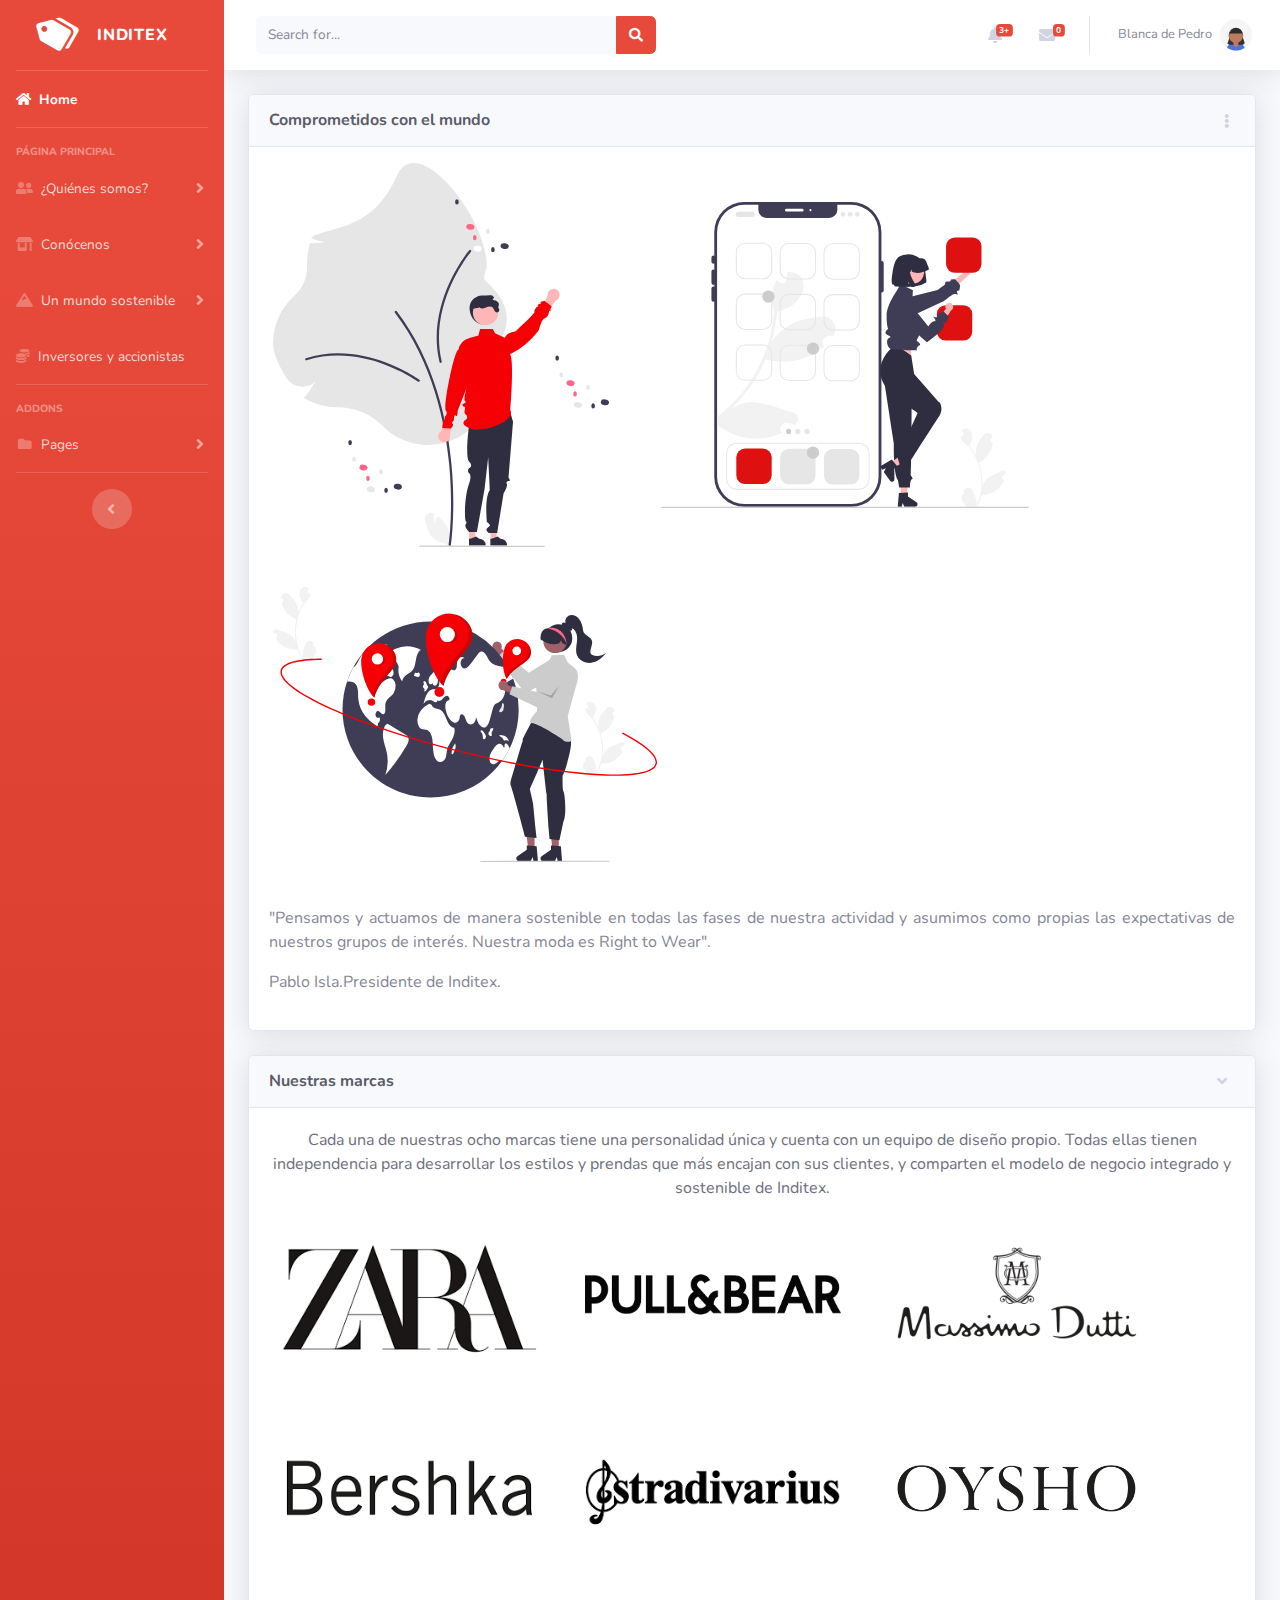
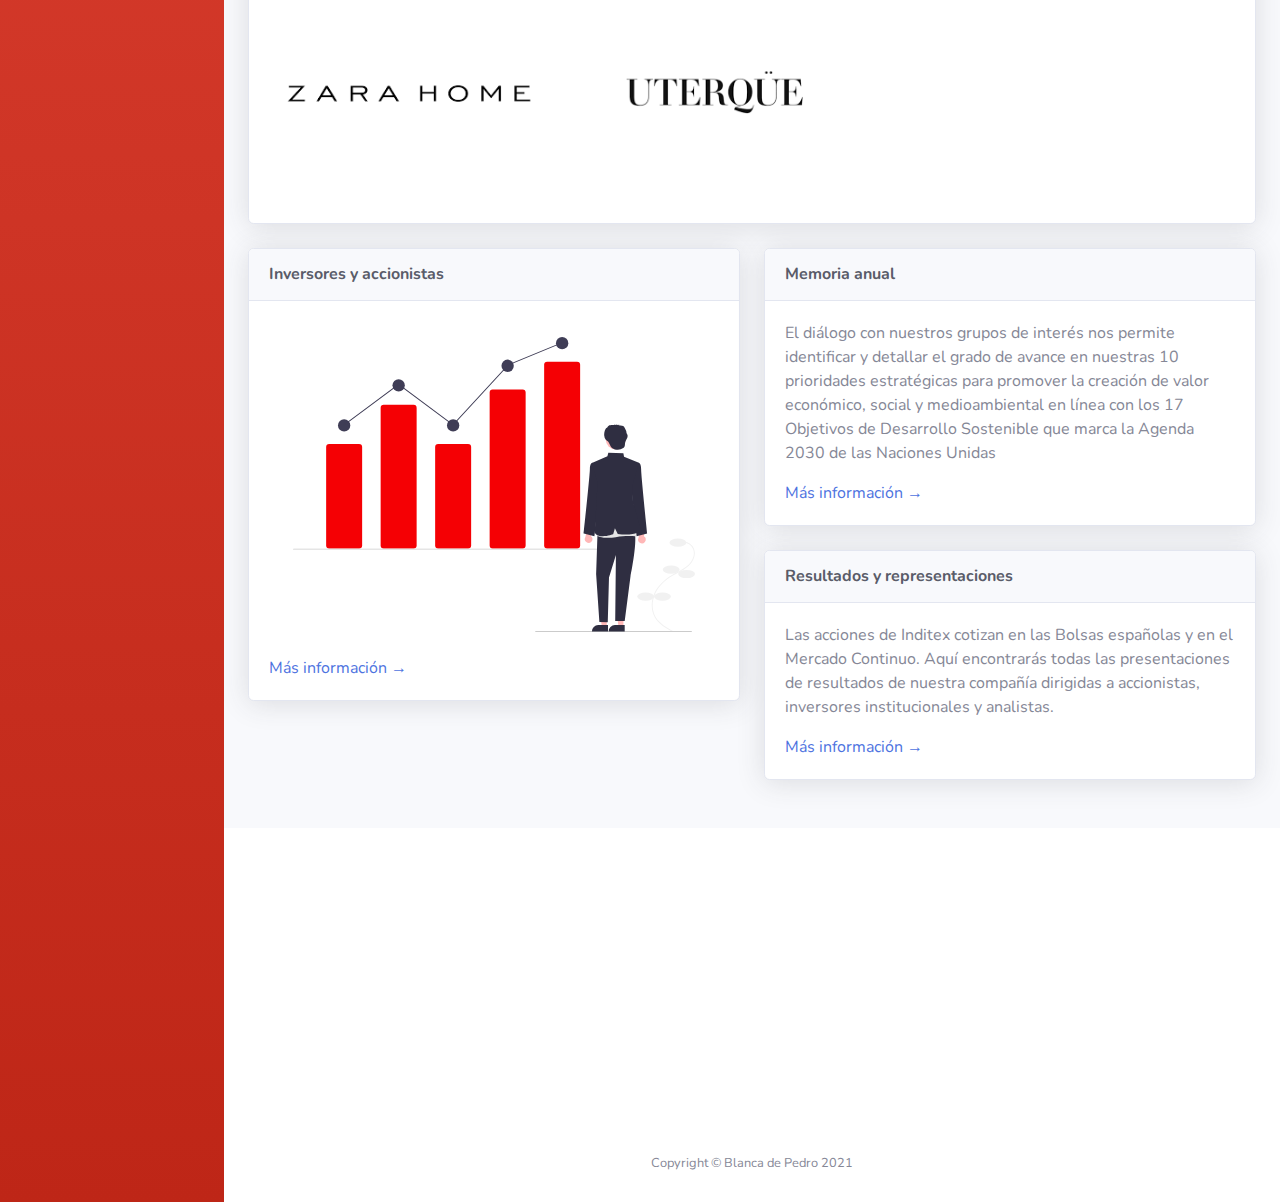
<file: index.html>
<!DOCTYPE html>
<html lang="en">

<head>

    <meta charset="utf-8">
    <meta http-equiv="X-UA-Compatible" content="IE=edge">
    <meta name="viewport" content="width=device-width, initial-scale=1, shrink-to-fit=no">
    <meta name="description" content="">
    <meta name="author" content="">

    <title>Blanca de Pedro ~ Inditex</title>
    <link rel="shortcut icon" type="image/x-icon" href="img/favicon.ico">

    <!-- Custom fonts for this template-->
    <link href="vendor/fontawesome-free/css/all.min.css" rel="stylesheet" type="text/css">
    <link
        href="https://fonts.googleapis.com/css?family=Nunito:200,200i,300,300i,400,400i,600,600i,700,700i,800,800i,900,900i"
        rel="stylesheet">

    <!-- Custom styles for this template-->
    <link href="css/sb-admin-2.min.css" rel="stylesheet">

</head>

<body id="page-top">

    <!-- Page Wrapper -->
    <div id="wrapper">

        <!-- Sidebar -->
        <ul class="navbar-nav bg-gradient-danger sidebar sidebar-dark accordion" id="accordionSidebar">

            <!-- Sidebar - Brand -->
            <a class="sidebar-brand d-flex align-items-center justify-content-center" href="index.html">
                <div class="sidebar-brand-icon rotate-n-15">
                    <i class="fas fa-tags"></i>
                </div>
                <div class="sidebar-brand-text mx-3">Inditex</div>
            </a>

            <!-- Divider -->
            <hr class="sidebar-divider my-0">

            <!-- Nav Item - Dashboard -->
            <li class="nav-item active">
                <a class="nav-link" href="index.html">
                    <i class="fas fa-home"></i>
                    <span>Home</span></a>
            </li>

            <!-- Divider -->
            <hr class="sidebar-divider">

            <!-- Heading -->
            <div class="sidebar-heading">
                Página principal
            </div>

            <!-- Nav Item - ¿Quiénes somos? Menu -->
            <li class="nav-item">
                <a class="nav-link collapsed" href="#" data-toggle="collapse" data-target="#collapseOne"
                    aria-expanded="true" aria-controls="collapseUOne">
                    <i class="fas fa-user-friends"></i>
                    <span>¿Quiénes somos?</span>
                </a>
                <div id="collapseOne" class="collapse" aria-labelledby="headingOne"
                    data-parent="#accordionSidebar">
                    <div class="bg-white py-2 collapse-inner rounded">
                        <a class="collapse-item" href="inditex-en-el-mundo.html">Inditex en el mundo</a>
                        <a class="collapse-item" href="consejo-de-administracion.html">Consejo de administración</a>
                        <a class="collapse-item" href="nuestra-historia.html">Nuestra historia</a>
                    </div>
                </div>
            </li>

            <!-- Nav Item - Pages Grupos de la marca Menu -->
            <!-- Uterqüe, Massimo Dutti, Zara, Stradivarius, Pull & Bear, Bershka, Oysho, Zara Home -->
            <li class="nav-item">
                <a class="nav-link collapsed" href="#" data-toggle="collapse" data-target="#collapseTwo"
                    aria-expanded="true" aria-controls="collapseTwo">
                    <i class="fas fa-store-alt"></i>
                    <span>Conócenos</span>
                </a>
                <div id="collapseTwo" class="collapse" aria-labelledby="headingTwo" data-parent="#accordionSidebar">
                    <div class="bg-white py-2 collapse-inner rounded">
                        <h6 class="collapse-header">Grupos de la marca:</h6>
                        <a a target="_blank" class="collapse-item" href="https://www.uterque.com/">Uterqüe</a>
                        <a a target="_blank" class="collapse-item" href="https://www.massimodutti.com/es">Massimo Dutti</a>
                        <a a target="_blank"class="collapse-item" href="https://www.zara.com/es/">Zara</a>
                        <a a target="_blank"class="collapse-item" href="https://www.stradivarius.com/es/">Stradivarius</a>
                        <a a target="_blank" class="collapse-item" href="https://www.pullandbear.com/es/">Pull & Bear</a>
                        <a a target="_blank" class="collapse-item" href="https://www.bershka.com/es/">Bershka</a>
                        <a a target="_blank"class="collapse-item" href="https://www.oysho.com/es/">Oysho</a>
                        <a a target="_blank" class="collapse-item" href="https://www.zarahome.com/es/">Zara Home</a>
                    </div>
                </div>
            </li>

            <!-- Nav Item - Por un mundo sostenible Menu -->
            <li class="nav-item">
                <a class="nav-link collapsed" href="#" data-toggle="collapse" data-target="#collapseThree"
                    aria-expanded="true" aria-controls="collapseThree">
                    <i class="fas fa-mountain"></i>
                    <span>Un mundo sostenible</span>
                </a>
                <div id="collapseThree" class="collapse" aria-labelledby="headingThree"
                    data-parent="#accordionSidebar">
                    <div class="bg-white py-2 collapse-inner rounded">
                        <h6 class="collapse-header">Comprometidos:</h6>
                        <a class="collapse-item" href="con-las-personas.html">Con las personas</a>
                        <a class="collapse-item" href="con-el-medio-ambiente.html">Con el medio ambiente</a>
                    </div>
                </div>
            </li>

             <!-- Nav Item - Inversores Menu -->
            <li class="nav-item">
                <a class="nav-link" href="inversores-y-accionistas.html">
                    <i class="fas fa-coins"></i>
                    <span>Inversores y accionistas</span></a>
            </li>
           

            <!-- Divider -->
            <hr class="sidebar-divider">

            <!-- Heading -->
            <div class="sidebar-heading">
                Addons
            </div>

            <!-- Nav Item - Pages Collapse Menu -->
            <li class="nav-item">
                <a class="nav-link collapsed" href="#" data-toggle="collapse" data-target="#collapsePages"
                    aria-expanded="true" aria-controls="collapsePages">
                    <i class="fas fa-fw fa-folder"></i>
                    <span>Pages</span>
                </a>
                <div id="collapsePages" class="collapse" aria-labelledby="headingPages" data-parent="#accordionSidebar">
                    <div class="bg-white py-2 collapse-inner rounded">
                        <h6 class="collapse-header">Login Screens:</h6>
                        <a class="collapse-item" href="login.html">Login</a>
                        <a class="collapse-item" href="register.html">Register</a>
                        <a class="collapse-item" href="unete-a-nosotros.html">Únete a nosotros</a>
                    </div>
                </div>
            </li>


            <!-- Divider -->
            <hr class="sidebar-divider d-none d-md-block">

            <!-- Sidebar Toggler (Sidebar) -->
            <div class="text-center d-none d-md-inline">
                <button class="rounded-circle border-0" id="sidebarToggle"></button>
            </div>

        </ul>
        <!-- End of Sidebar -->

        <!-- Content Wrapper -->
        <div id="content-wrapper" class="d-flex flex-column">

            <!-- Main Content -->
            <div id="content">

                <!-- Topbar -->
                <nav class="navbar navbar-expand navbar-light bg-white topbar mb-4 static-top shadow">

                    <!-- Sidebar Toggle (Topbar) -->
                    <button id="sidebarToggleTop" class="btn btn-link d-md-none rounded-circle mr-3">
                        <i class="fa fa-bars"></i>
                    </button>

                    <!-- Topbar Search -->
                    <form
                        class="d-none d-sm-inline-block form-inline mr-auto ml-md-3 my-2 my-md-0 mw-100 navbar-search">
                        <div class="input-group">
                            <input type="text" class="form-control bg-light border-0 small" placeholder="Search for..."
                                aria-label="Search" aria-describedby="basic-addon2">
                            <div class="input-group-append">
                                <button class="btn btn-danger" type="button">
                                    <i class="fas fa-search fa-sm"></i>
                                </button>
                            </div>
                        </div>
                    </form>

                    <!-- Topbar Navbar -->
                    <ul class="navbar-nav ml-auto">

                        <!-- Nav Item - Search Dropdown (Visible Only XS) -->
                        <li class="nav-item dropdown no-arrow d-sm-none">
                            <a class="nav-link dropdown-toggle" href="#" id="searchDropdown" role="button"
                                data-toggle="dropdown" aria-haspopup="true" aria-expanded="false">
                                <i class="fas fa-search fa-fw"></i>
                            </a>
                            <!-- Dropdown - Messages -->
                            <div class="dropdown-menu dropdown-menu-right p-3 shadow animated--grow-in"
                                aria-labelledby="searchDropdown">
                                <form class="form-inline mr-auto w-100 navbar-search">
                                    <div class="input-group">
                                        <input type="text" class="form-control bg-light border-0 small"
                                            placeholder="Search for..." aria-label="Search"
                                            aria-describedby="basic-addon2">
                                        <div class="input-group-append">
                                            <button class="btn btn-primary" type="button">
                                                <i class="fas fa-search fa-sm"></i>
                                            </button>
                                        </div>
                                    </div>
                                </form>
                            </div>
                        </li>

                        <!-- Nav Item - Alerts -->
                        <li class="nav-item dropdown no-arrow mx-1">
                            <a class="nav-link dropdown-toggle" href="#" id="alertsDropdown" role="button"
                                data-toggle="dropdown" aria-haspopup="true" aria-expanded="false">
                                <i class="fas fa-bell fa-fw"></i>
                                <!-- Counter - Alerts -->
                                <span class="badge badge-danger badge-counter">3+</span>
                            </a>
                            <!-- Dropdown - Alerts -->
                            <div class="dropdown-list dropdown-menu dropdown-menu-right shadow animated--grow-in"
                                aria-labelledby="alertsDropdown">
                                <h6 class="dropdown-header">
                                    Alerts Center
                                </h6>
                                <a class="dropdown-item d-flex align-items-center" href="#">
                                    <div class="mr-3">
                                        <div class="icon-circle bg-secondary">
                                            <i class="fas fa-file-alt text-white"></i>
                                        </div>
                                    </div>
                                    <div>
                                        <div class="small text-gray-500">Enero 6, 2021</div>
                                        <span class="font-weight-bold">Tiene un mensaje nuevo</span>
                                    </div>
                                </a>
                                <a class="dropdown-item d-flex align-items-center" href="#">
                                    <div class="mr-3">
                                        <div class="icon-circle bg-secondary">
                                            <i class="fas fa-donate text-white"></i>
                                        </div>
                                    </div>
                                    <div>
                                        <div class="small text-gray-500">Enero 10, 2019</div>
                                        Tiene un mensaje nuevo
                                    </div>
                                </a>
                                <a class="dropdown-item d-flex align-items-center" href="#">
                                    <div class="mr-3">
                                        <div class="icon-circle bg-secondary">
                                            <i class="fas fa-exclamation-triangle text-white"></i>
                                        </div>
                                    </div>
                                    <div>
                                        <div class="small text-gray-500">Enero 16, 2019</div>
                                        Tiene un mensaje nuevo
                                    </div>
                                </a>
                                <a class="dropdown-item text-center small text-gray-500" href="#">Show All Alerts</a>
                            </div>
                        </li>

                        <!-- Nav Item - Messages -->
                        <li class="nav-item dropdown no-arrow mx-1">
                            <a class="nav-link dropdown-toggle" href="#" id="messagesDropdown" role="button"
                                data-toggle="dropdown" aria-haspopup="true" aria-expanded="false">
                                <i class="fas fa-envelope fa-fw"></i>
                                <!-- Counter - Messages -->
                                <span class="badge badge-danger badge-counter">0</span>
                            </a>
                            <!-- Dropdown - Messages -->
                            <div class="dropdown-list dropdown-menu dropdown-menu-right shadow animated--grow-in"
                                aria-labelledby="messagesDropdown">
                                <h6 class="dropdown-header">
                                    Message Center
                                </h6>
                                <a class="dropdown-item text-center small text-gray-500" href="#">Leer mensajes anteriores</a>
                            </div>
                        </li>

                        <div class="topbar-divider d-none d-sm-block"></div>

                        <!-- Nav Item - User Information -->
                        <li class="nav-item dropdown no-arrow">
                            <a class="nav-link dropdown-toggle" href="#" id="userDropdown" role="button"
                                data-toggle="dropdown" aria-haspopup="true" aria-expanded="false">
                                <span class="mr-2 d-none d-lg-inline text-gray-600 small">Blanca de Pedro</span>
                                <img class="img-profile rounded-circle"
                                    src="img/undraw_profile_1.svg">
                            </a>
                            <!-- Dropdown - User Information -->
                            <div class="dropdown-menu dropdown-menu-right shadow animated--grow-in"
                                aria-labelledby="userDropdown">
                                <a class="dropdown-item" href="#">
                                    <i class="fas fa-user fa-sm fa-fw mr-2 text-gray-400"></i>
                                    Profile
                                </a>
                                <a class="dropdown-item" href="#">
                                    <i class="fas fa-cogs fa-sm fa-fw mr-2 text-gray-400"></i>
                                    Settings
                                </a>
                                <a class="dropdown-item" href="#">
                                    <i class="fas fa-list fa-sm fa-fw mr-2 text-gray-400"></i>
                                    Activity Log
                                </a>
                                <div class="dropdown-divider"></div>
                                <a class="dropdown-item" href="#" data-toggle="modal" data-target="#logoutModal">
                                    <i class="fas fa-sign-out-alt fa-sm fa-fw mr-2 text-gray-400"></i>
                                    Logout
                                </a>
                            </div>
                        </li>

                    </ul>

                </nav>
                <!-- End of Topbar -->

                <!-- Begin Page Content -->
                <div class="container-fluid">

                    <!-- Content Row -->
                    <div class="row">
                        <!-- Area Chart --> <!-- Comprometidos con el mundo -->
                        <div class="col-xl-12 col-lg-7">
                            <div class="card shadow mb-4">
                                <!-- Card Header - Dropdown -->
                                <div class="card-header py-3 d-flex flex-row align-items-center justify-content-between">
                                    <h6 class="m-0 font-weight-bold text-dark">Comprometidos con el mundo</h6>
                                    <div class="dropdown no-arrow">
                                        <a class="dropdown-toggle" href="#" role="button" id="dropdownMenuLink"
                                            data-toggle="dropdown" aria-haspopup="true" aria-expanded="false">
                                            <i class="fas fa-ellipsis-v fa-sm fa-fw text-gray-400"></i>
                                        </a>
                                        <div class="dropdown-menu dropdown-menu-right shadow animated--fade-in"
                                            aria-labelledby="dropdownMenuLink">
                                            <div class="dropdown-header">Dropdown Header:</div>
                                            <a class="dropdown-item" href="con-las-personas.html">Con las personas</a>
                                            <a class="dropdown-item" href="con-el-medio-ambiente.html">Con el medio ambiente</a>
                                        </div>
                                    </div>
                                </div>
                                <!-- Card Body -->
                                <div>
                                    <span clas="align-content-center">
                                        <img class="img-fluid px-3 px-sm-4 mt-3 mb-4 align-content-center" style="width: 24rem;"
                                            src="img/undraw_welcoming_re_x0qo.svg" alt="...">
                                        <img class="img-fluid px-3 px-sm-4 mt-3 mb-4 align-content-center" style="width: 26rem;"
                                            src="img/undraw_home_screen_re_640d.svg" alt="...">
                                        <img class="img-fluid px-3 px-sm-4 mt-3 mb-4 align-content-center" style="width: 27rem;"
                                            src="img/undraw_world_re_768g.svg" alt="...">
                                    </span>  
                                </div>                                      
                                <div class="card-body">
                                    <p class="text-justify align-self-center">
                                        "Pensamos y actuamos de manera sostenible en todas las fases de nuestra actividad y asumimos como propias las expectativas de nuestros grupos de interés. Nuestra moda es Right to Wear".
                                    </p>
                                    <p class="text-justify text-left">
                                        Pablo Isla.Presidente de Inditex.
                                    </p>
                                </div>
                                
                            </div>
                        </div>
                    </div>
                    
                    
                    <div class="row">
                        <!-- Area Chart --> <!-- Comprometidos con el mundo -->
                        <div class="col-xl-12 col-lg-7">
                            
            
                                
                                    <div class="card shadow mb-4">
                                       <!-- Card Header - Accordion -->
                                        <a href="#collapseCardExample" class="d-block card-header py-3" data-toggle="collapse"
                                            role="button" aria-expanded="true" aria-controls="collapseCardExample">
                                            <h6 class="m-0 font-weight-bold text-dark">Nuestras marcas</h6>
                                        </a>
                                        <!-- Card Content - Collapse -->
                                        <div class="collapse show" id="collapseCardExample">
                                            <div class="card-body ">
                                                <div class="row brand-logos small-up-2 medium-up-4 align-self-center"> 
                                                    <div class="column" >
                                                        <p class="text-gray-700 text-center text-justify">Cada una de nuestras ocho marcas tiene una personalidad única y cuenta con un equipo de diseño propio. Todas ellas tienen independencia para desarrollar los estilos y prendas que más encajan con sus clientes, y comparten el modelo de negocio integrado y sostenible de Inditex.</p>
                                                    </div>
                                                    <div class="column"> 
                                                        <a href="https://www.zara.com" target="_blank" class="brand-logo">
                                                        <img class="img-fluid px-3 px-sm-4 mt-3 mb-4" style="width: 19rem;"
                                                        src="img/FotosPractica/zara.png" alt="brand logo"></a> 
                                                    </div> 
                                                    <div class="column"> 
                                                        <a href="https://www.pullandbear.com" target="_blank" class="brand-logo">
                                                        <img class="img-fluid px-3 px-sm-4 mt-3 mb-4" style="width: 19rem;"
                                                        src="img/FotosPractica/pull&bear.jpg" alt="brand logo"></a> 
                                                    </div> 
                                                    <div class="column"> 
                                                        <a href="https://www.massimodutti.com" target="_blank" class="brand-logo">
                                                        <img class="img-fluid px-3 px-sm-4 mt-3 mb-4" style="width: 19rem;"
                                                        src="img/FotosPractica/massimodutti.png" alt="brand logo"></a> 
                                                    </div> <div class="column"> 
                                                        <a href="https://www.bershka.com" target="_blank" class="brand-logo">
                                                        <img class="img-fluid px-3 px-sm-4 mt-3 mb-4" style="width: 19rem;"
                                                        src="img/FotosPractica/bershka.png" alt="brand logo"></a> 
                                                    </div> <div class="column"> 
                                                        <a href="https://www.stradivarius.com" target="_blank" class="brand-logo">
                                                        <img class="img-fluid px-3 px-sm-4 mt-3 mb-4" style="width: 19rem;"
                                                        src="img/FotosPractica/stradivarius.png" alt="brand logo"></a> 
                                                    </div> 
                                                    <div class="column"> 
                                                        <a href="https://www.oysho.com" target="_blank" class="brand-logo">
                                                        <img class="img-fluid px-3 px-sm-4 mt-3 mb-4" style="width: 19rem;"
                                                        src="img/FotosPractica/oysho.png" alt="brand logo"></a> 
                                                    </div> 
                                                    <div class="column align-content-center"> 
                                                        <a href="https://www.zarahome.com" target="_blank" class="brand-logo">
                                                        <img class="img-fluid px-3 px-sm-4 mt-3 mb-4" style="width: 19rem;" 
                                                        src="img/FotosPractica/zarahome.png" alt="brand logo"></a> 
                                                    </div> 
                                                    <div class="column align-content-center"> 
                                                        <a href="https://www.uterque.com" target="_blank" class="brand-logo">
                                                        <img class="img-fluid px-3 px-sm-4 mt-3 mb-4" style="width: 19rem;" 
                                                        src="img/FotosPractica/uterque.png" alt="brand logo"></a> 
                                                    </div> 
                                                </div>
                                            </div>
                                        </div>
                                    </div>
                                
                            
                        </div>
                    </div>


                    <!-- Content Row -->
                    <div class="row">

                        <!-- Content Column -->
                        <div class="col-lg-6 mb-4">

                            <!-- Illustrations -->
                            <div class="card shadow mb-4">
                                <div class="card-header py-3">
                                    <h6 class="m-0 font-weight-bold text-dark">Inversores y accionistas</h6>
                                </div>
                                <div class="card-body">
                                    <div class="text-center">
                                        <img class="img-fluid px-3 px-sm-4 mt-3 mb-4" style="width: 31rem;"
                                            src="img/undraw_investing_re_bov7.svg" alt="...">
                                    </div>
                                    <a target="_blank" rel="nofollow" href="inversores-y-accionistas.html">Más información &rarr;</a>
                                </div>
                            </div>

                        </div>

                        <div class="col-lg-6 mb-4">


                            <!-- Approach -->
                            <div class="card shadow mb-4">
                                <div class="card-header py-3">
                                    <h6 class="m-0 font-weight-bold text-dark">Memoria anual</h6>
                                </div>
                                <div class="card-body">
                                    <p>El diálogo con nuestros grupos de interés nos permite identificar y detallar el grado de avance en nuestras 10 prioridades estratégicas para promover la creación de valor económico, social y medioambiental en línea con los 17 Objetivos de Desarrollo Sostenible que marca la Agenda 2030 de las Naciones Unidas
                                    </p>
                                    <a target="_blank" rel="nofollow" href="https://static.inditex.com/annual_report_2020/">Más información &rarr;</a>
                                </div>
                            </div>

                             <!-- Approach 2 -->
                            <div class="card shadow mb-4">
                                <div class="card-header py-3">
                                    <h6 class="m-0 font-weight-bold text-dark">Resultados y representaciones</h6>
                                </div>
                                <div class="card-body">
                                    <p>Las acciones de Inditex cotizan en las Bolsas españolas y en el Mercado Continuo. Aquí encontrarás todas las presentaciones de resultados de nuestra compañía dirigidas a accionistas, inversores institucionales y analistas.</p>
                                    <a target="_blank" rel="nofollow" href="https://www.inditex.com/inversores/relacion-con-inversores/resultados-y-presentaciones">Más información &rarr;</a>
                                </div>
                            </div>

                        </div>
                    </div>

                </div>
                <!-- /.container-fluid -->

            </div>
            <!-- End of Main Content -->

            <!-- Footer -->
            <footer class="sticky-footer bg-white">
                <div class="container my-auto">
                    <iframe src="https://maps.google.com/maps?q=arteijo,%20sede%20inditex&t=&z=13&ie=UTF8&iwloc=&output=embed" frameborder="0" style="border:0; width: 100%; height: 290px;" allowfullscreen=""></iframe>
                    <div class="copyright text-center my-auto">
                        <span>Copyright &copy; Blanca de Pedro 2021</span>
                    </div>
                </div>
            </footer>
            <!-- End of Footer -->

        </div>
        <!-- End of Content Wrapper -->

    </div>
    <!-- End of Page Wrapper -->

    <!-- Scroll to Top Button-->
    <a class="scroll-to-top rounded" href="#page-top">
        <i class="fas fa-angle-up"></i>
    </a>

    <!-- Logout Modal-->
    <div class="modal fade" id="logoutModal" tabindex="-1" role="dialog" aria-labelledby="exampleModalLabel"
        aria-hidden="true">
        <div class="modal-dialog" role="document">
            <div class="modal-content">
                <div class="modal-header">
                    <h5 class="modal-title" id="exampleModalLabel">Ready to Leave?</h5>
                    <button class="close" type="button" data-dismiss="modal" aria-label="Close">
                        <span aria-hidden="true">×</span>
                    </button>
                </div>
                <div class="modal-body">Select "Logout" below if you are ready to end your current session.</div>
                <div class="modal-footer">
                    <button class="btn btn-secondary" type="button" data-dismiss="modal">Cancel</button>
                    <a class="btn btn-primary" href="login.html">Logout</a>
                </div>
            </div>
        </div>
    </div>

    <!-- Bootstrap core JavaScript-->
    <script src="vendor/jquery/jquery.min.js"></script>
    <script src="vendor/bootstrap/js/bootstrap.bundle.min.js"></script>

    <!-- Core plugin JavaScript-->
    <script src="vendor/jquery-easing/jquery.easing.min.js"></script>

    <!-- Custom scripts for all pages-->
    <script src="js/sb-admin-2.min.js"></script>

    <!-- Page level plugins -->
    <script src="vendor/chart.js/Chart.min.js"></script>

    <!-- Page level custom scripts -->
    <script src="js/demo/chart-bar-demo.js"></script>
    <script src="js/demo/chart-pie-demo.js"></script>

</body>

</html>
</file>
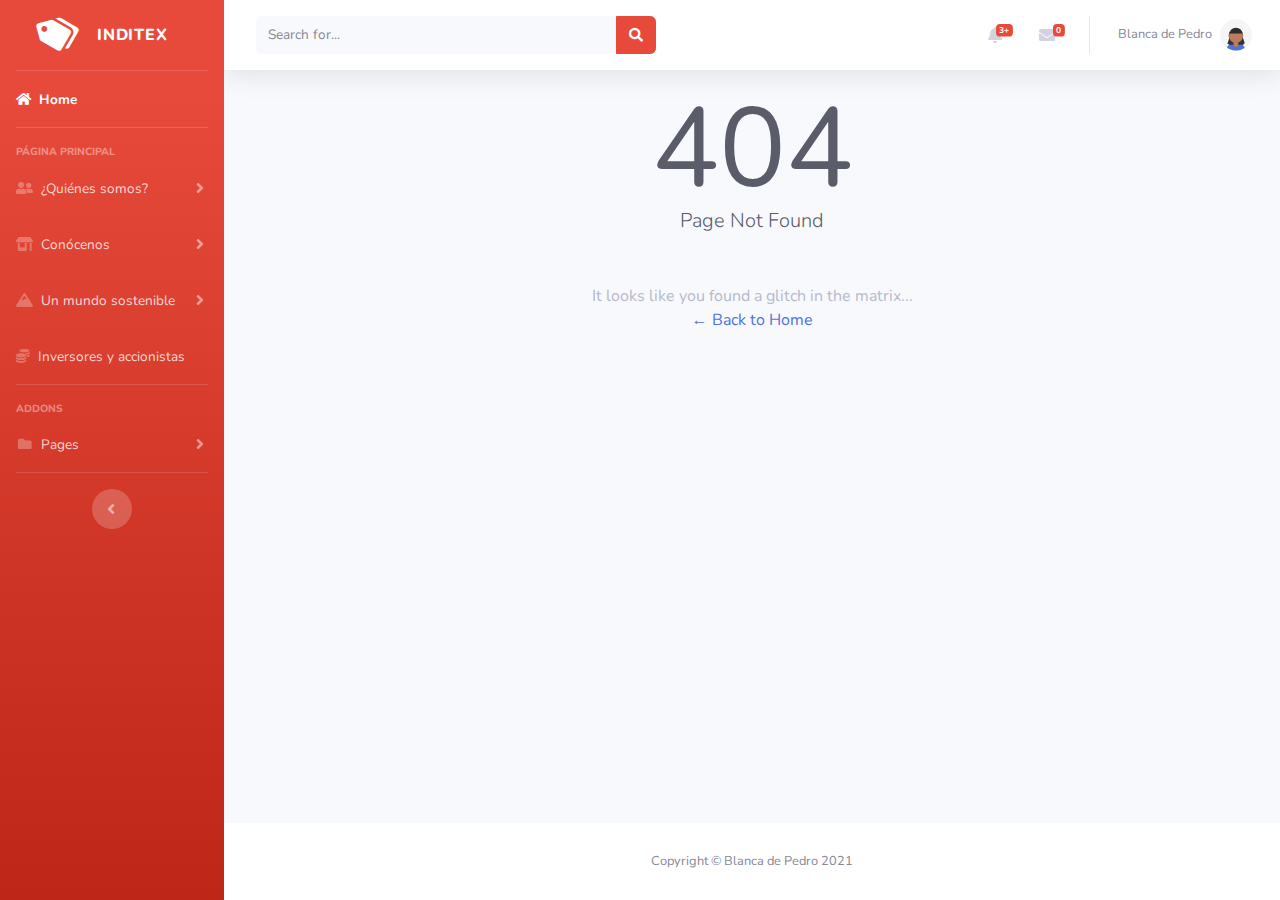
<file: blank.html>
<!DOCTYPE html>
<html lang="en">

<head>

    <meta charset="utf-8">
    <meta http-equiv="X-UA-Compatible" content="IE=edge">
    <meta name="viewport" content="width=device-width, initial-scale=1, shrink-to-fit=no">
    <meta name="description" content="">
    <meta name="author" content="">

    <title>Blanca de Pedro ~ Inditex</title>
    <link rel="shortcut icon" type="image/x-icon" href="img/favicon.ico">

    <!-- Custom fonts for this template-->
    <link href="vendor/fontawesome-free/css/all.min.css" rel="stylesheet" type="text/css">
    <link
        href="https://fonts.googleapis.com/css?family=Nunito:200,200i,300,300i,400,400i,600,600i,700,700i,800,800i,900,900i"
        rel="stylesheet">

    <!-- Custom styles for this template-->
    <link href="css/sb-admin-2.min.css" rel="stylesheet">

</head>

<body id="page-top">

    <!-- Page Wrapper -->
    <div id="wrapper">

        <!-- Sidebar -->
        <ul class="navbar-nav bg-gradient-danger sidebar sidebar-dark accordion" id="accordionSidebar">

            <!-- Sidebar - Brand -->
            <a class="sidebar-brand d-flex align-items-center justify-content-center" href="index.html">
                <div class="sidebar-brand-icon rotate-n-15">
                    <i class="fas fa-tags"></i>
                </div>
                <div class="sidebar-brand-text mx-3">Inditex</div>
            </a>

            <!-- Divider -->
            <hr class="sidebar-divider my-0">

            <!-- Nav Item - Dashboard -->
            <li class="nav-item active">
                <a class="nav-link" href="index.html">
                    <i class="fas fa-home"></i>
                    <span>Home</span></a>
            </li>

            <!-- Divider -->
            <hr class="sidebar-divider">

            <!-- Heading -->
            <div class="sidebar-heading">
                Página principal
            </div>

            <!-- Nav Item - ¿Quiénes somos? Menu -->
            <li class="nav-item">
                <a class="nav-link collapsed" href="#" data-toggle="collapse" data-target="#collapseOne"
                    aria-expanded="true" aria-controls="collapseUOne">
                    <i class="fas fa-user-friends"></i>
                    <span>¿Quiénes somos?</span>
                </a>
                <div id="collapseOne" class="collapse" aria-labelledby="headingOne"
                    data-parent="#accordionSidebar">
                    <div class="bg-white py-2 collapse-inner rounded">
                        <a class="collapse-item" href="inditex-en-el-mundo.html">Inditex en el mundo</a>
                        <a class="collapse-item" href="consejo-de-administracion.html">Consejo de administración</a>
                        <a class="collapse-item" href="nuestra-historia.html">Nuestra historia</a>
                    </div>
                </div>
            </li>

            <!-- Nav Item - Pages Grupos de la marca Menu -->
            <!-- Uterqüe, Massimo Dutti, Zara, Stradivarius, Pull & Bear, Bershka, Oysho, Zara Home -->
            <li class="nav-item">
                <a class="nav-link collapsed" href="#" data-toggle="collapse" data-target="#collapseTwo"
                    aria-expanded="true" aria-controls="collapseTwo">
                    <i class="fas fa-store-alt"></i>
                    <span>Conócenos</span>
                </a>
                <div id="collapseTwo" class="collapse" aria-labelledby="headingTwo" data-parent="#accordionSidebar">
                    <div class="bg-white py-2 collapse-inner rounded">
                        <h6 class="collapse-header">Grupos de la marca:</h6>
                        <a a target="_blank" class="collapse-item" href="https://www.uterque.com/">Uterqüe</a>
                        <a a target="_blank" class="collapse-item" href="https://www.massimodutti.com/es">Massimo Dutti</a>
                        <a a target="_blank"class="collapse-item" href="https://www.zara.com/es/">Zara</a>
                        <a a target="_blank"class="collapse-item" href="https://www.stradivarius.com/es/">Stradivarius</a>
                        <a a target="_blank" class="collapse-item" href="https://www.pullandbear.com/es/">Pull & Bear</a>
                        <a a target="_blank" class="collapse-item" href="https://www.bershka.com/es/">Bershka</a>
                        <a a target="_blank"class="collapse-item" href="https://www.oysho.com/es/">Oysho</a>
                        <a a target="_blank" class="collapse-item" href="https://www.zarahome.com/es/">Zara Home</a>
                    </div>
                </div>
            </li>

            <!-- Nav Item - Por un mundo sostenible Menu -->
            <li class="nav-item">
                <a class="nav-link collapsed" href="#" data-toggle="collapse" data-target="#collapseThree"
                    aria-expanded="true" aria-controls="collapseThree">
                    <i class="fas fa-mountain"></i>
                    <span>Un mundo sostenible</span>
                </a>
                <div id="collapseThree" class="collapse" aria-labelledby="headingThree"
                    data-parent="#accordionSidebar">
                    <div class="bg-white py-2 collapse-inner rounded">
                        <h6 class="collapse-header">Comprometidos:</h6>
                        <a class="collapse-item" href="con-las-personas.html">Con las personas</a>
                        <a class="collapse-item" href="con-el-medio-ambiente.html">Con el medio ambiente</a>
                    </div>
                </div>
            </li>

             <!-- Nav Item - Inversores Menu -->
            <li class="nav-item">
                <a class="nav-link" href="inversores-y-accionistas.html">
                    <i class="fas fa-coins"></i>
                    <span>Inversores y accionistas</span></a>
            </li>
           

            <!-- Divider -->
            <hr class="sidebar-divider">

            <!-- Heading -->
            <div class="sidebar-heading">
                Addons
            </div>

            <!-- Nav Item - Pages Collapse Menu -->
            <li class="nav-item">
                <a class="nav-link collapsed" href="#" data-toggle="collapse" data-target="#collapsePages"
                    aria-expanded="true" aria-controls="collapsePages">
                    <i class="fas fa-fw fa-folder"></i>
                    <span>Pages</span>
                </a>
                <div id="collapsePages" class="collapse" aria-labelledby="headingPages" data-parent="#accordionSidebar">
                    <div class="bg-white py-2 collapse-inner rounded">
                        <h6 class="collapse-header">Login Screens:</h6>
                        <a class="collapse-item" href="login.html">Login</a>
                        <a class="collapse-item" href="register.html">Register</a>
                        <a class="collapse-item" href="unete-a-nosotros.html">Únete a nosotros</a>
                    </div>
                </div>
            </li>


            <!-- Divider -->
            <hr class="sidebar-divider d-none d-md-block">

            <!-- Sidebar Toggler (Sidebar) -->
            <div class="text-center d-none d-md-inline">
                <button class="rounded-circle border-0" id="sidebarToggle"></button>
            </div>

        </ul>
        <!-- End of Sidebar -->

        <!-- Content Wrapper -->
        <div id="content-wrapper" class="d-flex flex-column">

            <!-- Main Content -->
            <div id="content">

                <!-- Topbar -->
                <nav class="navbar navbar-expand navbar-light bg-white topbar mb-4 static-top shadow">

                    <!-- Sidebar Toggle (Topbar) -->
                    <button id="sidebarToggleTop" class="btn btn-link d-md-none rounded-circle mr-3">
                        <i class="fa fa-bars"></i>
                    </button>

                    <!-- Topbar Search -->
                    <form
                        class="d-none d-sm-inline-block form-inline mr-auto ml-md-3 my-2 my-md-0 mw-100 navbar-search">
                        <div class="input-group">
                            <input type="text" class="form-control bg-light border-0 small" placeholder="Search for..."
                                aria-label="Search" aria-describedby="basic-addon2">
                            <div class="input-group-append">
                                <button class="btn btn-danger" type="button">
                                    <i class="fas fa-search fa-sm"></i>
                                </button>
                            </div>
                        </div>
                    </form>

                    <!-- Topbar Navbar -->
                    <ul class="navbar-nav ml-auto">

                        <!-- Nav Item - Search Dropdown (Visible Only XS) -->
                        <li class="nav-item dropdown no-arrow d-sm-none">
                            <a class="nav-link dropdown-toggle" href="#" id="searchDropdown" role="button"
                                data-toggle="dropdown" aria-haspopup="true" aria-expanded="false">
                                <i class="fas fa-search fa-fw"></i>
                            </a>
                            <!-- Dropdown - Messages -->
                            <div class="dropdown-menu dropdown-menu-right p-3 shadow animated--grow-in"
                                aria-labelledby="searchDropdown">
                                <form class="form-inline mr-auto w-100 navbar-search">
                                    <div class="input-group">
                                        <input type="text" class="form-control bg-light border-0 small"
                                            placeholder="Search for..." aria-label="Search"
                                            aria-describedby="basic-addon2">
                                        <div class="input-group-append">
                                            <button class="btn btn-primary" type="button">
                                                <i class="fas fa-search fa-sm"></i>
                                            </button>
                                        </div>
                                    </div>
                                </form>
                            </div>
                        </li>

                        <!-- Nav Item - Alerts -->
                        <li class="nav-item dropdown no-arrow mx-1">
                            <a class="nav-link dropdown-toggle" href="#" id="alertsDropdown" role="button"
                                data-toggle="dropdown" aria-haspopup="true" aria-expanded="false">
                                <i class="fas fa-bell fa-fw"></i>
                                <!-- Counter - Alerts -->
                                <span class="badge badge-danger badge-counter">3+</span>
                            </a>
                            <!-- Dropdown - Alerts -->
                            <div class="dropdown-list dropdown-menu dropdown-menu-right shadow animated--grow-in"
                                aria-labelledby="alertsDropdown">
                                <h6 class="dropdown-header">
                                    Alerts Center
                                </h6>
                                <a class="dropdown-item d-flex align-items-center" href="#">
                                    <div class="mr-3">
                                        <div class="icon-circle bg-secondary">
                                            <i class="fas fa-file-alt text-white"></i>
                                        </div>
                                    </div>
                                    <div>
                                        <div class="small text-gray-500">Enero 6, 2021</div>
                                        <span class="font-weight-bold">Tiene un mensaje nuevo</span>
                                    </div>
                                </a>
                                <a class="dropdown-item d-flex align-items-center" href="#">
                                    <div class="mr-3">
                                        <div class="icon-circle bg-secondary">
                                            <i class="fas fa-donate text-white"></i>
                                        </div>
                                    </div>
                                    <div>
                                        <div class="small text-gray-500">Enero 10, 2019</div>
                                        Tiene un mensaje nuevo
                                    </div>
                                </a>
                                <a class="dropdown-item d-flex align-items-center" href="#">
                                    <div class="mr-3">
                                        <div class="icon-circle bg-secondary">
                                            <i class="fas fa-exclamation-triangle text-white"></i>
                                        </div>
                                    </div>
                                    <div>
                                        <div class="small text-gray-500">Enero 16, 2019</div>
                                        Tiene un mensaje nuevo
                                    </div>
                                </a>
                                <a class="dropdown-item text-center small text-gray-500" href="#">Show All Alerts</a>
                            </div>
                        </li>

                        <!-- Nav Item - Messages -->
                        <li class="nav-item dropdown no-arrow mx-1">
                            <a class="nav-link dropdown-toggle" href="#" id="messagesDropdown" role="button"
                                data-toggle="dropdown" aria-haspopup="true" aria-expanded="false">
                                <i class="fas fa-envelope fa-fw"></i>
                                <!-- Counter - Messages -->
                                <span class="badge badge-danger badge-counter">0</span>
                            </a>
                            <!-- Dropdown - Messages -->
                            <div class="dropdown-list dropdown-menu dropdown-menu-right shadow animated--grow-in"
                                aria-labelledby="messagesDropdown">
                                <h6 class="dropdown-header">
                                    Message Center
                                </h6>
                                <a class="dropdown-item text-center small text-gray-500" href="#">Leer mensajes anteriores</a>
                            </div>
                        </li>

                        <div class="topbar-divider d-none d-sm-block"></div>

                        <!-- Nav Item - User Information -->
                        <li class="nav-item dropdown no-arrow">
                            <a class="nav-link dropdown-toggle" href="#" id="userDropdown" role="button"
                                data-toggle="dropdown" aria-haspopup="true" aria-expanded="false">
                                <span class="mr-2 d-none d-lg-inline text-gray-600 small">Blanca de Pedro</span>
                                <img class="img-profile rounded-circle"
                                    src="img/undraw_profile_1.svg">
                            </a>
                            <!-- Dropdown - User Information -->
                            <div class="dropdown-menu dropdown-menu-right shadow animated--grow-in"
                                aria-labelledby="userDropdown">
                                <a class="dropdown-item" href="#">
                                    <i class="fas fa-user fa-sm fa-fw mr-2 text-gray-400"></i>
                                    Profile
                                </a>
                                <a class="dropdown-item" href="#">
                                    <i class="fas fa-cogs fa-sm fa-fw mr-2 text-gray-400"></i>
                                    Settings
                                </a>
                                <a class="dropdown-item" href="#">
                                    <i class="fas fa-list fa-sm fa-fw mr-2 text-gray-400"></i>
                                    Activity Log
                                </a>
                                <div class="dropdown-divider"></div>
                                <a class="dropdown-item" href="#" data-toggle="modal" data-target="#logoutModal">
                                    <i class="fas fa-sign-out-alt fa-sm fa-fw mr-2 text-gray-400"></i>
                                    Logout
                                </a>
                            </div>
                        </li>

                    </ul>

                </nav>
                <!-- End of Topbar -->

                <!-- Begin Page Content -->
                <div class="container-fluid">
                    
                    <!-- 404 Error Text -->
                    <div class="text-center">
                        <div class="error mx-auto" data-text="404">404</div>
                        <p class="lead text-gray-800 mb-5">Page Not Found</p>
                        <p class="text-gray-500 mb-0">It looks like you found a glitch in the matrix...</p>
                        <a href="index.html">&larr; Back to Home</a>
                    </div>
            
                </div>
                <!-- /.container-fluid -->

            </div>
            <!-- End of Main Content -->

            <!-- Footer -->
            <footer class="sticky-footer bg-white">
                <div class="container my-auto">
                    <div class="copyright text-center my-auto">
                        <span>Copyright &copy; Blanca de Pedro 2021</span>
                    </div>
                </div>
            </footer>
            <!-- End of Footer -->

        </div>
        <!-- End of Content Wrapper -->

    </div>
    <!-- End of Page Wrapper -->

    <!-- Scroll to Top Button-->
    <a class="scroll-to-top rounded" href="#page-top">
        <i class="fas fa-angle-up"></i>
    </a>

    <!-- Logout Modal-->
    <div class="modal fade" id="logoutModal" tabindex="-1" role="dialog" aria-labelledby="exampleModalLabel"
        aria-hidden="true">
        <div class="modal-dialog" role="document">
            <div class="modal-content">
                <div class="modal-header">
                    <h5 class="modal-title" id="exampleModalLabel">Ready to Leave?</h5>
                    <button class="close" type="button" data-dismiss="modal" aria-label="Close">
                        <span aria-hidden="true">×</span>
                    </button>
                </div>
                <div class="modal-body">Select "Logout" below if you are ready to end your current session.</div>
                <div class="modal-footer">
                    <button class="btn btn-secondary" type="button" data-dismiss="modal">Cancel</button>
                    <a class="btn btn-primary" href="login.html">Logout</a>
                </div>
            </div>
        </div>
    </div>

    <!-- Bootstrap core JavaScript-->
    <script src="vendor/jquery/jquery.min.js"></script>
    <script src="vendor/bootstrap/js/bootstrap.bundle.min.js"></script>

    <!-- Core plugin JavaScript-->
    <script src="vendor/jquery-easing/jquery.easing.min.js"></script>

    <!-- Custom scripts for all pages-->
    <script src="js/sb-admin-2.min.js"></script>

    <!-- Page level plugins -->
    <script src="vendor/chart.js/Chart.min.js"></script>

    <!-- Page level custom scripts -->
    <script src="js/demo/chart-bar-demo.js"></script>
    <script src="js/demo/chart-pie-demo.js"></script>

</body>

</html>
</file>
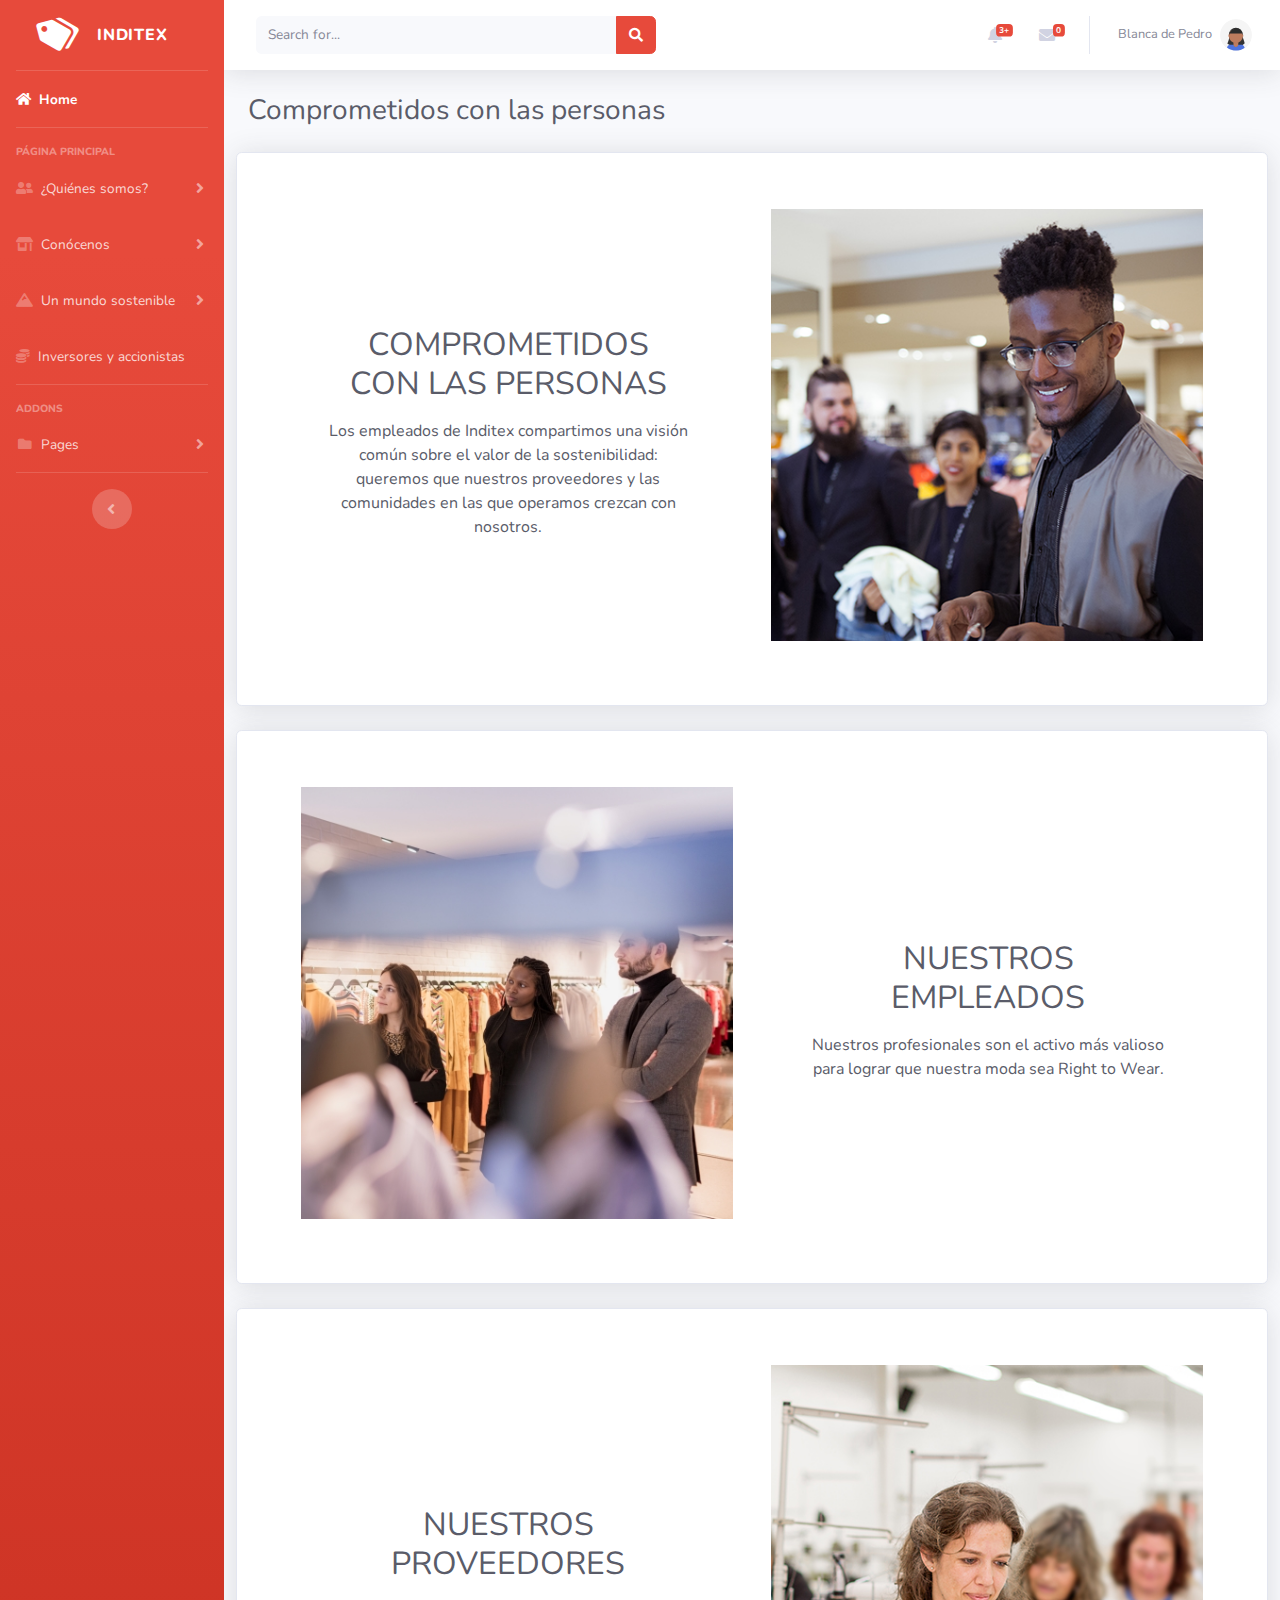
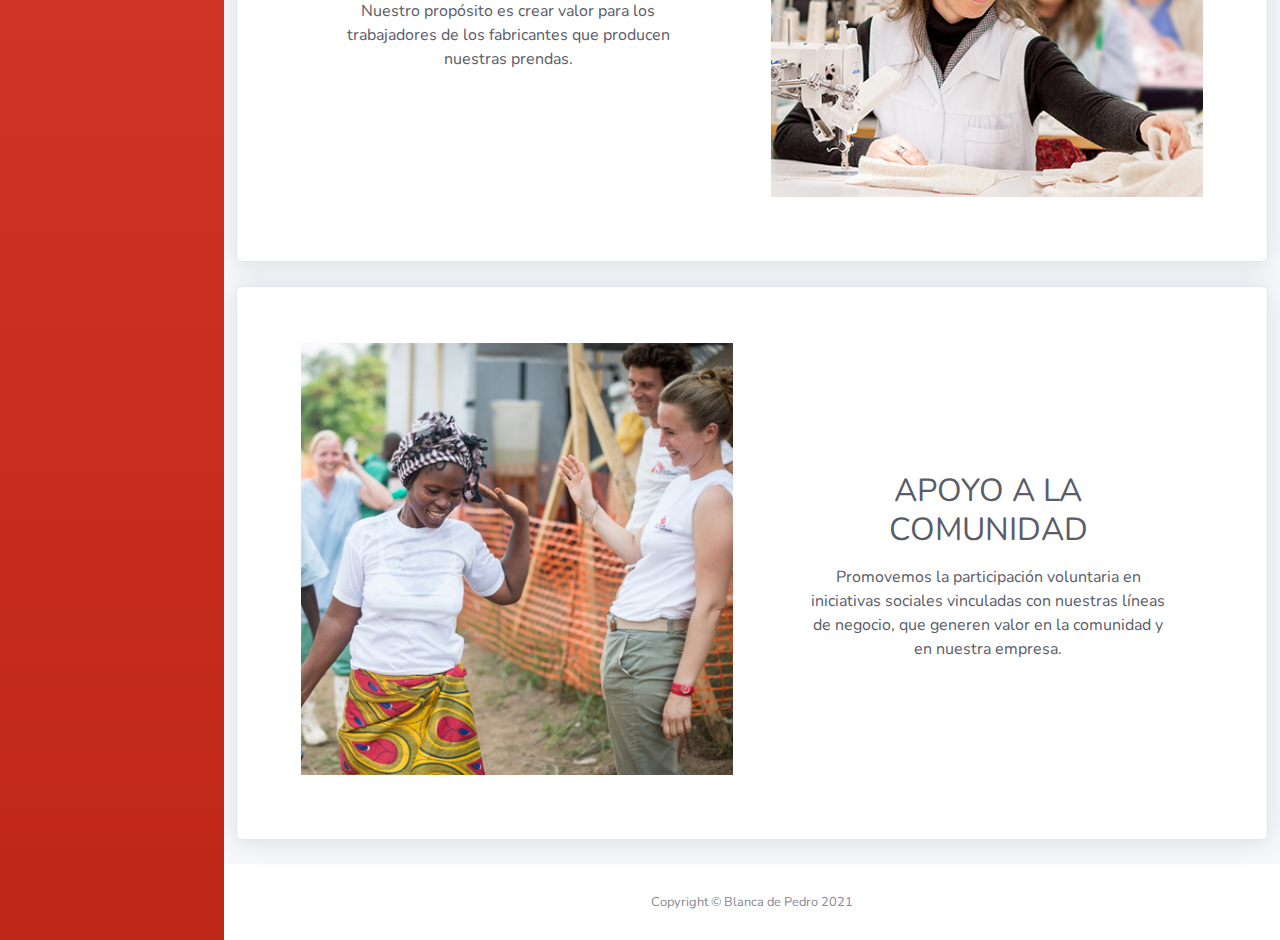
<file: con-las-personas.html>
<!DOCTYPE html>
<html lang="en">

<head>

    <meta charset="utf-8">
    <meta http-equiv="X-UA-Compatible" content="IE=edge">
    <meta name="viewport" content="width=device-width, initial-scale=1, shrink-to-fit=no">
    <meta name="description" content="">
    <meta name="author" content="">

    <title>Blanca de Pedro ~ Inditex</title>
    <link rel="shortcut icon" type="image/x-icon" href="img/favicon.ico">

    <!-- Custom fonts for this template-->
    <link href="vendor/fontawesome-free/css/all.min.css" rel="stylesheet" type="text/css">
    <link
        href="https://fonts.googleapis.com/css?family=Nunito:200,200i,300,300i,400,400i,600,600i,700,700i,800,800i,900,900i"
        rel="stylesheet">

    <!-- Custom styles for this template-->
    <link href="css/sb-admin-2.min.css" rel="stylesheet">

</head>

<body id="page-top">

    <!-- Page Wrapper -->
    <div id="wrapper">

        <!-- Sidebar -->
        <ul class="navbar-nav bg-gradient-danger sidebar sidebar-dark accordion" id="accordionSidebar">

            <!-- Sidebar - Brand -->
            <a class="sidebar-brand d-flex align-items-center justify-content-center" href="index.html">
                <div class="sidebar-brand-icon rotate-n-15">
                    <i class="fas fa-tags"></i>
                </div>
                <div class="sidebar-brand-text mx-3">Inditex</div>
            </a>

            <!-- Divider -->
            <hr class="sidebar-divider my-0">

            <!-- Nav Item - Dashboard -->
            <li class="nav-item active">
                <a class="nav-link" href="index.html">
                    <i class="fas fa-home"></i>
                    <span>Home</span></a>
            </li>

            <!-- Divider -->
            <hr class="sidebar-divider">

            <!-- Heading -->
            <div class="sidebar-heading">
                Página principal
            </div>

            <!-- Nav Item - ¿Quiénes somos? Menu -->
            <li class="nav-item">
                <a class="nav-link collapsed" href="#" data-toggle="collapse" data-target="#collapseOne"
                    aria-expanded="true" aria-controls="collapseUOne">
                    <i class="fas fa-user-friends"></i>
                    <span>¿Quiénes somos?</span>
                </a>
                <div id="collapseOne" class="collapse" aria-labelledby="headingOne"
                    data-parent="#accordionSidebar">
                    <div class="bg-white py-2 collapse-inner rounded">
                        <a class="collapse-item" href="inditex-en-el-mundo.html">Inditex en el mundo</a>
                        <a class="collapse-item" href="consejo-de-administracion.html">Consejo de administración</a>
                        <a class="collapse-item" href="nuestra-historia.html">Nuestra historia</a>
                    </div>
                </div>
            </li>

            <!-- Nav Item - Pages Grupos de la marca Menu -->
            <!-- Uterqüe, Massimo Dutti, Zara, Stradivarius, Pull & Bear, Bershka, Oysho, Zara Home -->
            <li class="nav-item">
                <a class="nav-link collapsed" href="#" data-toggle="collapse" data-target="#collapseTwo"
                    aria-expanded="true" aria-controls="collapseTwo">
                    <i class="fas fa-store-alt"></i>
                    <span>Conócenos</span>
                </a>
                <div id="collapseTwo" class="collapse" aria-labelledby="headingTwo" data-parent="#accordionSidebar">
                    <div class="bg-white py-2 collapse-inner rounded">
                        <h6 class="collapse-header">Grupos de la marca:</h6>
                        <a a target="_blank" class="collapse-item" href="https://www.uterque.com/">Uterqüe</a>
                        <a a target="_blank" class="collapse-item" href="https://www.massimodutti.com/es">Massimo Dutti</a>
                        <a a target="_blank"class="collapse-item" href="https://www.zara.com/es/">Zara</a>
                        <a a target="_blank"class="collapse-item" href="https://www.stradivarius.com/es/">Stradivarius</a>
                        <a a target="_blank" class="collapse-item" href="https://www.pullandbear.com/es/">Pull & Bear</a>
                        <a a target="_blank" class="collapse-item" href="https://www.bershka.com/es/">Bershka</a>
                        <a a target="_blank"class="collapse-item" href="https://www.oysho.com/es/">Oysho</a>
                        <a a target="_blank" class="collapse-item" href="https://www.zarahome.com/es/">Zara Home</a>
                    </div>
                </div>
            </li>

            <!-- Nav Item - Por un mundo sostenible Menu -->
            <li class="nav-item">
                <a class="nav-link collapsed" href="#" data-toggle="collapse" data-target="#collapseThree"
                    aria-expanded="true" aria-controls="collapseThree">
                    <i class="fas fa-mountain"></i>
                    <span>Un mundo sostenible</span>
                </a>
                <div id="collapseThree" class="collapse" aria-labelledby="headingThree"
                    data-parent="#accordionSidebar">
                    <div class="bg-white py-2 collapse-inner rounded">
                        <h6 class="collapse-header">Comprometidos:</h6>
                        <a class="collapse-item" href="con-las-personas.html">Con las personas</a>
                        <a class="collapse-item" href="con-el-medio-ambiente.html">Con el medio ambiente</a>
                    </div>
                </div>
            </li>

             <!-- Nav Item - Inversores Menu -->
            <li class="nav-item">
                <a class="nav-link" href="inversores-y-accionistas.html">
                    <i class="fas fa-coins"></i>
                    <span>Inversores y accionistas</span></a>
            </li>
           

            <!-- Divider -->
            <hr class="sidebar-divider">

            <!-- Heading -->
            <div class="sidebar-heading">
                Addons
            </div>

            <!-- Nav Item - Pages Collapse Menu -->
            <li class="nav-item">
                <a class="nav-link collapsed" href="#" data-toggle="collapse" data-target="#collapsePages"
                    aria-expanded="true" aria-controls="collapsePages">
                    <i class="fas fa-fw fa-folder"></i>
                    <span>Pages</span>
                </a>
                <div id="collapsePages" class="collapse" aria-labelledby="headingPages" data-parent="#accordionSidebar">
                    <div class="bg-white py-2 collapse-inner rounded">
                        <h6 class="collapse-header">Login Screens:</h6>
                        <a class="collapse-item" href="login.html">Login</a>
                        <a class="collapse-item" href="register.html">Register</a>
                        <a class="collapse-item" href="unete-a-nosotros.html">Únete a nosotros</a>
                    </div>
                </div>
            </li>


            <!-- Divider -->
            <hr class="sidebar-divider d-none d-md-block">

            <!-- Sidebar Toggler (Sidebar) -->
            <div class="text-center d-none d-md-inline">
                <button class="rounded-circle border-0" id="sidebarToggle"></button>
            </div>

        </ul>
        <!-- End of Sidebar -->

        <!-- Content Wrapper -->
        <div id="content-wrapper" class="d-flex flex-column">

            <!-- Main Content -->
            <div id="content">

                <!-- Topbar -->
                <nav class="navbar navbar-expand navbar-light bg-white topbar mb-4 static-top shadow">

                    <!-- Sidebar Toggle (Topbar) -->
                    <button id="sidebarToggleTop" class="btn btn-link d-md-none rounded-circle mr-3">
                        <i class="fa fa-bars"></i>
                    </button>

                    <!-- Topbar Search -->
                    <form
                        class="d-none d-sm-inline-block form-inline mr-auto ml-md-3 my-2 my-md-0 mw-100 navbar-search">
                        <div class="input-group">
                            <input type="text" class="form-control bg-light border-0 small" placeholder="Search for..."
                                aria-label="Search" aria-describedby="basic-addon2">
                            <div class="input-group-append">
                                <button class="btn btn-danger" type="button">
                                    <i class="fas fa-search fa-sm"></i>
                                </button>
                            </div>
                        </div>
                    </form>

                    <!-- Topbar Navbar -->
                    <ul class="navbar-nav ml-auto">

                        <!-- Nav Item - Search Dropdown (Visible Only XS) -->
                        <li class="nav-item dropdown no-arrow d-sm-none">
                            <a class="nav-link dropdown-toggle" href="#" id="searchDropdown" role="button"
                                data-toggle="dropdown" aria-haspopup="true" aria-expanded="false">
                                <i class="fas fa-search fa-fw"></i>
                            </a>
                            <!-- Dropdown - Messages -->
                            <div class="dropdown-menu dropdown-menu-right p-3 shadow animated--grow-in"
                                aria-labelledby="searchDropdown">
                                <form class="form-inline mr-auto w-100 navbar-search">
                                    <div class="input-group">
                                        <input type="text" class="form-control bg-light border-0 small"
                                            placeholder="Search for..." aria-label="Search"
                                            aria-describedby="basic-addon2">
                                        <div class="input-group-append">
                                            <button class="btn btn-primary" type="button">
                                                <i class="fas fa-search fa-sm"></i>
                                            </button>
                                        </div>
                                    </div>
                                </form>
                            </div>
                        </li>

                        <!-- Nav Item - Alerts -->
                        <li class="nav-item dropdown no-arrow mx-1">
                            <a class="nav-link dropdown-toggle" href="#" id="alertsDropdown" role="button"
                                data-toggle="dropdown" aria-haspopup="true" aria-expanded="false">
                                <i class="fas fa-bell fa-fw"></i>
                                <!-- Counter - Alerts -->
                                <span class="badge badge-danger badge-counter">3+</span>
                            </a>
                            <!-- Dropdown - Alerts -->
                            <div class="dropdown-list dropdown-menu dropdown-menu-right shadow animated--grow-in"
                                aria-labelledby="alertsDropdown">
                                <h6 class="dropdown-header">
                                    Alerts Center
                                </h6>
                                <a class="dropdown-item d-flex align-items-center" href="#">
                                    <div class="mr-3">
                                        <div class="icon-circle bg-secondary">
                                            <i class="fas fa-file-alt text-white"></i>
                                        </div>
                                    </div>
                                    <div>
                                        <div class="small text-gray-500">Enero 6, 2021</div>
                                        <span class="font-weight-bold">Tiene un mensaje nuevo</span>
                                    </div>
                                </a>
                                <a class="dropdown-item d-flex align-items-center" href="#">
                                    <div class="mr-3">
                                        <div class="icon-circle bg-secondary">
                                            <i class="fas fa-donate text-white"></i>
                                        </div>
                                    </div>
                                    <div>
                                        <div class="small text-gray-500">Enero 10, 2019</div>
                                        Tiene un mensaje nuevo
                                    </div>
                                </a>
                                <a class="dropdown-item d-flex align-items-center" href="#">
                                    <div class="mr-3">
                                        <div class="icon-circle bg-secondary">
                                            <i class="fas fa-exclamation-triangle text-white"></i>
                                        </div>
                                    </div>
                                    <div>
                                        <div class="small text-gray-500">Enero 16, 2019</div>
                                        Tiene un mensaje nuevo
                                    </div>
                                </a>
                                <a class="dropdown-item text-center small text-gray-500" href="#">Show All Alerts</a>
                            </div>
                        </li>

                        <!-- Nav Item - Messages -->
                        <li class="nav-item dropdown no-arrow mx-1">
                            <a class="nav-link dropdown-toggle" href="#" id="messagesDropdown" role="button"
                                data-toggle="dropdown" aria-haspopup="true" aria-expanded="false">
                                <i class="fas fa-envelope fa-fw"></i>
                                <!-- Counter - Messages -->
                                <span class="badge badge-danger badge-counter">0</span>
                            </a>
                            <!-- Dropdown - Messages -->
                            <div class="dropdown-list dropdown-menu dropdown-menu-right shadow animated--grow-in"
                                aria-labelledby="messagesDropdown">
                                <h6 class="dropdown-header">
                                    Message Center
                                </h6>
                                <a class="dropdown-item text-center small text-gray-500" href="#">Leer mensajes anteriores</a>
                            </div>
                        </li>

                        <div class="topbar-divider d-none d-sm-block"></div>

                        <!-- Nav Item - User Information -->
                        <li class="nav-item dropdown no-arrow">
                            <a class="nav-link dropdown-toggle" href="#" id="userDropdown" role="button"
                                data-toggle="dropdown" aria-haspopup="true" aria-expanded="false">
                                <span class="mr-2 d-none d-lg-inline text-gray-600 small">Blanca de Pedro</span>
                                <img class="img-profile rounded-circle"
                                    src="img/undraw_profile_1.svg">
                            </a>
                            <!-- Dropdown - User Information -->
                            <div class="dropdown-menu dropdown-menu-right shadow animated--grow-in"
                                aria-labelledby="userDropdown">
                                <a class="dropdown-item" href="#">
                                    <i class="fas fa-user fa-sm fa-fw mr-2 text-gray-400"></i>
                                    Profile
                                </a>
                                <a class="dropdown-item" href="#">
                                    <i class="fas fa-cogs fa-sm fa-fw mr-2 text-gray-400"></i>
                                    Settings
                                </a>
                                <a class="dropdown-item" href="#">
                                    <i class="fas fa-list fa-sm fa-fw mr-2 text-gray-400"></i>
                                    Activity Log
                                </a>
                                <div class="dropdown-divider"></div>
                                <a class="dropdown-item" href="#" data-toggle="modal" data-target="#logoutModal">
                                    <i class="fas fa-sign-out-alt fa-sm fa-fw mr-2 text-gray-400"></i>
                                    Logout
                                </a>
                            </div>
                        </li>

                    </ul>

                </nav>
                <!-- End of Topbar -->

                <!-- Begin Page Content -->
                <div class="container-fluid">
                    <!-- Page Heading -->
                    <div class="d-sm-flex align-items-center justify-content-between mb-4">
                        <h1 class="h3 mb-0 text-gray-800">Comprometidos con las personas</h1>     
                    </div>
                    
                    <!-- Content Row -->
                    <div class="row">
                        <!-- Area Chart --> 
                        <div class="card shadow mb-4">
                            <div class="card-body">
                                <div class="card-body">
                                    <div class="row no-gutters align-items-center">
                                        <div class="col mr-2">
                                            <div class="text-center align-text-bottom p-5 text-dark">
                                                <h2 class="text-center text-uppercase p-2">
                                                    COMPROMETIDOS CON LAS PERSONAS</h2>
                                                Los empleados de Inditex compartimos una visión común sobre el valor de la sostenibilidad: queremos que nuestros proveedores y las comunidades en las que operamos crezcan con nosotros.
                                            </div>
                                        </div>
                                        <div class="col-xl-auto">
                                            <div class="text-right">
                                                <img class="img-fluid px-5 px-sm-4 mt-3 mb-4 align-items-lg-baseline" style="width: 30rem;" src="img/FotosPractica/Comprometidos/People.jpg" alt="...">
                                            </div>
                                        </div>
                                    </div>
                                </div>
                            </div>
                        </div>
                    </div>

                    <div class="row">
                        <!-- Area Chart --> 
                        <div class="card shadow mb-4">
                            <div class="card-body">
                                <div class="card-body">
                                    <div class="row no-gutters align-items-center">
                                        <div class="col-xl-auto">
                                            <div class="text-right">
                                                <img class="img-fluid px-5 px-sm-4 mt-3 mb-4 align-items-lg-baseline" style="width: 30rem;" src="img/FotosPractica/Comprometidos/Empleados_landing.jpg" alt="...">
                                            </div>
                                        </div>
                                        <div class="col mr-2">
                                            <div class="text-center align-text-bottom p-5 text-dark">
                                                <h2 class="text-center text-uppercase p-2">
                                                    NUESTROS EMPLEADOS</h2>
                                                Nuestros profesionales son el activo más valioso para lograr que nuestra moda sea Right to Wear.
                                            </div>
                                        </div>
                                    </div>
                                </div>
                            </div>
                        </div>
                    </div>
                    <div class="row">
                        <!-- Area Chart --> 
                        <div class="card shadow mb-4">
                            <div class="card-body">
                                <div class="card-body">
                                    <div class="row no-gutters align-items-center">
                                        <div class="col mr-2 text-center align-text-bottom">
                                            <div class="text-center align-text-bottom p-5 text-dark">
                                                <h2 class="text-center text-uppercase p-2">
                                                    NUESTROS PROVEEDORES</h2>
                                                Nuestro propósito es crear valor para los trabajadores de los fabricantes que producen nuestras prendas.
                                            </div>
                                            
                                        </div>
                                        <div class="col-xl-auto">
                                            <div class="text-right">
                                                <img class="img-fluid px-5 px-sm-4 mt-3 mb-4 align-items-lg-baseline" style="width: 30rem;" src="img/FotosPractica/Comprometidos/Our suppliers.jpg" alt="...">
                                            </div>
                                        </div>
                                    </div>
                                </div>
                            </div>
                        </div>
                    </div>

                    <div class="row">
                        <!-- Area Chart --> 
                        <div class="card shadow mb-4">
                            <div class="card-body">
                                <div class="card-body">
                                    <div class="row no-gutters align-items-center">
                                        <div class="col-xl-auto">
                                            <div class="text-right">
                                                <img class="img-fluid px-5 px-sm-4 mt-3 mb-4 align-items-lg-baseline" style="width: 30rem;" src="img/FotosPractica/Comprometidos/Apoyo a la comunidad.jpg" alt="...">
                                            </div>
                                        </div>
                                        <div class="col mr-2">
                                            <div class="text-center align-text-bottom p-5 text-dark">
                                                <h2 class="text-center text-uppercase p-2">
                                                    APOYO A LA COMUNIDAD</h2>
                                                Promovemos la participación voluntaria en iniciativas sociales vinculadas con nuestras líneas de negocio, que generen valor en la comunidad y en nuestra empresa. 
                                            </div>
                                        </div>
                                    </div>
                                </div>
                            </div>
                        </div>
                    </div>
            
                </div>
                <!-- /.container-fluid -->

            </div>
            <!-- End of Main Content -->

            <!-- Footer -->
            <footer class="sticky-footer bg-white">
                <div class="container my-auto">
                    <div class="copyright text-center my-auto">
                        <span>Copyright &copy; Blanca de Pedro 2021</span>
                    </div>
                </div>
            </footer>
            <!-- End of Footer -->

        </div>
        <!-- End of Content Wrapper -->

    </div>
    <!-- End of Page Wrapper -->

    <!-- Scroll to Top Button-->
    <a class="scroll-to-top rounded" href="#page-top">
        <i class="fas fa-angle-up"></i>
    </a>

    <!-- Logout Modal-->
    <div class="modal fade" id="logoutModal" tabindex="-1" role="dialog" aria-labelledby="exampleModalLabel"
        aria-hidden="true">
        <div class="modal-dialog" role="document">
            <div class="modal-content">
                <div class="modal-header">
                    <h5 class="modal-title" id="exampleModalLabel">Ready to Leave?</h5>
                    <button class="close" type="button" data-dismiss="modal" aria-label="Close">
                        <span aria-hidden="true">×</span>
                    </button>
                </div>
                <div class="modal-body">Select "Logout" below if you are ready to end your current session.</div>
                <div class="modal-footer">
                    <button class="btn btn-secondary" type="button" data-dismiss="modal">Cancel</button>
                    <a class="btn btn-primary" href="login.html">Logout</a>
                </div>
            </div>
        </div>
    </div>

    <!-- Bootstrap core JavaScript-->
    <script src="vendor/jquery/jquery.min.js"></script>
    <script src="vendor/bootstrap/js/bootstrap.bundle.min.js"></script>

    <!-- Core plugin JavaScript-->
    <script src="vendor/jquery-easing/jquery.easing.min.js"></script>

    <!-- Custom scripts for all pages-->
    <script src="js/sb-admin-2.min.js"></script>

    <!-- Page level plugins -->
    <script src="vendor/chart.js/Chart.min.js"></script>

    <!-- Page level custom scripts -->
    <script src="js/demo/chart-bar-demo.js"></script>
    <script src="js/demo/chart-pie-demo.js"></script>

</body>

</html>
</file>
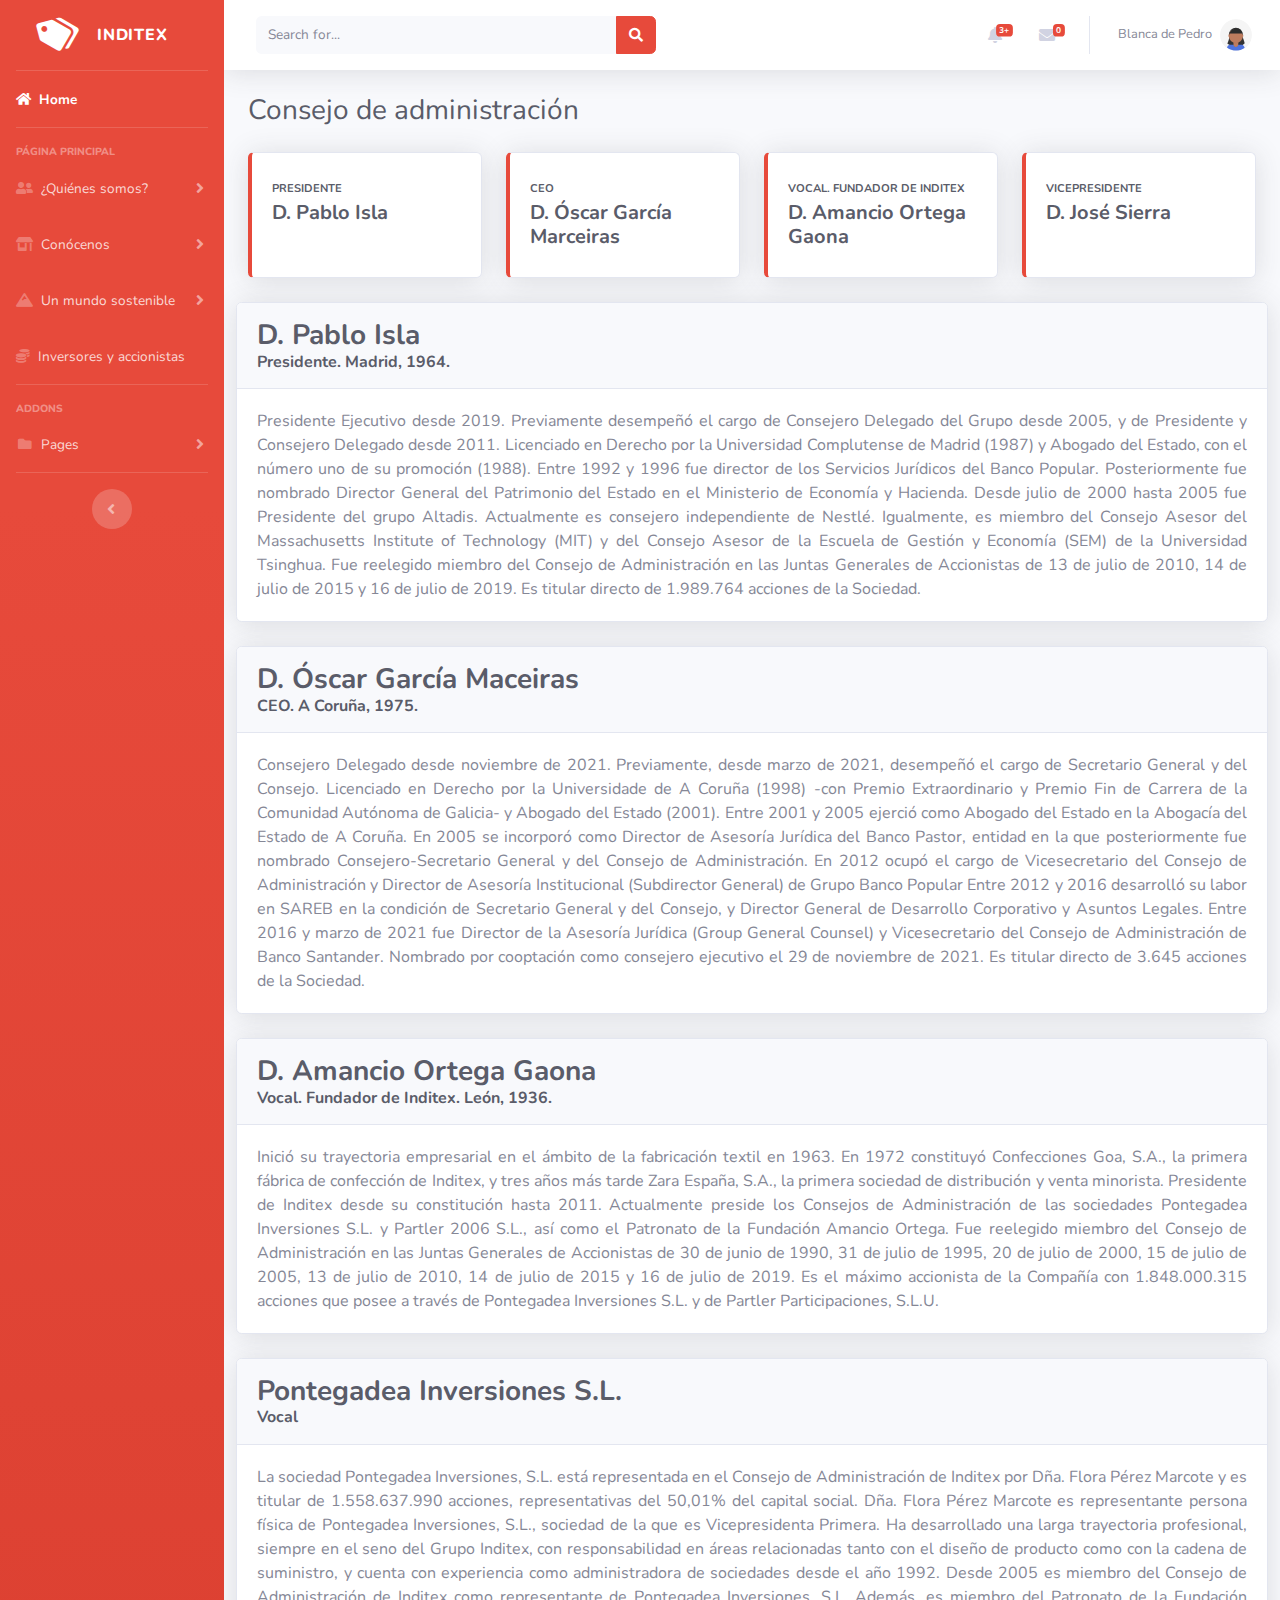
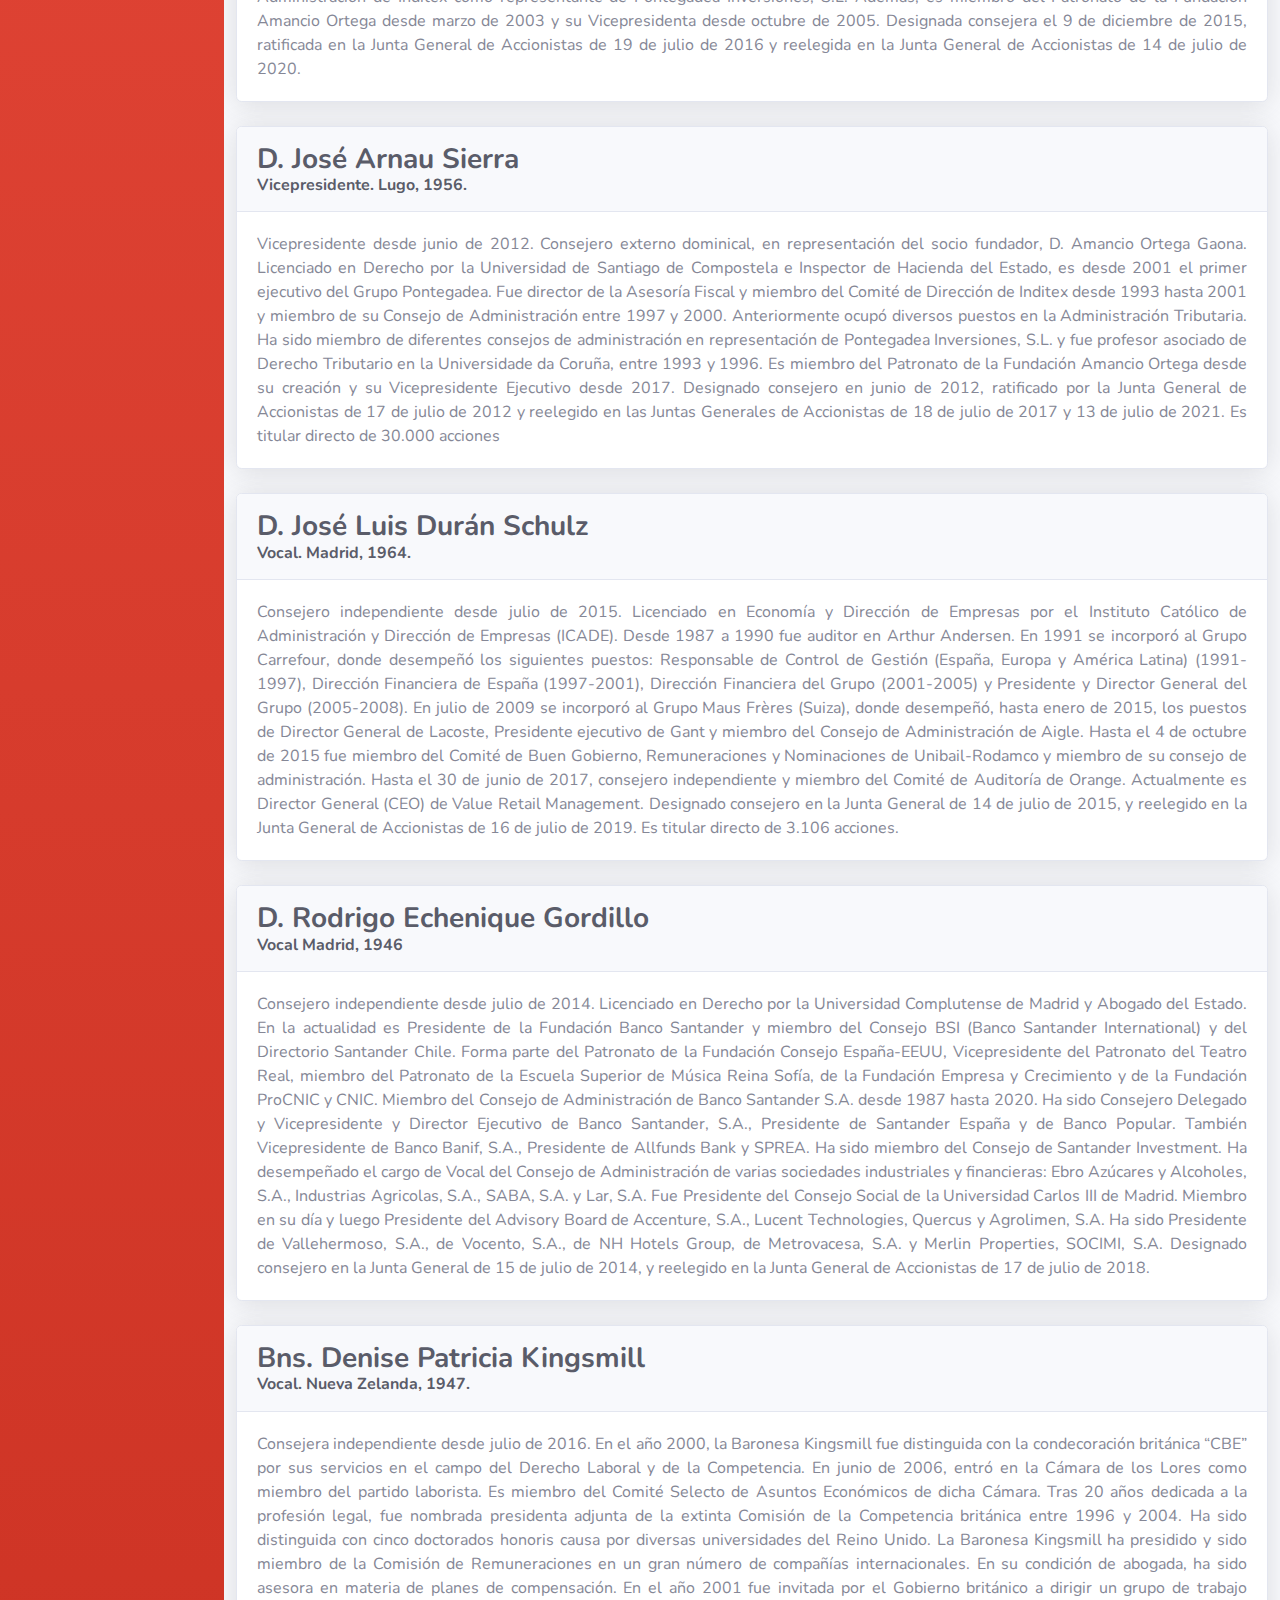
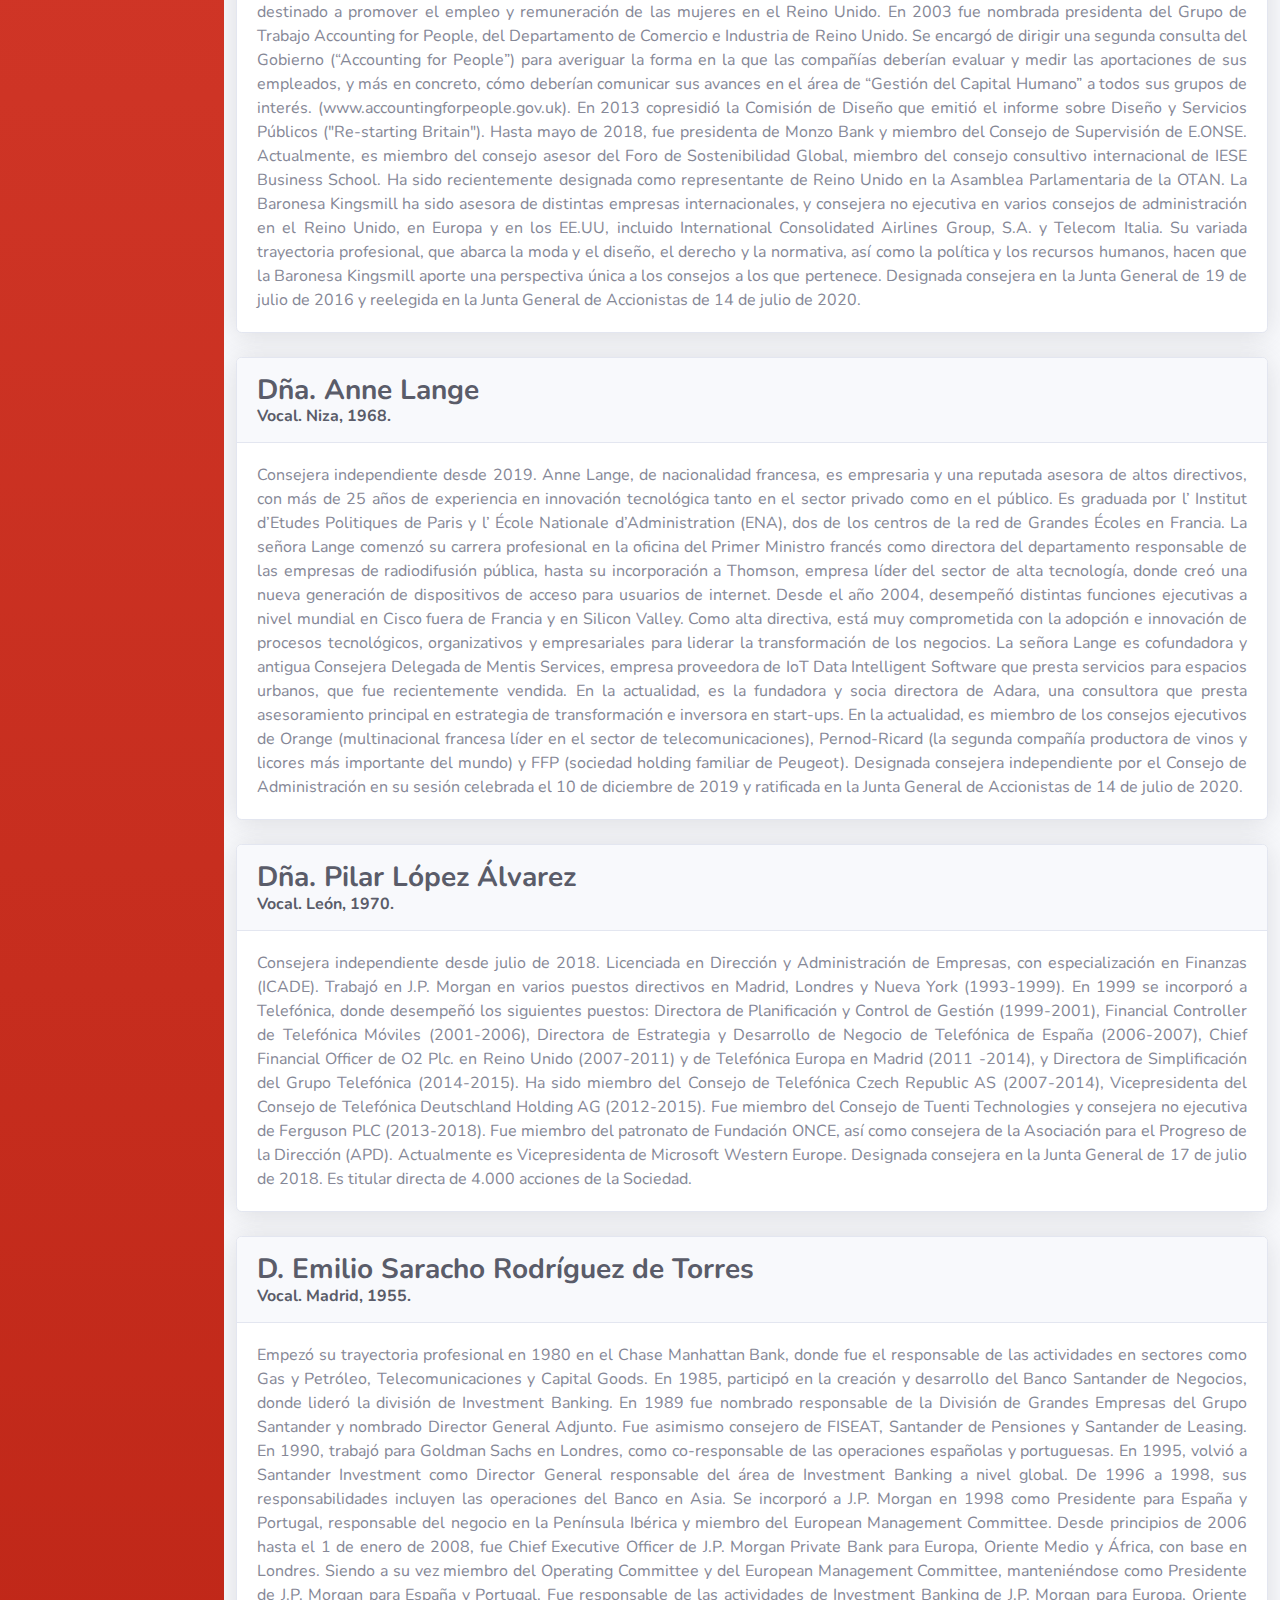
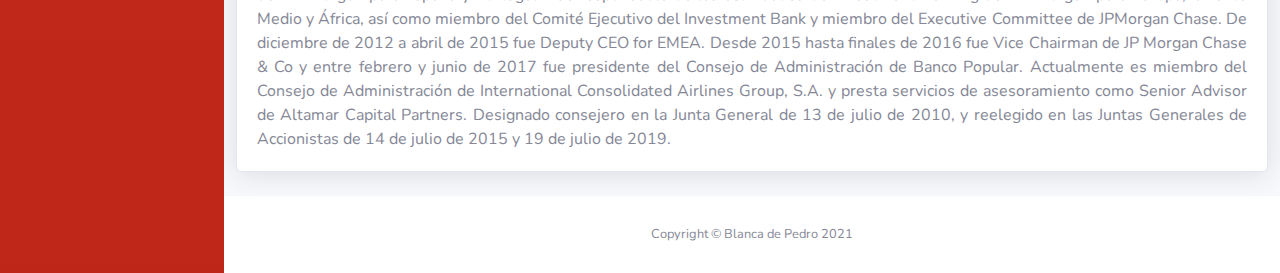
<file: consejo-de-administracion.html>
<!DOCTYPE html>
<html lang="en">

<head>

    <meta charset="utf-8">
    <meta http-equiv="X-UA-Compatible" content="IE=edge">
    <meta name="viewport" content="width=device-width, initial-scale=1, shrink-to-fit=no">
    <meta name="description" content="">
    <meta name="author" content="">

    <title>Blanca de Pedro ~ Inditex</title>
    <link rel="shortcut icon" type="image/x-icon" href="img/favicon.ico">

    <!-- Custom fonts for this template-->
    <link href="vendor/fontawesome-free/css/all.min.css" rel="stylesheet" type="text/css">
    <link
        href="https://fonts.googleapis.com/css?family=Nunito:200,200i,300,300i,400,400i,600,600i,700,700i,800,800i,900,900i"
        rel="stylesheet">

    <!-- Custom styles for this template-->
    <link href="css/sb-admin-2.min.css" rel="stylesheet">

</head>

<body id="page-top">

    <!-- Page Wrapper -->
    <div id="wrapper">

        <!-- Sidebar -->
        <ul class="navbar-nav bg-gradient-danger sidebar sidebar-dark accordion" id="accordionSidebar">

            <!-- Sidebar - Brand -->
            <a class="sidebar-brand d-flex align-items-center justify-content-center" href="index.html">
                <div class="sidebar-brand-icon rotate-n-15">
                    <i class="fas fa-tags"></i>
                </div>
                <div class="sidebar-brand-text mx-3">Inditex</div>
            </a>

            <!-- Divider -->
            <hr class="sidebar-divider my-0">

            <!-- Nav Item - Dashboard -->
            <li class="nav-item active">
                <a class="nav-link" href="index.html">
                    <i class="fas fa-home"></i>
                    <span>Home</span></a>
            </li>

            <!-- Divider -->
            <hr class="sidebar-divider">

            <!-- Heading -->
            <div class="sidebar-heading">
                Página principal
            </div>

            <!-- Nav Item - ¿Quiénes somos? Menu -->
            <li class="nav-item">
                <a class="nav-link collapsed" href="#" data-toggle="collapse" data-target="#collapseOne"
                    aria-expanded="true" aria-controls="collapseUOne">
                    <i class="fas fa-user-friends"></i>
                    <span>¿Quiénes somos?</span>
                </a>
                <div id="collapseOne" class="collapse" aria-labelledby="headingOne"
                    data-parent="#accordionSidebar">
                    <div class="bg-white py-2 collapse-inner rounded">
                        <a class="collapse-item" href="inditex-en-el-mundo.html">Inditex en el mundo</a>
                        <a class="collapse-item" href="consejo-de-administracion.html">Consejo de administración</a>
                        <a class="collapse-item" href="nuestra-historia.html">Nuestra historia</a>
                    </div>
                </div>
            </li>

            <!-- Nav Item - Pages Grupos de la marca Menu -->
            <!-- Uterqüe, Massimo Dutti, Zara, Stradivarius, Pull & Bear, Bershka, Oysho, Zara Home -->
            <li class="nav-item">
                <a class="nav-link collapsed" href="#" data-toggle="collapse" data-target="#collapseTwo"
                    aria-expanded="true" aria-controls="collapseTwo">
                    <i class="fas fa-store-alt"></i>
                    <span>Conócenos</span>
                </a>
                <div id="collapseTwo" class="collapse" aria-labelledby="headingTwo" data-parent="#accordionSidebar">
                    <div class="bg-white py-2 collapse-inner rounded">
                        <h6 class="collapse-header">Grupos de la marca:</h6>
                        <a a target="_blank" class="collapse-item" href="https://www.uterque.com/">Uterqüe</a>
                        <a a target="_blank" class="collapse-item" href="https://www.massimodutti.com/es">Massimo Dutti</a>
                        <a a target="_blank"class="collapse-item" href="https://www.zara.com/es/">Zara</a>
                        <a a target="_blank"class="collapse-item" href="https://www.stradivarius.com/es/">Stradivarius</a>
                        <a a target="_blank" class="collapse-item" href="https://www.pullandbear.com/es/">Pull & Bear</a>
                        <a a target="_blank" class="collapse-item" href="https://www.bershka.com/es/">Bershka</a>
                        <a a target="_blank"class="collapse-item" href="https://www.oysho.com/es/">Oysho</a>
                        <a a target="_blank" class="collapse-item" href="https://www.zarahome.com/es/">Zara Home</a>
                    </div>
                </div>
            </li>

            <!-- Nav Item - Por un mundo sostenible Menu -->
            <li class="nav-item">
                <a class="nav-link collapsed" href="#" data-toggle="collapse" data-target="#collapseThree"
                    aria-expanded="true" aria-controls="collapseThree">
                    <i class="fas fa-mountain"></i>
                    <span>Un mundo sostenible</span>
                </a>
                <div id="collapseThree" class="collapse" aria-labelledby="headingThree"
                    data-parent="#accordionSidebar">
                    <div class="bg-white py-2 collapse-inner rounded">
                        <h6 class="collapse-header">Comprometidos:</h6>
                        <a class="collapse-item" href="con-las-personas.html">Con las personas</a>
                        <a class="collapse-item" href="con-el-medio-ambiente.html">Con el medio ambiente</a>
                    </div>
                </div>
            </li>

             <!-- Nav Item - Inversores Menu -->
            <li class="nav-item">
                <a class="nav-link" href="inversores-y-accionistas.html">
                    <i class="fas fa-coins"></i>
                    <span>Inversores y accionistas</span></a>
            </li>
           

            <!-- Divider -->
            <hr class="sidebar-divider">

            <!-- Heading -->
            <div class="sidebar-heading">
                Addons
            </div>

            <!-- Nav Item - Pages Collapse Menu -->
            <li class="nav-item">
                <a class="nav-link collapsed" href="#" data-toggle="collapse" data-target="#collapsePages"
                    aria-expanded="true" aria-controls="collapsePages">
                    <i class="fas fa-fw fa-folder"></i>
                    <span>Pages</span>
                </a>
                <div id="collapsePages" class="collapse" aria-labelledby="headingPages" data-parent="#accordionSidebar">
                    <div class="bg-white py-2 collapse-inner rounded">
                        <h6 class="collapse-header">Login Screens:</h6>
                        <a class="collapse-item" href="login.html">Login</a>
                        <a class="collapse-item" href="register.html">Register</a>
                        <a class="collapse-item" href="unete-a-nosotros.html">Únete a nosotros</a>
                    </div>
                </div>
            </li>


            <!-- Divider -->
            <hr class="sidebar-divider d-none d-md-block">

            <!-- Sidebar Toggler (Sidebar) -->
            <div class="text-center d-none d-md-inline">
                <button class="rounded-circle border-0" id="sidebarToggle"></button>
            </div>

        </ul>
        <!-- End of Sidebar -->

        <!-- Content Wrapper -->
        <div id="content-wrapper" class="d-flex flex-column">

            <!-- Main Content -->
            <div id="content">

                <!-- Topbar -->
                <nav class="navbar navbar-expand navbar-light bg-white topbar mb-4 static-top shadow">

                    <!-- Sidebar Toggle (Topbar) -->
                    <button id="sidebarToggleTop" class="btn btn-link d-md-none rounded-circle mr-3">
                        <i class="fa fa-bars"></i>
                    </button>

                    <!-- Topbar Search -->
                    <form
                        class="d-none d-sm-inline-block form-inline mr-auto ml-md-3 my-2 my-md-0 mw-100 navbar-search">
                        <div class="input-group">
                            <input type="text" class="form-control bg-light border-0 small" placeholder="Search for..."
                                aria-label="Search" aria-describedby="basic-addon2">
                            <div class="input-group-append">
                                <button class="btn btn-danger" type="button">
                                    <i class="fas fa-search fa-sm"></i>
                                </button>
                            </div>
                        </div>
                    </form>

                    <!-- Topbar Navbar -->
                    <ul class="navbar-nav ml-auto">

                        <!-- Nav Item - Search Dropdown (Visible Only XS) -->
                        <li class="nav-item dropdown no-arrow d-sm-none">
                            <a class="nav-link dropdown-toggle" href="#" id="searchDropdown" role="button"
                                data-toggle="dropdown" aria-haspopup="true" aria-expanded="false">
                                <i class="fas fa-search fa-fw"></i>
                            </a>
                            <!-- Dropdown - Messages -->
                            <div class="dropdown-menu dropdown-menu-right p-3 shadow animated--grow-in"
                                aria-labelledby="searchDropdown">
                                <form class="form-inline mr-auto w-100 navbar-search">
                                    <div class="input-group">
                                        <input type="text" class="form-control bg-light border-0 small"
                                            placeholder="Search for..." aria-label="Search"
                                            aria-describedby="basic-addon2">
                                        <div class="input-group-append">
                                            <button class="btn btn-primary" type="button">
                                                <i class="fas fa-search fa-sm"></i>
                                            </button>
                                        </div>
                                    </div>
                                </form>
                            </div>
                        </li>

                        <!-- Nav Item - Alerts -->
                        <li class="nav-item dropdown no-arrow mx-1">
                            <a class="nav-link dropdown-toggle" href="#" id="alertsDropdown" role="button"
                                data-toggle="dropdown" aria-haspopup="true" aria-expanded="false">
                                <i class="fas fa-bell fa-fw"></i>
                                <!-- Counter - Alerts -->
                                <span class="badge badge-danger badge-counter">3+</span>
                            </a>
                            <!-- Dropdown - Alerts -->
                            <div class="dropdown-list dropdown-menu dropdown-menu-right shadow animated--grow-in"
                                aria-labelledby="alertsDropdown">
                                <h6 class="dropdown-header">
                                    Alerts Center
                                </h6>
                                <a class="dropdown-item d-flex align-items-center" href="#">
                                    <div class="mr-3">
                                        <div class="icon-circle bg-secondary">
                                            <i class="fas fa-file-alt text-white"></i>
                                        </div>
                                    </div>
                                    <div>
                                        <div class="small text-gray-500">Enero 6, 2021</div>
                                        <span class="font-weight-bold">Tiene un mensaje nuevo</span>
                                    </div>
                                </a>
                                <a class="dropdown-item d-flex align-items-center" href="#">
                                    <div class="mr-3">
                                        <div class="icon-circle bg-secondary">
                                            <i class="fas fa-donate text-white"></i>
                                        </div>
                                    </div>
                                    <div>
                                        <div class="small text-gray-500">Enero 10, 2019</div>
                                        Tiene un mensaje nuevo
                                    </div>
                                </a>
                                <a class="dropdown-item d-flex align-items-center" href="#">
                                    <div class="mr-3">
                                        <div class="icon-circle bg-secondary">
                                            <i class="fas fa-exclamation-triangle text-white"></i>
                                        </div>
                                    </div>
                                    <div>
                                        <div class="small text-gray-500">Enero 16, 2019</div>
                                        Tiene un mensaje nuevo
                                    </div>
                                </a>
                                <a class="dropdown-item text-center small text-gray-500" href="#">Show All Alerts</a>
                            </div>
                        </li>

                        <!-- Nav Item - Messages -->
                        <li class="nav-item dropdown no-arrow mx-1">
                            <a class="nav-link dropdown-toggle" href="#" id="messagesDropdown" role="button"
                                data-toggle="dropdown" aria-haspopup="true" aria-expanded="false">
                                <i class="fas fa-envelope fa-fw"></i>
                                <!-- Counter - Messages -->
                                <span class="badge badge-danger badge-counter">0</span>
                            </a>
                            <!-- Dropdown - Messages -->
                            <div class="dropdown-list dropdown-menu dropdown-menu-right shadow animated--grow-in"
                                aria-labelledby="messagesDropdown">
                                <h6 class="dropdown-header">
                                    Message Center
                                </h6>
                                <a class="dropdown-item text-center small text-gray-500" href="#">Leer mensajes anteriores</a>
                            </div>
                        </li>

                        <div class="topbar-divider d-none d-sm-block"></div>

                        <!-- Nav Item - User Information -->
                        <li class="nav-item dropdown no-arrow">
                            <a class="nav-link dropdown-toggle" href="#" id="userDropdown" role="button"
                                data-toggle="dropdown" aria-haspopup="true" aria-expanded="false">
                                <span class="mr-2 d-none d-lg-inline text-gray-600 small">Blanca de Pedro</span>
                                <img class="img-profile rounded-circle"
                                    src="img/undraw_profile_1.svg">
                            </a>
                            <!-- Dropdown - User Information -->
                            <div class="dropdown-menu dropdown-menu-right shadow animated--grow-in"
                                aria-labelledby="userDropdown">
                                <a class="dropdown-item" href="#">
                                    <i class="fas fa-user fa-sm fa-fw mr-2 text-gray-400"></i>
                                    Profile
                                </a>
                                <a class="dropdown-item" href="#">
                                    <i class="fas fa-cogs fa-sm fa-fw mr-2 text-gray-400"></i>
                                    Settings
                                </a>
                                <a class="dropdown-item" href="#">
                                    <i class="fas fa-list fa-sm fa-fw mr-2 text-gray-400"></i>
                                    Activity Log
                                </a>
                                <div class="dropdown-divider"></div>
                                <a class="dropdown-item" href="#" data-toggle="modal" data-target="#logoutModal">
                                    <i class="fas fa-sign-out-alt fa-sm fa-fw mr-2 text-gray-400"></i>
                                    Logout
                                </a>
                            </div>
                        </li>

                    </ul>

                </nav>
                <!-- End of Topbar -->

                <!-- Begin Page Content -->
                <div class="container-fluid">

                    <!-- Page Heading -->
                    <div class="d-sm-flex align-items-center justify-content-between mb-4">
                        <h1 class="h3 mb-0 text-gray-800">Consejo de administración</h1>     
                    </div>
                    
                    <!--Content Row ~ Participantes-->
                    <div class="row">
                        <!-- Card Example - D. Pablo Isla -->
                        <div class="col-xl-3 col-md-6 mb-4">
                            <div class="card border-left-danger shadow h-100 py-2">
                                <div class="card-body">
                                    <div class="row no-gutters align-items-center">
                                        <div class="col mr-2">
                                            <div class="text-xs font-weight-bold text-dark text-uppercase mb-1">
                                                Presidente</div>
                                            <div class="h5 mb-0 font-weight-bold text-gray-800">D. Pablo Isla</div>
                                        </div>
                                    </div>
                                </div>
                            </div>
                        </div>

                        <!-- Card Example - D. Óscar García Marceiras -->
                        <div class="col-xl-3 col-md-6 mb-4">
                            <div class="card border-left-danger shadow h-100 py-2">
                                <div class="card-body">
                                    <div class="row no-gutters align-items-center">
                                        <div class="col mr-2">
                                            <div class="text-xs font-weight-bold text-dark text-uppercase mb-1">
                                                CEO</div>
                                            <div class="h5 mb-0 font-weight-bold text-gray-800">D. Óscar García Marceiras</div>
                                        </div>
                                    </div>
                                </div>
                            </div>
                        </div>


                        <!-- Card Example - D. Amancio Ortega Gaona -->
                        <div class="col-xl-3 col-md-6 mb-4">
                            <div class="card border-left-danger shadow h-100 py-2">
                                <div class="card-body">
                                    <div class="row no-gutters align-items-center">
                                        <div class="col mr-2">
                                            <div class="text-xs font-weight-bold text-dark text-uppercase mb-1">
                                                Vocal. Fundador de Inditex</div>
                                            <div class="h5 mb-0 font-weight-bold text-gray-800">D. Amancio Ortega Gaona</div>
                                        </div>
                                    </div>
                                </div>
                            </div>
                        </div>

                        <!-- Card Example - D. José Sierra -->
                        <div class="col-xl-3 col-md-6 mb-4">
                            <div class="card border-left-danger shadow h-100 py-2">
                                <div class="card-body">
                                    <div class="row no-gutters align-items-center">
                                        <div class="col mr-2">
                                            <div class="text-xs font-weight-bold text-dark text-uppercase mb-1">
                                                Vicepresidente</div>
                                            <div class="h5 mb-0 font-weight-bold text-gray-800">D. José Sierra</div>
                                        </div>
                                    </div>
                                </div>
                            </div>
                        </div>

                    </div>   
                    <!-- Content Row -->
                    <div class="row">
                        <!-- Basic Card Example -->
                        <div class="card shadow mb-4">
                            <div class="card-header py-3">
                                <h3 class="m-0 font-weight-bold text-dark">D. Pablo Isla</h3>
                                <h6 class="m-0 font-weight-bold text-dark">Presidente. Madrid, 1964.</h6>
                            </div>
                            <div class="card-body">
                                <div class="text-justify align-text-bottom">
                                    Presidente Ejecutivo desde 2019. Previamente desempeñó el cargo de Consejero Delegado del Grupo desde 2005, y de Presidente y Consejero Delegado desde 2011.
                                    Licenciado en Derecho por la Universidad Complutense de Madrid (1987) y Abogado del Estado, con el número uno de su promoción (1988). Entre 1992 y 1996 fue director de los Servicios Jurídicos del Banco Popular. Posteriormente fue nombrado Director General del Patrimonio del Estado en el Ministerio de Economía y Hacienda. Desde julio de 2000 hasta 2005 fue Presidente del grupo Altadis. Actualmente es consejero independiente de Nestlé. Igualmente, es miembro del Consejo Asesor del Massachusetts Institute of Technology (MIT) y del Consejo Asesor de la Escuela de Gestión y Economía (SEM) de la Universidad Tsinghua. 
                                    Fue reelegido miembro del Consejo de Administración en las Juntas Generales de Accionistas de 13 de julio de 2010, 14 de julio de 2015 y 16 de julio de 2019.
                                    Es titular directo de 1.989.764 acciones de la Sociedad.
                                </div>
                            </div>
                        </div>
                    </div>

                    <!-- Content Row -->

                    <div class="row">
                        <!-- Basic Card Example -->
                        <div class="card shadow mb-4">
                            <div class="card-header py-3">
                                <h3 class="m-0 font-weight-bold text-dark">D. Óscar García Maceiras</h3>
                                <h6 class="m-0 font-weight-bold text-dark">CEO. A Coruña, 1975.</h6>
                            </div>
                            <div class="card-body">
                                <div class="text-justify align-text-bottom">
                                    Consejero Delegado desde noviembre de 2021. Previamente, desde marzo de 2021, desempeñó el cargo de Secretario General y del Consejo.
                                    Licenciado en Derecho por la Universidade de A Coruña (1998) -con Premio Extraordinario y Premio Fin de Carrera de la Comunidad Autónoma de Galicia- y Abogado del Estado (2001). Entre 2001 y 2005 ejerció como Abogado del Estado en la Abogacía del Estado de A Coruña. En 2005 se incorporó como Director de Asesoría Jurídica del Banco Pastor, entidad en la que posteriormente fue nombrado Consejero-Secretario General y del Consejo de Administración. En 2012 ocupó el cargo de Vicesecretario del Consejo de Administración y Director de Asesoría Institucional (Subdirector General) de Grupo Banco Popular Entre 2012 y 2016 desarrolló su labor en SAREB en la condición de Secretario General y del Consejo, y Director General de Desarrollo Corporativo y Asuntos Legales. Entre 2016 y marzo de 2021 fue Director de la Asesoría Jurídica (Group General Counsel) y Vicesecretario del Consejo de Administración de Banco Santander.
                                    Nombrado por cooptación como consejero ejecutivo el 29 de noviembre de 2021.
                                    Es titular directo de 3.645 acciones de la Sociedad.
                                </div>
                            </div>
                        </div>
                    </div>

                    <!-- Content Row -->

                    <div class="row">
                        <!-- Basic Card Example -->
                        <div class="card shadow mb-4">
                            <div class="card-header py-3">
                                <h3 class="m-0 font-weight-bold text-dark">D. Amancio Ortega Gaona</h3>
                                <h6 class="m-0 font-weight-bold text-dark">Vocal. Fundador de Inditex. León, 1936.</h6>
                            </div>
                            <div class="card-body">
                                <div class="text-justify align-text-bottom">
                                    Inició su trayectoria empresarial en el ámbito de la fabricación textil en 1963. En 1972 constituyó Confecciones Goa, S.A., la primera fábrica de confección de Inditex, y tres años más tarde Zara España, S.A., la primera sociedad de distribución y venta minorista. Presidente de Inditex desde su constitución hasta 2011. Actualmente preside los Consejos de Administración de las sociedades Pontegadea Inversiones S.L. y Partler 2006 S.L., así como el Patronato de la Fundación Amancio Ortega. 
                                    Fue reelegido miembro del Consejo de Administración en las Juntas Generales de Accionistas de 30 de junio de 1990, 31 de julio de 1995, 20 de julio de 2000, 15 de julio de 2005, 13 de julio de 2010, 14 de julio de 2015 y 16 de julio de 2019.
                                    Es el máximo accionista de la Compañía con 1.848.000.315 acciones que posee a través de Pontegadea Inversiones S.L. y de Partler Participaciones, S.L.U.
                                </div>
                            </div>
                        </div>
                    </div>
                    
                    <!-- Content Row -->

                    <div class="row">
                        <!-- Basic Card Example -->
                        <div class="card shadow mb-4">
                            <div class="card-header py-3">
                                <h3 class="m-0 font-weight-bold text-dark">Pontegadea Inversiones S.L.</h3>
                                <h6 class="m-0 font-weight-bold text-dark">Vocal</h6>
                            </div>
                            <div class="card-body">
                                <div class="text-justify align-text-bottom">
                                    La sociedad Pontegadea Inversiones, S.L. está representada en el Consejo de Administración de Inditex por Dña. Flora Pérez Marcote y es titular de 1.558.637.990 acciones, representativas del 50,01% del capital social.
                                    Dña. Flora Pérez Marcote es representante persona física de Pontegadea Inversiones, S.L., sociedad de la que es Vicepresidenta Primera. Ha desarrollado una larga trayectoria profesional, siempre en el seno del Grupo Inditex, con responsabilidad en áreas relacionadas tanto con el diseño de producto como con la cadena de suministro, y cuenta con experiencia como administradora de sociedades desde el año 1992. Desde 2005 es miembro del Consejo de Administración de Inditex como representante de Pontegadea Inversiones, S.L. Además, es miembro del Patronato de la Fundación Amancio Ortega desde marzo de 2003 y su Vicepresidenta desde octubre de 2005.
                                    Designada consejera el 9 de diciembre de 2015, ratificada en la Junta General de Accionistas de 19 de julio de 2016 y reelegida en la Junta General de Accionistas de 14 de julio de 2020.
                                </div>
                            </div>
                        </div>
                    </div>

                     <!-- Content Row -->

                     <div class="row">
                        <!-- Basic Card Example -->
                        <div class="card shadow mb-4">
                            <div class="card-header py-3">
                                <h3 class="m-0 font-weight-bold text-dark">D. José Arnau Sierra</h3>
                                <h6 class="m-0 font-weight-bold text-dark">Vicepresidente. Lugo, 1956.</h6>
                            </div>
                            <div class="card-body">
                                <div class="text-justify align-text-bottom">
                                    Vicepresidente desde junio de 2012. Consejero externo dominical, en representación del socio fundador, D. Amancio Ortega Gaona.
                                    Licenciado en Derecho por la Universidad de Santiago de Compostela e Inspector de Hacienda del Estado, es desde 2001 el primer ejecutivo del Grupo Pontegadea.
                                    Fue director de la Asesoría Fiscal y miembro del Comité de Dirección de Inditex desde 1993 hasta 2001 y miembro de su Consejo de Administración entre 1997 y 2000. Anteriormente ocupó diversos puestos en la Administración Tributaria. Ha sido miembro de diferentes consejos de administración en representación de Pontegadea Inversiones, S.L. y fue profesor asociado de Derecho Tributario en la Universidade da Coruña, entre 1993 y 1996. Es miembro del Patronato de la Fundación Amancio Ortega desde su creación y su Vicepresidente Ejecutivo desde 2017.
                                    Designado consejero en junio de 2012, ratificado por la Junta General de Accionistas de 17 de julio de 2012 y reelegido en las Juntas Generales de Accionistas de 18 de julio de 2017 y 13 de julio de 2021.
                                    Es titular directo de 30.000 acciones
                                </div>
                            </div>
                        </div>
                    </div>

                     <!-- Content Row -->

                     <div class="row">
                        <!-- Basic Card Example -->
                        <div class="card shadow mb-4">
                            <div class="card-header py-3">
                                <h3 class="m-0 font-weight-bold text-dark">D. José Luis Durán Schulz</h3>
                                <h6 class="m-0 font-weight-bold text-dark">Vocal. Madrid, 1964.</h6>
                            </div>
                            <div class="card-body">
                                <div class="text-justify align-text-bottom">
                                    Consejero independiente desde julio de 2015.

Licenciado en Economía y Dirección de Empresas por el Instituto Católico de Administración y Dirección de Empresas (ICADE). Desde 1987 a 1990 fue auditor en Arthur Andersen. En 1991 se incorporó al Grupo Carrefour, donde desempeñó los siguientes puestos: Responsable de Control de Gestión (España, Europa y América Latina) (1991-1997), Dirección Financiera de España (1997-2001), Dirección Financiera del Grupo (2001-2005) y Presidente y Director General del Grupo (2005-2008).

En julio de 2009 se incorporó al Grupo Maus Frères (Suiza), donde desempeñó, hasta enero de 2015, los puestos de Director General de Lacoste, Presidente ejecutivo de Gant y miembro del Consejo de Administración de Aigle. Hasta el 4 de octubre de 2015 fue miembro del Comité de Buen Gobierno, Remuneraciones y Nominaciones de Unibail-Rodamco y miembro de su consejo de administración. Hasta el 30 de junio de 2017, consejero independiente y miembro del Comité de Auditoría de Orange. Actualmente es Director General (CEO) de Value Retail Management.

Designado consejero en la Junta General de 14 de julio de 2015, y reelegido en la Junta General de Accionistas de 16 de julio de 2019.

Es titular directo de 3.106 acciones.
                                </div>
                            </div>
                        </div>
                    </div>

                     <!-- Content Row -->

                     <div class="row">
                        <!-- Basic Card Example -->
                        <div class="card shadow mb-4">
                            <div class="card-header py-3">
                                <h3 class="m-0 font-weight-bold text-dark">D. Rodrigo Echenique Gordillo</h3>
                                <h6 class="m-0 font-weight-bold text-dark">Vocal Madrid, 1946</h6>
                            </div>
                            <div class="card-body">
                                <div class="text-justify align-text-bottom">
                                    Consejero independiente desde julio de 2014.

Licenciado en Derecho por la Universidad Complutense de Madrid y Abogado del Estado.

En la actualidad es Presidente de la Fundación Banco Santander y miembro del Consejo BSI (Banco Santander International) y del Directorio Santander Chile.

Forma parte del Patronato de la Fundación Consejo España-EEUU, Vicepresidente del Patronato del Teatro Real, miembro del Patronato de la Escuela Superior de Música Reina Sofía, de la Fundación Empresa y Crecimiento y de la Fundación ProCNIC y CNIC.

Miembro del Consejo de Administración de Banco Santander S.A. desde 1987 hasta 2020. Ha sido Consejero Delegado y Vicepresidente y Director Ejecutivo de Banco Santander, S.A., Presidente de Santander España y de Banco Popular. También Vicepresidente de Banco Banif, S.A., Presidente de Allfunds Bank y SPREA. Ha sido miembro del Consejo de Santander Investment. Ha desempeñado el cargo de Vocal del Consejo de Administración de varias sociedades industriales y financieras: Ebro Azúcares y Alcoholes, S.A., Industrias Agricolas, S.A., SABA, S.A. y Lar, S.A. Fue Presidente del Consejo Social de la Universidad Carlos III de Madrid. Miembro en su día y luego Presidente del Advisory Board de Accenture, S.A., Lucent Technologies, Quercus y Agrolimen, S.A. Ha sido Presidente de Vallehermoso, S.A., de Vocento, S.A., de NH Hotels Group, de Metrovacesa, S.A. y Merlin Properties, SOCIMI, S.A.

Designado consejero en la Junta General de 15 de julio de 2014, y reelegido en la Junta General de Accionistas de 17 de julio de 2018.
                                </div>
                            </div>
                        </div>
                    </div>

                     <!-- Content Row -->

                     <div class="row">
                        <!-- Basic Card Example -->
                        <div class="card shadow mb-4">
                            <div class="card-header py-3">
                                <h3 class="m-0 font-weight-bold text-dark">Bns. Denise Patricia Kingsmill </h3>
                                <h6 class="m-0 font-weight-bold text-dark">Vocal. Nueva Zelanda, 1947.</h6>
                            </div>
                            <div class="card-body">
                                <div class="text-justify align-text-bottom">
                                    Consejera independiente desde julio de 2016.

En el año 2000, la Baronesa Kingsmill fue distinguida con la condecoración británica “CBE” por sus servicios en el campo del Derecho Laboral y de la Competencia. En junio de 2006, entró en la Cámara de los Lores como miembro del partido laborista. Es miembro del Comité Selecto de Asuntos Económicos de dicha Cámara.

Tras 20 años dedicada a la profesión legal, fue nombrada presidenta adjunta de la extinta Comisión de la Competencia británica entre 1996 y 2004. Ha sido distinguida con cinco doctorados honoris causa por diversas universidades del Reino Unido.

La Baronesa Kingsmill ha presidido y sido miembro de la Comisión de Remuneraciones en un gran número de compañías internacionales. En su condición de abogada, ha sido asesora en materia de planes de compensación. En el año 2001 fue invitada por el Gobierno británico a dirigir un grupo de trabajo destinado a promover el empleo y remuneración de las mujeres en el Reino Unido.

En 2003 fue nombrada presidenta del Grupo de Trabajo Accounting for People, del Departamento de Comercio e Industria de Reino Unido. Se encargó de dirigir una segunda consulta del Gobierno (“Accounting for People”) para averiguar la forma en la que las compañías deberían evaluar y medir las aportaciones de sus empleados, y más en concreto, cómo deberían comunicar sus avances en el área de “Gestión del Capital Humano” a todos sus grupos de interés. (www.accountingforpeople.gov.uk). En 2013 copresidió la Comisión de Diseño que emitió el informe sobre Diseño y Servicios Públicos ("Re-starting Britain").

Hasta mayo de 2018, fue presidenta de Monzo Bank y miembro del Consejo de Supervisión de E.ONSE. Actualmente, es miembro del consejo asesor del Foro de Sostenibilidad Global, miembro del consejo consultivo internacional de IESE Business School. Ha sido recientemente designada como representante de Reino Unido en la Asamblea Parlamentaria de la OTAN.

La Baronesa Kingsmill ha sido asesora de distintas empresas internacionales, y consejera no ejecutiva en varios consejos de administración en el Reino Unido, en Europa y en los EE.UU, incluido International Consolidated Airlines Group, S.A. y Telecom Italia.

Su variada trayectoria profesional, que abarca la moda y el diseño, el derecho y la normativa, así como la política y los recursos humanos, hacen que la Baronesa Kingsmill aporte una perspectiva única a los consejos a los que pertenece.

Designada consejera en la Junta General de 19 de julio de 2016 y reelegida en la Junta General de Accionistas de 14 de julio de 2020.
                                </div>
                            </div>
                        </div>
                    </div>

                     <!-- Content Row -->

                     <div class="row">
                        <!-- Basic Card Example -->
                        <div class="card shadow mb-4">
                            <div class="card-header py-3">
                                <h3 class="m-0 font-weight-bold text-dark">Dña. Anne Lange</h3>
                                <h6 class="m-0 font-weight-bold text-dark">Vocal. Niza, 1968.</h6>
                            </div>
                            <div class="card-body">
                                <div class="text-justify align-text-bottom">
                                    Consejera independiente desde 2019.

Anne Lange, de nacionalidad francesa, es empresaria y una reputada asesora de altos directivos, con más de 25 años de experiencia en innovación tecnológica tanto en el sector privado como en el público. Es graduada por l’ Institut d’Etudes Politiques de Paris y l’ École Nationale d’Administration (ENA), dos de los centros de la red de Grandes Écoles en Francia.

La señora Lange comenzó su carrera profesional en la oficina del Primer Ministro francés como directora del departamento responsable de las empresas de radiodifusión pública, hasta su incorporación a Thomson, empresa líder del sector de alta tecnología, donde creó una nueva generación de dispositivos de acceso para usuarios de internet. Desde el año 2004, desempeñó distintas funciones ejecutivas a nivel mundial en Cisco fuera de Francia y en Silicon Valley. Como alta directiva, está muy comprometida con la adopción e innovación de procesos tecnológicos, organizativos y empresariales para liderar la transformación de los negocios. La señora Lange es cofundadora y antigua Consejera Delegada de Mentis Services, empresa proveedora de IoT Data Intelligent Software que presta servicios para espacios urbanos, que fue recientemente vendida. En la actualidad, es la fundadora y socia directora de Adara, una consultora que presta asesoramiento principal en estrategia de transformación e inversora en start-ups.

En la actualidad, es miembro de los consejos ejecutivos de Orange (multinacional francesa líder en el sector de telecomunicaciones), Pernod-Ricard (la segunda compañía productora de vinos y licores más importante del mundo) y FFP (sociedad holding familiar de Peugeot).

Designada consejera independiente por el Consejo de Administración en su sesión celebrada el 10 de diciembre de 2019 y ratificada en la Junta General de Accionistas de 14 de julio de 2020.
                                </div>
                            </div>
                        </div>
                    </div>

                    <div class="row">
                        <!-- Basic Card Example -->
                        <div class="card shadow mb-4">
                            <div class="card-header py-3">
                                <h3 class="m-0 font-weight-bold text-dark">Dña. Pilar López Álvarez</h3>
                                <h6 class="m-0 font-weight-bold text-dark">Vocal. León, 1970.</h6>
                            </div>
                            <div class="card-body">
                                <div class="text-justify align-text-bottom">
                                    Consejera independiente desde julio de 2018.

Licenciada en Dirección y Administración de Empresas, con especialización en Finanzas (ICADE). Trabajó en J.P. Morgan en varios puestos directivos en Madrid, Londres y Nueva York (1993-1999). En 1999 se incorporó a Telefónica, donde desempeñó los siguientes puestos: Directora de Planificación y Control de Gestión (1999-2001), Financial Controller de Telefónica Móviles (2001-2006), Directora de Estrategia y Desarrollo de Negocio de Telefónica de España (2006-2007), Chief Financial Officer de O2 Plc. en Reino Unido (2007-2011) y de Telefónica Europa en Madrid (2011 -2014), y Directora de Simplificación del Grupo Telefónica (2014-2015). 

Ha sido miembro del Consejo de Telefónica Czech Republic AS (2007-2014), Vicepresidenta del Consejo de Telefónica Deutschland Holding AG (2012-2015). Fue miembro del Consejo de Tuenti Technologies y consejera no ejecutiva de Ferguson PLC (2013-2018). Fue miembro del patronato de Fundación ONCE, así como consejera de la Asociación para el Progreso de la Dirección (APD).

Actualmente es Vicepresidenta de Microsoft Western Europe.

Designada consejera en la Junta General de 17 de julio de 2018.

Es titular directa de 4.000 acciones de la Sociedad.
                                </div>
                            </div>
                        </div>
                    </div>

                    <div class="row">
                        <!-- Basic Card Example -->
                        <div class="card shadow mb-4">
                            <div class="card-header py-3">
                                <h3 class="m-0 font-weight-bold text-dark">D. Emilio Saracho Rodríguez de Torres</h3>
                                <h6 class="m-0 font-weight-bold text-dark">Vocal. Madrid, 1955.</h6>
                            </div>
                            <div class="card-body">
                                <div class="text-justify align-text-bottom">
                                    Empezó su trayectoria profesional en 1980 en el Chase Manhattan Bank, donde fue el responsable de las actividades en sectores como Gas y Petróleo, Telecomunicaciones y Capital Goods.

                                    En 1985, participó en la creación y desarrollo del Banco Santander de Negocios, donde lideró la división de Investment Banking. En 1989 fue nombrado responsable de la División de Grandes Empresas del Grupo Santander y nombrado Director General Adjunto. Fue asimismo consejero de FISEAT, Santander de Pensiones y Santander de Leasing.
                                    
                                    En 1990, trabajó para Goldman Sachs en Londres, como co-responsable de las operaciones españolas y portuguesas. En 1995, volvió a Santander Investment como Director General responsable del área de Investment Banking a nivel global. De 1996 a 1998, sus responsabilidades incluyen las operaciones del Banco en Asia.
                                    
                                    Se incorporó a J.P. Morgan en 1998 como Presidente para España y Portugal, responsable del negocio en la Península Ibérica y miembro del European Management Committee.
                                    
                                    Desde principios de 2006 hasta el 1 de enero de 2008, fue Chief Executive Officer de J.P. Morgan Private Bank para Europa, Oriente Medio y África, con base en Londres. Siendo a su vez miembro del Operating Committee y del European Management Committee, manteniéndose como Presidente de J.P. Morgan para España y Portugal.
                                    
                                    Fue responsable de las actividades de Investment Banking de J.P. Morgan para Europa, Oriente Medio y África, así como miembro del Comité Ejecutivo del Investment Bank y miembro del Executive Committee de JPMorgan Chase. De diciembre de 2012 a abril de 2015 fue Deputy CEO for EMEA. Desde 2015 hasta finales de 2016 fue Vice Chairman de JP Morgan Chase & Co y entre febrero y junio de 2017 fue presidente del Consejo de Administración de Banco Popular.
                                    
                                    Actualmente es miembro del Consejo de Administración de International Consolidated Airlines Group, S.A. y presta servicios de asesoramiento como Senior Advisor de Altamar Capital Partners.
                                    
                                    Designado consejero en la Junta General de 13 de julio de 2010, y reelegido en las Juntas Generales de Accionistas de 14 de julio de 2015 y 19 de julio de 2019.                                    
                                </div>
                            </div>
                        </div>
                    </div>

                </div>
                <!-- /.container-fluid -->

            </div>
            <!-- End of Main Content -->

            <!-- Footer -->
            <footer class="sticky-footer bg-white">
                <div class="container my-auto">
                    <div class="copyright text-center my-auto">
                        <span>Copyright &copy; Blanca de Pedro 2021</span>
                    </div>
                </div>
            </footer>
            <!-- End of Footer -->

        </div>
        <!-- End of Content Wrapper -->

    </div>
    <!-- End of Page Wrapper -->

    <!-- Scroll to Top Button-->
    <a class="scroll-to-top rounded" href="#page-top">
        <i class="fas fa-angle-up"></i>
    </a>

    <!-- Logout Modal-->
    <div class="modal fade" id="logoutModal" tabindex="-1" role="dialog" aria-labelledby="exampleModalLabel"
        aria-hidden="true">
        <div class="modal-dialog" role="document">
            <div class="modal-content">
                <div class="modal-header">
                    <h5 class="modal-title" id="exampleModalLabel">Ready to Leave?</h5>
                    <button class="close" type="button" data-dismiss="modal" aria-label="Close">
                        <span aria-hidden="true">×</span>
                    </button>
                </div>
                <div class="modal-body">Select "Logout" below if you are ready to end your current session.</div>
                <div class="modal-footer">
                    <button class="btn btn-secondary" type="button" data-dismiss="modal">Cancel</button>
                    <a class="btn btn-primary" href="login.html">Logout</a>
                </div>
            </div>
        </div>
    </div>

    <!-- Bootstrap core JavaScript-->
    <script src="vendor/jquery/jquery.min.js"></script>
    <script src="vendor/bootstrap/js/bootstrap.bundle.min.js"></script>

    <!-- Core plugin JavaScript-->
    <script src="vendor/jquery-easing/jquery.easing.min.js"></script>

    <!-- Custom scripts for all pages-->
    <script src="js/sb-admin-2.min.js"></script>

    <!-- Page level plugins -->
    <script src="vendor/chart.js/Chart.min.js"></script>

    <!-- Page level custom scripts -->
    <script src="js/demo/chart-bar-demo.js"></script>
    <script src="js/demo/chart-pie-demo.js"></script>

</body>

</html>
</file>
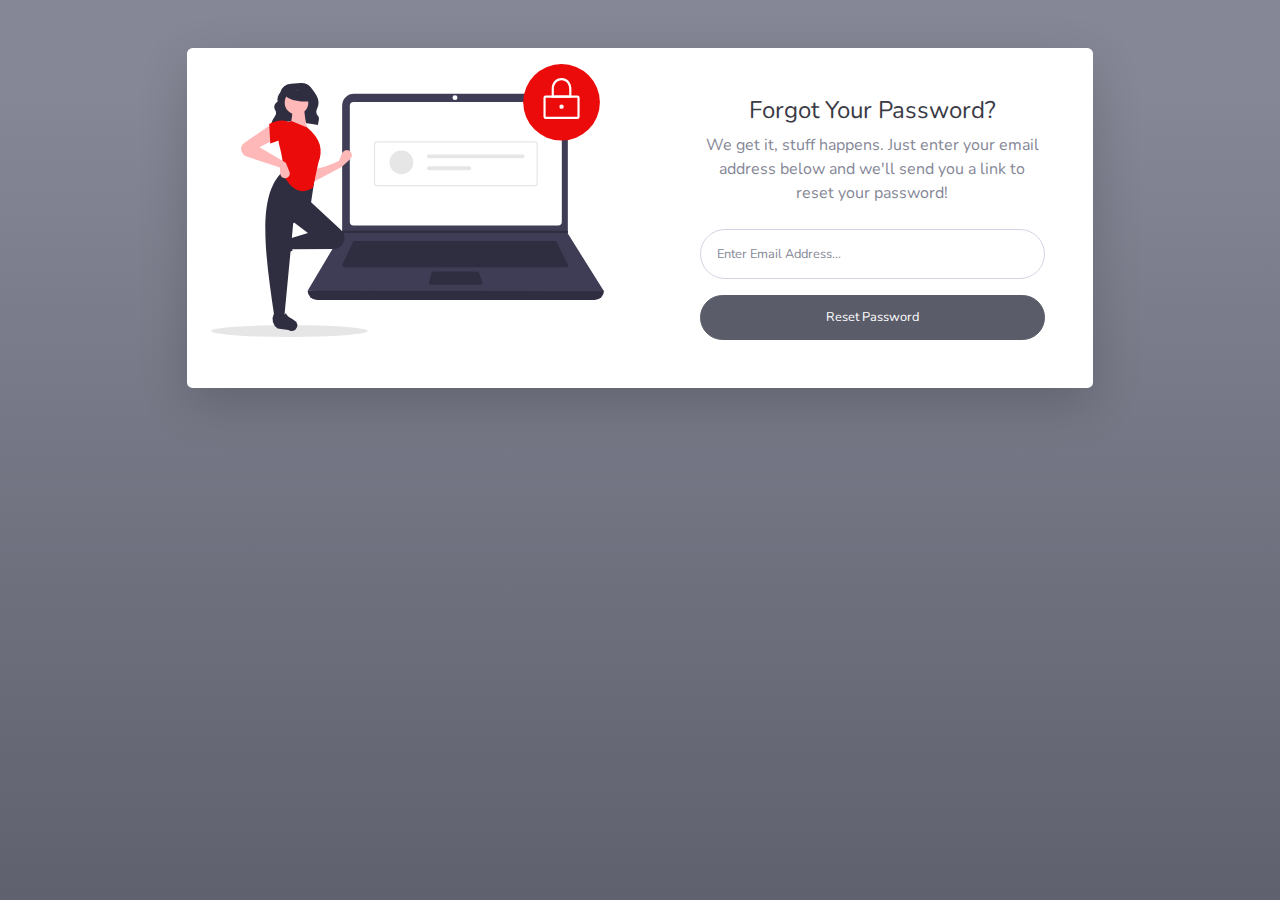
<file: forgot-password.html>
<!DOCTYPE html>
<html lang="en">

<head>

    <meta charset="utf-8">
    <meta http-equiv="X-UA-Compatible" content="IE=edge">
    <meta name="viewport" content="width=device-width, initial-scale=1, shrink-to-fit=no">
    <meta name="description" content="">
    <meta name="author" content="">

    <title>Blanca de Pedro ~ Inditex</title>
    <link rel="shortcut icon" type="image/x-icon" href="img/favicon.ico">

    <!-- Custom fonts for this template-->
    <link href="vendor/fontawesome-free/css/all.min.css" rel="stylesheet" type="text/css">
    <link
        href="https://fonts.googleapis.com/css?family=Nunito:200,200i,300,300i,400,400i,600,600i,700,700i,800,800i,900,900i"
        rel="stylesheet">

    <!-- Custom styles for this template-->
    <link href="css/sb-admin-2.min.css" rel="stylesheet">

</head>

<body class="bg-gradient-secondary">

    <div class="container">

        <!-- Outer Row -->
        <div class="row justify-content-center">

            <div class="col-xl-10 col-lg-12 col-md-9">

                <div class="card o-hidden border-0 shadow-lg my-5">
                    <div class="card-body p-0">
                        <!-- Nested Row within Card Body -->
                        <div class="row">
                            <div class="col">
                                <img class="img-fluid px-5 px-sm-4 mt-3 mb-4 align-self-auto" style="width: 30rem;" src="img/undraw_secure_login_pdn4.svg" alt="...">
                            </div>
                            <div class="col-lg-6">
                                <div class="p-5">
                                    <div class="text-center">
                                        <h1 class="h4 text-gray-900 mb-2">Forgot Your Password?</h1>
                                        <p class="mb-4">We get it, stuff happens. Just enter your email address below
                                            and we'll send you a link to reset your password!</p>
                                    </div>
                                    <form class="user">
                                        <div class="form-group">
                                            <input type="email" class="form-control form-control-user"
                                                id="exampleInputEmail" aria-describedby="emailHelp"
                                                placeholder="Enter Email Address...">
                                        </div>
                                        <a href="index.html" class="btn btn-dark btn-user btn-block">
                                            Reset Password
                                        </a>
                                    </form>
                                </div>
                            </div>
                        </div>
                    </div>
                </div>

            </div>

        </div>

    </div>

    <!-- Bootstrap core JavaScript-->
    <script src="vendor/jquery/jquery.min.js"></script>
    <script src="vendor/bootstrap/js/bootstrap.bundle.min.js"></script>

    <!-- Core plugin JavaScript-->
    <script src="vendor/jquery-easing/jquery.easing.min.js"></script>

    <!-- Custom scripts for all pages-->
    <script src="js/sb-admin-2.min.js"></script>

</body>

</html>
</file>
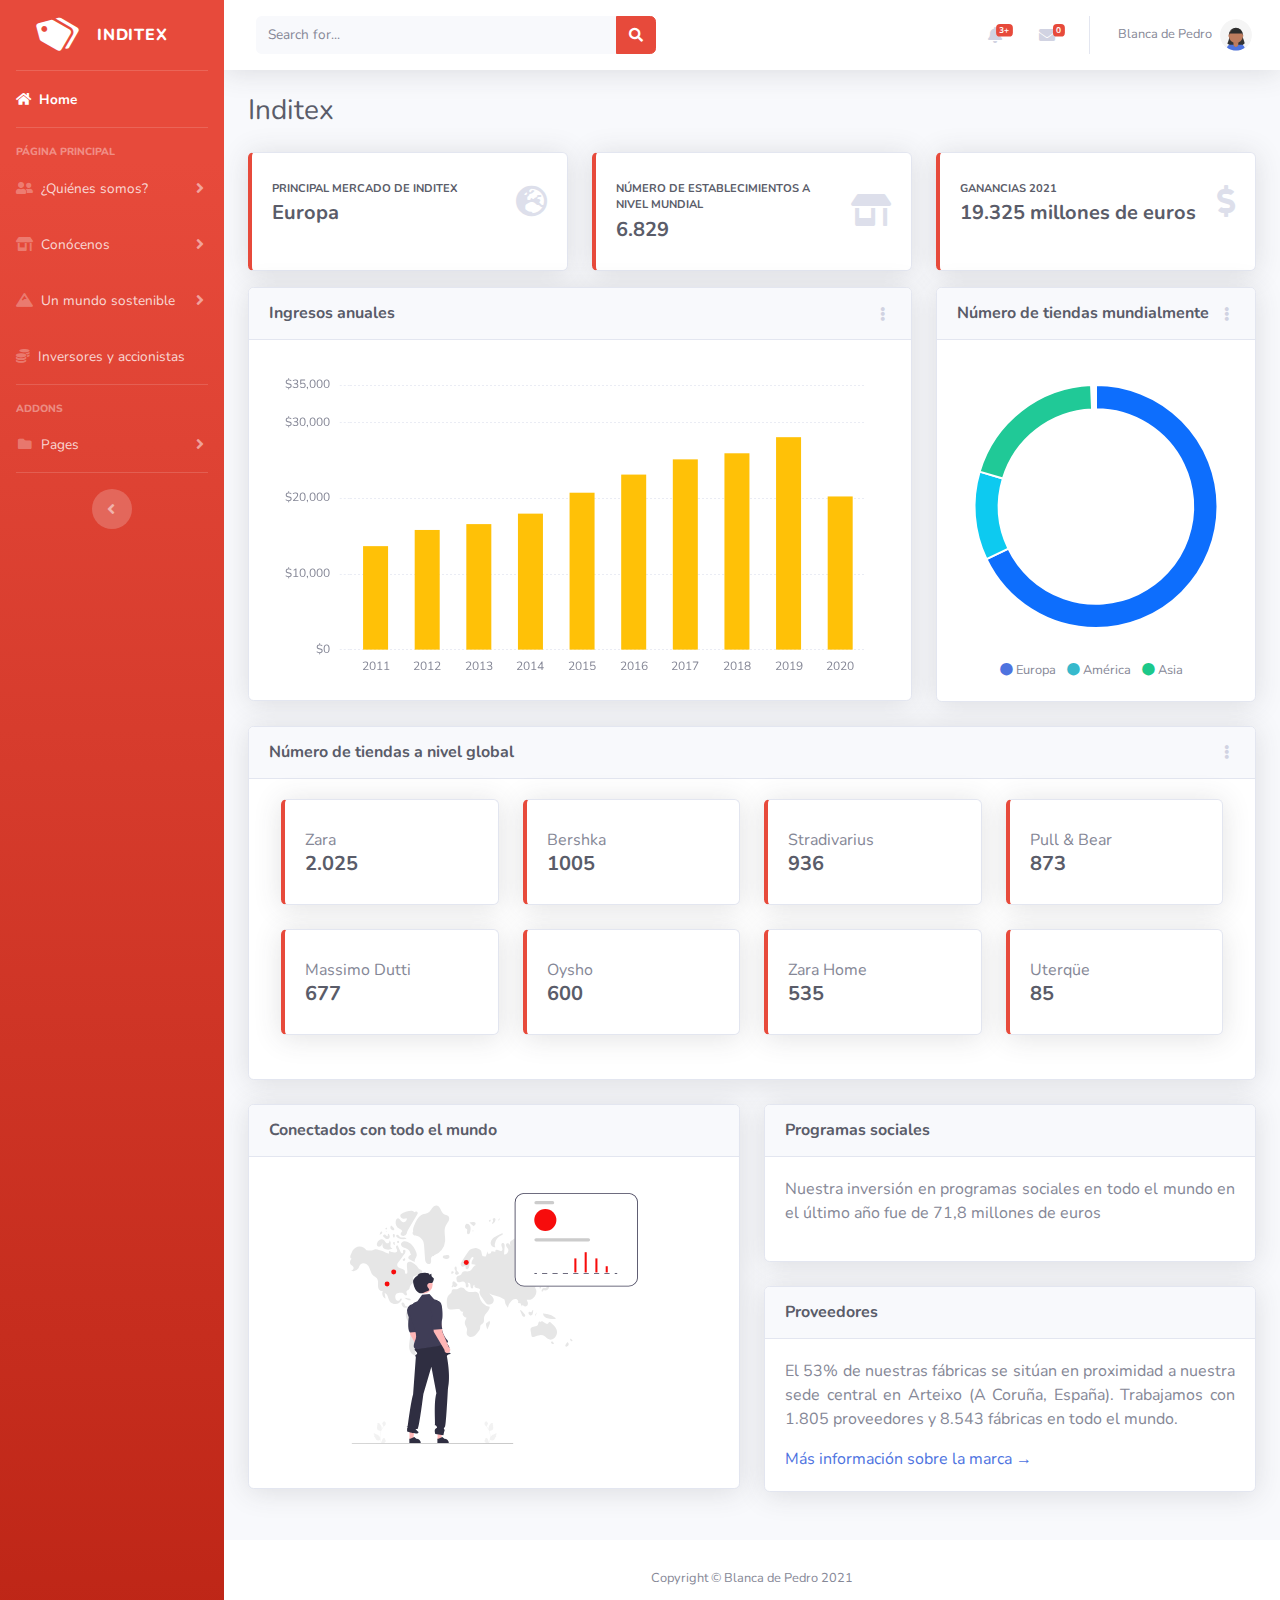
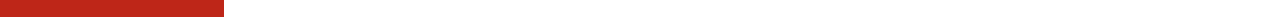
<file: inditex-en-el-mundo.html>
<!DOCTYPE html>
<html lang="en">

<head>

    <meta charset="utf-8">
    <meta http-equiv="X-UA-Compatible" content="IE=edge">
    <meta name="viewport" content="width=device-width, initial-scale=1, shrink-to-fit=no">
    <meta name="description" content="">
    <meta name="author" content="">

    <title>Blanca de Pedro ~ Inditex</title>
    <link rel="shortcut icon" type="image/x-icon" href="img/favicon.ico">

    <!-- Custom fonts for this template-->
    <link href="vendor/fontawesome-free/css/all.min.css" rel="stylesheet" type="text/css">
    <link
        href="https://fonts.googleapis.com/css?family=Nunito:200,200i,300,300i,400,400i,600,600i,700,700i,800,800i,900,900i"
        rel="stylesheet">

    <!-- Custom styles for this template-->
    <link href="css/sb-admin-2.min.css" rel="stylesheet">

</head>

<body id="page-top">

    <!-- Page Wrapper -->
    <div id="wrapper">

        <!-- Sidebar -->
        <ul class="navbar-nav bg-gradient-danger sidebar sidebar-dark accordion" id="accordionSidebar">

            <!-- Sidebar - Brand -->
            <a class="sidebar-brand d-flex align-items-center justify-content-center" href="index.html">
                <div class="sidebar-brand-icon rotate-n-15">
                    <i class="fas fa-tags"></i>
                </div>
                <div class="sidebar-brand-text mx-3">Inditex</div>
            </a>

            <!-- Divider -->
            <hr class="sidebar-divider my-0">

            <!-- Nav Item - Dashboard -->
            <li class="nav-item active">
                <a class="nav-link" href="index.html">
                    <i class="fas fa-home"></i>
                    <span>Home</span></a>
            </li>

            <!-- Divider -->
            <hr class="sidebar-divider">

            <!-- Heading -->
            <div class="sidebar-heading">
                Página principal
            </div>

            <!-- Nav Item - ¿Quiénes somos? Menu -->
            <li class="nav-item">
                <a class="nav-link collapsed" href="#" data-toggle="collapse" data-target="#collapseOne"
                    aria-expanded="true" aria-controls="collapseUOne">
                    <i class="fas fa-user-friends"></i>
                    <span>¿Quiénes somos?</span>
                </a>
                <div id="collapseOne" class="collapse" aria-labelledby="headingOne"
                    data-parent="#accordionSidebar">
                    <div class="bg-white py-2 collapse-inner rounded">
                        <a class="collapse-item" href="inditex-en-el-mundo.html">Inditex en el mundo</a>
                        <a class="collapse-item" href="consejo-de-administracion.html">Consejo de administración</a>
                        <a class="collapse-item" href="nuestra-historia.html">Nuestra historia</a>
                    </div>
                </div>
            </li>

            <!-- Nav Item - Pages Grupos de la marca Menu -->
            <!-- Uterqüe, Massimo Dutti, Zara, Stradivarius, Pull & Bear, Bershka, Oysho, Zara Home -->
            <li class="nav-item">
                <a class="nav-link collapsed" href="#" data-toggle="collapse" data-target="#collapseTwo"
                    aria-expanded="true" aria-controls="collapseTwo">
                    <i class="fas fa-store-alt"></i>
                    <span>Conócenos</span>
                </a>
                <div id="collapseTwo" class="collapse" aria-labelledby="headingTwo" data-parent="#accordionSidebar">
                    <div class="bg-white py-2 collapse-inner rounded">
                        <h6 class="collapse-header">Grupos de la marca:</h6>
                        <a a target="_blank" class="collapse-item" href="https://www.uterque.com/">Uterqüe</a>
                        <a a target="_blank" class="collapse-item" href="https://www.massimodutti.com/es">Massimo Dutti</a>
                        <a a target="_blank"class="collapse-item" href="https://www.zara.com/es/">Zara</a>
                        <a a target="_blank"class="collapse-item" href="https://www.stradivarius.com/es/">Stradivarius</a>
                        <a a target="_blank" class="collapse-item" href="https://www.pullandbear.com/es/">Pull & Bear</a>
                        <a a target="_blank" class="collapse-item" href="https://www.bershka.com/es/">Bershka</a>
                        <a a target="_blank"class="collapse-item" href="https://www.oysho.com/es/">Oysho</a>
                        <a a target="_blank" class="collapse-item" href="https://www.zarahome.com/es/">Zara Home</a>
                    </div>
                </div>
            </li>

            <!-- Nav Item - Por un mundo sostenible Menu -->
            <li class="nav-item">
                <a class="nav-link collapsed" href="#" data-toggle="collapse" data-target="#collapseThree"
                    aria-expanded="true" aria-controls="collapseThree">
                    <i class="fas fa-mountain"></i>
                    <span>Un mundo sostenible</span>
                </a>
                <div id="collapseThree" class="collapse" aria-labelledby="headingThree"
                    data-parent="#accordionSidebar">
                    <div class="bg-white py-2 collapse-inner rounded">
                        <h6 class="collapse-header">Comprometidos:</h6>
                        <a class="collapse-item" href="con-las-personas.html">Con las personas</a>
                        <a class="collapse-item" href="con-el-medio-ambiente.html">Con el medio ambiente</a>
                    </div>
                </div>
            </li>

             <!-- Nav Item - Inversores Menu -->
            <li class="nav-item">
                <a class="nav-link" href="inversores-y-accionistas.html">
                    <i class="fas fa-coins"></i>
                    <span>Inversores y accionistas</span></a>
            </li>
           

            <!-- Divider -->
            <hr class="sidebar-divider">

            <!-- Heading -->
            <div class="sidebar-heading">
                Addons
            </div>

            <!-- Nav Item - Pages Collapse Menu -->
            <li class="nav-item">
                <a class="nav-link collapsed" href="#" data-toggle="collapse" data-target="#collapsePages"
                    aria-expanded="true" aria-controls="collapsePages">
                    <i class="fas fa-fw fa-folder"></i>
                    <span>Pages</span>
                </a>
                <div id="collapsePages" class="collapse" aria-labelledby="headingPages" data-parent="#accordionSidebar">
                    <div class="bg-white py-2 collapse-inner rounded">
                        <h6 class="collapse-header">Login Screens:</h6>
                        <a class="collapse-item" href="login.html">Login</a>
                        <a class="collapse-item" href="register.html">Register</a>
                        <a class="collapse-item" href="unete-a-nosotros.html">Únete a nosotros</a>
                    </div>
                </div>
            </li>


            <!-- Divider -->
            <hr class="sidebar-divider d-none d-md-block">

            <!-- Sidebar Toggler (Sidebar) -->
            <div class="text-center d-none d-md-inline">
                <button class="rounded-circle border-0" id="sidebarToggle"></button>
            </div>

        </ul>
        <!-- End of Sidebar -->

        <!-- Content Wrapper -->
        <div id="content-wrapper" class="d-flex flex-column">

            <!-- Main Content -->
            <div id="content">

                <!-- Topbar -->
                <nav class="navbar navbar-expand navbar-light bg-white topbar mb-4 static-top shadow">

                    <!-- Sidebar Toggle (Topbar) -->
                    <button id="sidebarToggleTop" class="btn btn-link d-md-none rounded-circle mr-3">
                        <i class="fa fa-bars"></i>
                    </button>

                    <!-- Topbar Search -->
                    <form
                        class="d-none d-sm-inline-block form-inline mr-auto ml-md-3 my-2 my-md-0 mw-100 navbar-search">
                        <div class="input-group">
                            <input type="text" class="form-control bg-light border-0 small" placeholder="Search for..."
                                aria-label="Search" aria-describedby="basic-addon2">
                            <div class="input-group-append">
                                <button class="btn btn-danger" type="button">
                                    <i class="fas fa-search fa-sm"></i>
                                </button>
                            </div>
                        </div>
                    </form>

                    <!-- Topbar Navbar -->
                    <ul class="navbar-nav ml-auto">

                        <!-- Nav Item - Search Dropdown (Visible Only XS) -->
                        <li class="nav-item dropdown no-arrow d-sm-none">
                            <a class="nav-link dropdown-toggle" href="#" id="searchDropdown" role="button"
                                data-toggle="dropdown" aria-haspopup="true" aria-expanded="false">
                                <i class="fas fa-search fa-fw"></i>
                            </a>
                            <!-- Dropdown - Messages -->
                            <div class="dropdown-menu dropdown-menu-right p-3 shadow animated--grow-in"
                                aria-labelledby="searchDropdown">
                                <form class="form-inline mr-auto w-100 navbar-search">
                                    <div class="input-group">
                                        <input type="text" class="form-control bg-light border-0 small"
                                            placeholder="Search for..." aria-label="Search"
                                            aria-describedby="basic-addon2">
                                        <div class="input-group-append">
                                            <button class="btn btn-primary" type="button">
                                                <i class="fas fa-search fa-sm"></i>
                                            </button>
                                        </div>
                                    </div>
                                </form>
                            </div>
                        </li>

                        <!-- Nav Item - Alerts -->
                        <li class="nav-item dropdown no-arrow mx-1">
                            <a class="nav-link dropdown-toggle" href="#" id="alertsDropdown" role="button"
                                data-toggle="dropdown" aria-haspopup="true" aria-expanded="false">
                                <i class="fas fa-bell fa-fw"></i>
                                <!-- Counter - Alerts -->
                                <span class="badge badge-danger badge-counter">3+</span>
                            </a>
                            <!-- Dropdown - Alerts -->
                            <div class="dropdown-list dropdown-menu dropdown-menu-right shadow animated--grow-in"
                                aria-labelledby="alertsDropdown">
                                <h6 class="dropdown-header">
                                    Alerts Center
                                </h6>
                                <a class="dropdown-item d-flex align-items-center" href="#">
                                    <div class="mr-3">
                                        <div class="icon-circle bg-secondary">
                                            <i class="fas fa-file-alt text-white"></i>
                                        </div>
                                    </div>
                                    <div>
                                        <div class="small text-gray-500">Enero 6, 2021</div>
                                        <span class="font-weight-bold">Tiene un mensaje nuevo</span>
                                    </div>
                                </a>
                                <a class="dropdown-item d-flex align-items-center" href="#">
                                    <div class="mr-3">
                                        <div class="icon-circle bg-secondary">
                                            <i class="fas fa-donate text-white"></i>
                                        </div>
                                    </div>
                                    <div>
                                        <div class="small text-gray-500">Enero 10, 2019</div>
                                        Tiene un mensaje nuevo
                                    </div>
                                </a>
                                <a class="dropdown-item d-flex align-items-center" href="#">
                                    <div class="mr-3">
                                        <div class="icon-circle bg-secondary">
                                            <i class="fas fa-exclamation-triangle text-white"></i>
                                        </div>
                                    </div>
                                    <div>
                                        <div class="small text-gray-500">Enero 16, 2019</div>
                                        Tiene un mensaje nuevo
                                    </div>
                                </a>
                                <a class="dropdown-item text-center small text-gray-500" href="#">Show All Alerts</a>
                            </div>
                        </li>

                        <!-- Nav Item - Messages -->
                        <li class="nav-item dropdown no-arrow mx-1">
                            <a class="nav-link dropdown-toggle" href="#" id="messagesDropdown" role="button"
                                data-toggle="dropdown" aria-haspopup="true" aria-expanded="false">
                                <i class="fas fa-envelope fa-fw"></i>
                                <!-- Counter - Messages -->
                                <span class="badge badge-danger badge-counter">0</span>
                            </a>
                            <!-- Dropdown - Messages -->
                            <div class="dropdown-list dropdown-menu dropdown-menu-right shadow animated--grow-in"
                                aria-labelledby="messagesDropdown">
                                <h6 class="dropdown-header">
                                    Message Center
                                </h6>
                                <a class="dropdown-item text-center small text-gray-500" href="#">Leer mensajes anteriores</a>
                            </div>
                        </li>

                        <div class="topbar-divider d-none d-sm-block"></div>

                        <!-- Nav Item - User Information -->
                        <li class="nav-item dropdown no-arrow">
                            <a class="nav-link dropdown-toggle" href="#" id="userDropdown" role="button"
                                data-toggle="dropdown" aria-haspopup="true" aria-expanded="false">
                                <span class="mr-2 d-none d-lg-inline text-gray-600 small">Blanca de Pedro</span>
                                <img class="img-profile rounded-circle"
                                    src="img/undraw_profile_1.svg">
                            </a>
                            <!-- Dropdown - User Information -->
                            <div class="dropdown-menu dropdown-menu-right shadow animated--grow-in"
                                aria-labelledby="userDropdown">
                                <a class="dropdown-item" href="#">
                                    <i class="fas fa-user fa-sm fa-fw mr-2 text-gray-400"></i>
                                    Profile
                                </a>
                                <a class="dropdown-item" href="#">
                                    <i class="fas fa-cogs fa-sm fa-fw mr-2 text-gray-400"></i>
                                    Settings
                                </a>
                                <a class="dropdown-item" href="#">
                                    <i class="fas fa-list fa-sm fa-fw mr-2 text-gray-400"></i>
                                    Activity Log
                                </a>
                                <div class="dropdown-divider"></div>
                                <a class="dropdown-item" href="#" data-toggle="modal" data-target="#logoutModal">
                                    <i class="fas fa-sign-out-alt fa-sm fa-fw mr-2 text-gray-400"></i>
                                    Logout
                                </a>
                            </div>
                        </li>

                    </ul>

                </nav>
                <!-- End of Topbar -->

                <!-- Begin Page Content -->
                <div class="container-fluid">

                    <!-- Page Heading -->
                    <div class="d-sm-flex align-items-center justify-content-between mb-4">
                        <h1 class="h3 mb-0 text-gray-800">Inditex</h1>     
                    </div>
                    
                    <!-- Content Row -->
                    <div class="row">
                        <!-- Card Example - Principal mercado de inditex -->
                        <div class="col-xl-4 col-md-6 mb-3">
                            <div class="card border-left-danger shadow h-100 py-2">
                                <div class="card-body">
                                    <div class="row no-gutters align-items-center">
                                        <div class="col mr-2">
                                            <div class="text-xs font-weight-bold text-dark text-uppercase mb-1">
                                                Principal mercado de inditex</div>
                                            <div class="h5 mb-0 font-weight-bold text-gray-800">Europa</div>
                                        </div>
                                        <div class="col-auto">
                                            <i class="fas fa-globe-europe fa-2x text-gray-300"></i>
                                        </div>
                                    </div>
                                </div>
                            </div>
                        </div>

                        <!-- Card Example - Número de establecimientos -->
                        <div class="col-xl-4 col-md-6 mb-3">
                            <div class="card border-left-danger shadow h-100 py-2">
                                <div class="card-body">
                                    <div class="row no-gutters align-items-center">
                                        <div class="col mr-2">
                                            <div class="text-xs font-weight-bold text-dark text-uppercase mb-1">
                                                Número de establecimientos a nivel mundial</div>
                                            <div class="h5 mb-0 font-weight-bold text-gray-800">6.829</div>
                                        </div>
                                        <div class="col-auto">
                                            <i class="fas fa-store-alt fa-2x text-gray-300"></i>
                                        </div>
                                    </div>
                                </div>
                            </div>
                        </div>


                        <!-- Card Example - Ganancias 2021 -->
                        <div class="col-xl-4 col-md-6 mb-3">
                            <div class="card border-left-danger shadow h-100 py-2">
                                <div class="card-body">
                                    <div class="row no-gutters align-items-center">
                                        <div class="col mr-2">
                                            <div class="text-xs font-weight-bold text-dark text-uppercase mb-1">
                                                Ganancias 2021</div>
                                            <div class="h5 mb-0 font-weight-bold text-gray-800">19.325 millones de euros</div>
                                        </div>
                                        <div class="col-auto">
                                            <i class="fas fa-dollar-sign fa-2x text-gray-300"></i>
                                        </div>
                                    </div>
                                </div>
                            </div>
                        </div>
                    </div>

                    <!-- Content Row -->

                    <div class="row">

                        <!-- Area Chart --> <!-- Ingresos anuales -->
                        <div class="col-xl-8 col-lg-7">
                            <div class="card shadow mb-4">
                                <!-- Card Header - Dropdown -->
                                <div
                                    class="card-header py-3 d-flex flex-row align-items-center justify-content-between">
                                    <h6 class="m-0 font-weight-bold text-dark">Ingresos anuales</h6>
                                    <div class="dropdown no-arrow">
                                        <a class="dropdown-toggle" href="#" role="button" id="dropdownMenuLink"
                                            data-toggle="dropdown" aria-haspopup="true" aria-expanded="false">
                                            <i class="fas fa-ellipsis-v fa-sm fa-fw text-gray-400"></i>
                                        </a>
                                        <div class="dropdown-menu dropdown-menu-right shadow animated--fade-in"
                                            aria-labelledby="dropdownMenuLink">
                                            <div class="dropdown-header">Dropdown Header:</div>
                                            <a class="dropdown-item" href="#">Action</a>
                                            <a class="dropdown-item" href="#">Another action</a>
                                            <div class="dropdown-divider"></div>
                                            <a class="dropdown-item" href="#">Something else here</a>
                                        </div>
                                    </div>
                                </div>
                                <!-- Bar Body -->
                                <div class="card-body">
                                    <div class="chart-bar">
                                        <canvas id="myBarChart"></canvas>
                                    </div>
                                </div>
                            </div>
                        </div>

                        

                        <!-- Pie Chart --> <!-- Numero de tiendas del grupo inditex -->
                        <div class="col-xl-4 col-lg-5">
                            <div class="card shadow mb-4">
                                <!-- Card Header - Dropdown -->
                                <div
                                    class="card-header py-3 d-flex flex-row align-items-center justify-content-between">
                                    <h6 class="m-0 font-weight-bold text-dark">Número de tiendas mundialmente</h6>
                                    <div class="dropdown no-arrow">
                                        <a class="dropdown-toggle" href="#" role="button" id="dropdownMenuLink"
                                            data-toggle="dropdown" aria-haspopup="true" aria-expanded="false">
                                            <i class="fas fa-ellipsis-v fa-sm fa-fw text-gray-400"></i>
                                        </a>
                                        <div class="dropdown-menu dropdown-menu-right shadow animated--fade-in"
                                            aria-labelledby="dropdownMenuLink">
                                            <div class="dropdown-header">Dropdown Header:</div>
                                            <a class="dropdown-item" href="#">Action</a>
                                            <a class="dropdown-item" href="#">Another action</a>
                                            <div class="dropdown-divider"></div>
                                            <a class="dropdown-item" href="#">Something else here</a>
                                        </div>
                                    </div>
                                </div>
                                <!-- Card Body -->
                                <div class="card-body">
                                    <div class="chart-pie pt-4 pb-2">
                                        <canvas id="myPieChart"></canvas>
                                    </div>
                                    <div class="mt-4 text-center small">
                                        <span class="mr-2">
                                            <i class="fas fa-circle text-primary"></i> Europa
                                        </span>
                                        <span class="mr-2">
                                            <i class="fas fa-circle text-info"></i> América
                                        </span>
                                        <span class="mr-2">
                                            <i class="fas fa-circle text-success"></i> Asia
                                        </span>
                                    </div>
                                </div>
                            </div>
                        </div>
                    </div>

                    <div class="row">

                        <!-- Area Chart --> <!-- Ingresos anuales -->
                        <div class="col-xl-12 col-lg-7">
                            <div class="card shadow mb-4">
                                <!-- Card Header - Dropdown -->
                                <div
                                    class="card-header py-3 d-flex flex-row align-items-center justify-content-between">
                                    <h6 class="m-0 font-weight-bold text-dark">Número de tiendas a nivel global</h6>
                                    <div class="dropdown no-arrow">
                                        <a class="dropdown-toggle" href="#" role="button" id="dropdownMenuLink"
                                            data-toggle="dropdown" aria-haspopup="true" aria-expanded="false">
                                            <i class="fas fa-ellipsis-v fa-sm fa-fw text-gray-400"></i>
                                        </a>
                                        <div class="dropdown-menu dropdown-menu-right shadow animated--fade-in"
                                            aria-labelledby="dropdownMenuLink">
                                            <div class="dropdown-header">Dropdown Header:</div>
                                            <a class="dropdown-item" href="#">Action</a>
                                            <a class="dropdown-item" href="#">Another action</a>
                                            <div class="dropdown-divider"></div>
                                            <a class="dropdown-item" href="#">Something else here</a>
                                        </div>
                                    </div>
                                </div>
            
                                <!-- Bar Body -->
                                <div class="card-body">
                                    <div class="card-group">
                                        <div class="col-lg-3 mb-4">
                                            <div class="card border-left-danger shadow h-100 py-2">
                                                <div class="card-body">
                                                    Zara
                                                    <div class="h5 mb-0 font-weight-bold text-gray-800">2.025</div>
                                                </div>
                                            </div>
                                        </div>
                                        <div class="col-lg-3 mb-4">
                                            <div class="card border-left-danger shadow h-100 py-2">
                                                <div class="card-body">
                                                    Bershka
                                                    <div class="h5 mb-0 font-weight-bold text-gray-800">1005</div>
                                                </div>
                                            </div>
                                        </div>
                                        <div class="col-lg-3 mb-4">
                                            <div class="card border-left-danger shadow h-100 py-2">
                                                <div class="card-body">
                                                    Stradivarius
                                                    <div class="h5 mb-0 font-weight-bold text-gray-800">936</div>
                                                </div>
                                            </div>
                                        </div>
                                        <div class="col-lg-3 mb-4">
                                            <div class="card border-left-danger shadow h-100 py-2">
                                                <div class="card-body">
                                                    Pull & Bear
                                                    <div class="h5 mb-0 font-weight-bold text-gray-800">873</div>
                                                </div>
                                            </div>
                                        </div>
                                        <div class="col-lg-3 mb-4">
                                            <div class="card border-left-danger shadow h-100 py-2">
                                                <div class="card-body">
                                                    Massimo Dutti
                                                    <div class="h5 mb-0 font-weight-bold text-gray-800">677</div>
                                                </div>
                                            </div>
                                        </div>
                                        <div class="col-lg-3 mb-4">
                                            <div class="card border-left-danger shadow h-100 py-2">
                                                <div class="card-body">
                                                    Oysho
                                                    <div class="h5 mb-0 font-weight-bold text-gray-800">600</div>
                                                </div>
                                            </div>
                                        </div>
                                        <div class="col-lg-3 mb-4">
                                            <div class="card border-left-danger shadow h-100 py-2"> 
                                                <div class="card-body">
                                                    Zara Home
                                                    <div class="h5 mb-0 font-weight-bold text-gray-800">535</div>
                                                </div>
                                            </div>
                                        </div>
                                        <div class="col-lg-3 mb-4">
                                            <div class="card border-left-danger shadow h-100 py-2">
                                                <div class="card-body">
                                                    Uterqüe
                                                    <div class="h5 mb-0 font-weight-bold text-gray-800">85</div>
                                                </div>
                                            </div>
                                        </div>
                                    </div>
                                </div>
                            </div>
                        </div>
                    </div>
                    <!-- Content Row -->
                    <div class="row">

                        <!-- Content Column -->
                        <div class="col-lg-6 mb-4">

                            <!-- Illustrations -->
                            <div class="card shadow mb-4">
                                <div class="card-header py-3">
                                    <h6 class="m-0 font-weight-bold text-dark">Conectados con todo el mundo</h6>
                                </div>
                                <div class="card-body">
                                    <div class="text-center">
                                        <img class="img-fluid px-3 px-sm-4 mt-3 mb-4" style="width: 21rem;"
                                            src="img/undraw_real_time_analytics_re_yliv.svg" alt="...">
                                    </div>
                                </div>
                            </div>

                        </div>

                        <div class="col-lg-6 mb-4">


                            <!-- Approach -->
                            <div class="card shadow mb-4">
                                <div class="card-header py-3">
                                    <h6 class="m-0 font-weight-bold text-dark">Programas sociales</h6>
                                </div>
                                <div class="card-body">
                                    <p class="text-justify align-text-bottom">Nuestra inversión en programas sociales en todo el mundo en el último año fue de 71,8 millones de euros</p>
                                </div>
                            </div>

                             <!-- Approach 2 -->
                            <div class="card shadow mb-4">
                                <div class="card-header py-3">
                                    <h6 class="m-0 font-weight-bold text-dark">Proveedores</h6>
                                </div>
                                <div class="card-body">
                                    <p class="text-justify align-text-bottom">El 53% de nuestras fábricas se sitúan en proximidad a nuestra sede central en Arteixo (A Coruña, España). Trabajamos con 1.805 proveedores y 8.543 fábricas en todo el mundo. </p>
                                    <a target="_blank" rel="nofollow" href="https://www.inditex.com/es/quienes-somos/inditex-en-el-mundo#continent/000">Más información sobre la marca &rarr;</a>
                                </div>
                            </div>

                        </div>
                    </div>
                </div>
                <!-- /.container-fluid -->

            </div>
            <!-- End of Main Content -->

            <!-- Footer -->
            <footer class="sticky-footer bg-white">
                <div class="container my-auto">
                    <div class="copyright text-center my-auto">
                        <span>Copyright &copy; Blanca de Pedro 2021</span>
                    </div>
                </div>
            </footer>
            <!-- End of Footer -->

        </div>
        <!-- End of Content Wrapper -->

    </div>
    <!-- End of Page Wrapper -->

    <!-- Scroll to Top Button-->
    <a class="scroll-to-top rounded" href="#page-top">
        <i class="fas fa-angle-up"></i>
    </a>

    <!-- Logout Modal-->
    <div class="modal fade" id="logoutModal" tabindex="-1" role="dialog" aria-labelledby="exampleModalLabel"
        aria-hidden="true">
        <div class="modal-dialog" role="document">
            <div class="modal-content">
                <div class="modal-header">
                    <h5 class="modal-title" id="exampleModalLabel">Ready to Leave?</h5>
                    <button class="close" type="button" data-dismiss="modal" aria-label="Close">
                        <span aria-hidden="true">×</span>
                    </button>
                </div>
                <div class="modal-body">Select "Logout" below if you are ready to end your current session.</div>
                <div class="modal-footer">
                    <button class="btn btn-secondary" type="button" data-dismiss="modal">Cancel</button>
                    <a class="btn btn-primary" href="login.html">Logout</a>
                </div>
            </div>
        </div>
    </div>

    <!-- Bootstrap core JavaScript-->
    <script src="vendor/jquery/jquery.min.js"></script>
    <script src="vendor/bootstrap/js/bootstrap.bundle.min.js"></script>

    <!-- Core plugin JavaScript-->
    <script src="vendor/jquery-easing/jquery.easing.min.js"></script>

    <!-- Custom scripts for all pages-->
    <script src="js/sb-admin-2.min.js"></script>

    <!-- Page level plugins -->
    <script src="vendor/chart.js/Chart.min.js"></script>

    <!-- Page level custom scripts -->
    <script src="js/demo/chart-bar-demo.js"></script>
    <script src="js/demo/chart-pie-demo.js"></script>

</body>

</html>
</file>
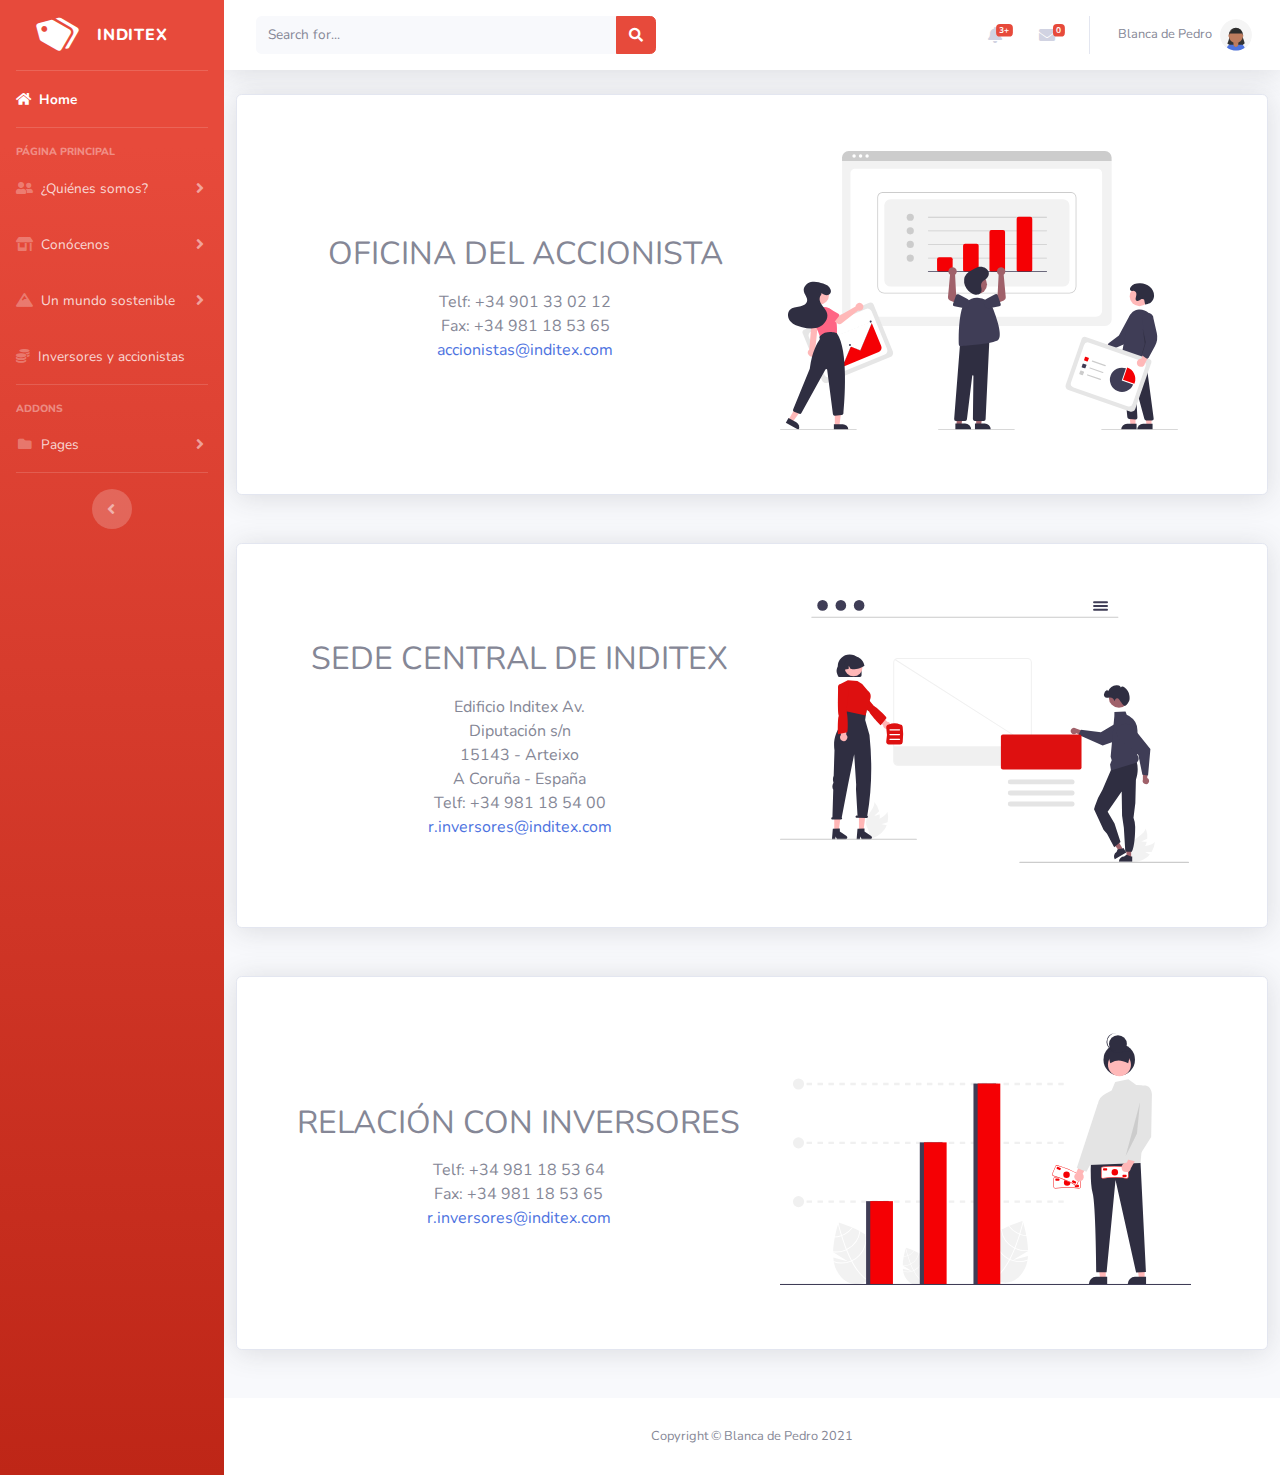
<file: inversores-y-accionistas.html>
<!DOCTYPE html>
<html lang="en">

<head>

    <meta charset="utf-8">
    <meta http-equiv="X-UA-Compatible" content="IE=edge">
    <meta name="viewport" content="width=device-width, initial-scale=1, shrink-to-fit=no">
    <meta name="description" content="">
    <meta name="author" content="">

    <title>Blanca de Pedro ~ Inditex</title>
    <link rel="shortcut icon" type="image/x-icon" href="img/favicon.ico">

    <!-- Custom fonts for this template-->
    <link href="vendor/fontawesome-free/css/all.min.css" rel="stylesheet" type="text/css">
    <link
        href="https://fonts.googleapis.com/css?family=Nunito:200,200i,300,300i,400,400i,600,600i,700,700i,800,800i,900,900i"
        rel="stylesheet">

    <!-- Custom styles for this template-->
    <link href="css/sb-admin-2.min.css" rel="stylesheet">

</head>

<body id="page-top">

    <!-- Page Wrapper -->
    <div id="wrapper">

        <!-- Sidebar -->
        <ul class="navbar-nav bg-gradient-danger sidebar sidebar-dark accordion" id="accordionSidebar">

            <!-- Sidebar - Brand -->
            <a class="sidebar-brand d-flex align-items-center justify-content-center" href="index.html">
                <div class="sidebar-brand-icon rotate-n-15">
                    <i class="fas fa-tags"></i>
                </div>
                <div class="sidebar-brand-text mx-3">Inditex</div>
            </a>

            <!-- Divider -->
            <hr class="sidebar-divider my-0">

            <!-- Nav Item - Dashboard -->
            <li class="nav-item active">
                <a class="nav-link" href="index.html">
                    <i class="fas fa-home"></i>
                    <span>Home</span></a>
            </li>

            <!-- Divider -->
            <hr class="sidebar-divider">

            <!-- Heading -->
            <div class="sidebar-heading">
                Página principal
            </div>

            <!-- Nav Item - ¿Quiénes somos? Menu -->
            <li class="nav-item">
                <a class="nav-link collapsed" href="#" data-toggle="collapse" data-target="#collapseOne"
                    aria-expanded="true" aria-controls="collapseUOne">
                    <i class="fas fa-user-friends"></i>
                    <span>¿Quiénes somos?</span>
                </a>
                <div id="collapseOne" class="collapse" aria-labelledby="headingOne"
                    data-parent="#accordionSidebar">
                    <div class="bg-white py-2 collapse-inner rounded">
                        <a class="collapse-item" href="inditex-en-el-mundo.html">Inditex en el mundo</a>
                        <a class="collapse-item" href="consejo-de-administracion.html">Consejo de administración</a>
                        <a class="collapse-item" href="nuestra-historia.html">Nuestra historia</a>
                    </div>
                </div>
            </li>

            <!-- Nav Item - Pages Grupos de la marca Menu -->
            <!-- Uterqüe, Massimo Dutti, Zara, Stradivarius, Pull & Bear, Bershka, Oysho, Zara Home -->
            <li class="nav-item">
                <a class="nav-link collapsed" href="#" data-toggle="collapse" data-target="#collapseTwo"
                    aria-expanded="true" aria-controls="collapseTwo">
                    <i class="fas fa-store-alt"></i>
                    <span>Conócenos</span>
                </a>
                <div id="collapseTwo" class="collapse" aria-labelledby="headingTwo" data-parent="#accordionSidebar">
                    <div class="bg-white py-2 collapse-inner rounded">
                        <h6 class="collapse-header">Grupos de la marca:</h6>
                        <a a target="_blank" class="collapse-item" href="https://www.uterque.com/">Uterqüe</a>
                        <a a target="_blank" class="collapse-item" href="https://www.massimodutti.com/es">Massimo Dutti</a>
                        <a a target="_blank"class="collapse-item" href="https://www.zara.com/es/">Zara</a>
                        <a a target="_blank"class="collapse-item" href="https://www.stradivarius.com/es/">Stradivarius</a>
                        <a a target="_blank" class="collapse-item" href="https://www.pullandbear.com/es/">Pull & Bear</a>
                        <a a target="_blank" class="collapse-item" href="https://www.bershka.com/es/">Bershka</a>
                        <a a target="_blank"class="collapse-item" href="https://www.oysho.com/es/">Oysho</a>
                        <a a target="_blank" class="collapse-item" href="https://www.zarahome.com/es/">Zara Home</a>
                    </div>
                </div>
            </li>

            <!-- Nav Item - Por un mundo sostenible Menu -->
            <li class="nav-item">
                <a class="nav-link collapsed" href="#" data-toggle="collapse" data-target="#collapseThree"
                    aria-expanded="true" aria-controls="collapseThree">
                    <i class="fas fa-mountain"></i>
                    <span>Un mundo sostenible</span>
                </a>
                <div id="collapseThree" class="collapse" aria-labelledby="headingThree"
                    data-parent="#accordionSidebar">
                    <div class="bg-white py-2 collapse-inner rounded">
                        <h6 class="collapse-header">Comprometidos:</h6>
                        <a class="collapse-item" href="con-las-personas.html">Con las personas</a>
                        <a class="collapse-item" href="con-el-medio-ambiente.html">Con el medio ambiente</a>
                    </div>
                </div>
            </li>

             <!-- Nav Item - Inversores Menu -->
            <li class="nav-item">
                <a class="nav-link" href="inversores-y-accionistas.html">
                    <i class="fas fa-coins"></i>
                    <span>Inversores y accionistas</span></a>
            </li>
           

            <!-- Divider -->
            <hr class="sidebar-divider">

            <!-- Heading -->
            <div class="sidebar-heading">
                Addons
            </div>

            <!-- Nav Item - Pages Collapse Menu -->
            <li class="nav-item">
                <a class="nav-link collapsed" href="#" data-toggle="collapse" data-target="#collapsePages"
                    aria-expanded="true" aria-controls="collapsePages">
                    <i class="fas fa-fw fa-folder"></i>
                    <span>Pages</span>
                </a>
                <div id="collapsePages" class="collapse" aria-labelledby="headingPages" data-parent="#accordionSidebar">
                    <div class="bg-white py-2 collapse-inner rounded">
                        <h6 class="collapse-header">Login Screens:</h6>
                        <a class="collapse-item" href="login.html">Login</a>
                        <a class="collapse-item" href="register.html">Register</a>
                        <a class="collapse-item" href="unete-a-nosotros.html">Únete a nosotros</a>
                    </div>
                </div>
            </li>


            <!-- Divider -->
            <hr class="sidebar-divider d-none d-md-block">

            <!-- Sidebar Toggler (Sidebar) -->
            <div class="text-center d-none d-md-inline">
                <button class="rounded-circle border-0" id="sidebarToggle"></button>
            </div>

        </ul>
        <!-- End of Sidebar -->

        <!-- Content Wrapper -->
        <div id="content-wrapper" class="d-flex flex-column">

            <!-- Main Content -->
            <div id="content">

                <!-- Topbar -->
                <nav class="navbar navbar-expand navbar-light bg-white topbar mb-4 static-top shadow">

                    <!-- Sidebar Toggle (Topbar) -->
                    <button id="sidebarToggleTop" class="btn btn-link d-md-none rounded-circle mr-3">
                        <i class="fa fa-bars"></i>
                    </button>

                    <!-- Topbar Search -->
                    <form
                        class="d-none d-sm-inline-block form-inline mr-auto ml-md-3 my-2 my-md-0 mw-100 navbar-search">
                        <div class="input-group">
                            <input type="text" class="form-control bg-light border-0 small" placeholder="Search for..."
                                aria-label="Search" aria-describedby="basic-addon2">
                            <div class="input-group-append">
                                <button class="btn btn-danger" type="button">
                                    <i class="fas fa-search fa-sm"></i>
                                </button>
                            </div>
                        </div>
                    </form>

                    <!-- Topbar Navbar -->
                    <ul class="navbar-nav ml-auto">

                        <!-- Nav Item - Search Dropdown (Visible Only XS) -->
                        <li class="nav-item dropdown no-arrow d-sm-none">
                            <a class="nav-link dropdown-toggle" href="#" id="searchDropdown" role="button"
                                data-toggle="dropdown" aria-haspopup="true" aria-expanded="false">
                                <i class="fas fa-search fa-fw"></i>
                            </a>
                            <!-- Dropdown - Messages -->
                            <div class="dropdown-menu dropdown-menu-right p-3 shadow animated--grow-in"
                                aria-labelledby="searchDropdown">
                                <form class="form-inline mr-auto w-100 navbar-search">
                                    <div class="input-group">
                                        <input type="text" class="form-control bg-light border-0 small"
                                            placeholder="Search for..." aria-label="Search"
                                            aria-describedby="basic-addon2">
                                        <div class="input-group-append">
                                            <button class="btn btn-primary" type="button">
                                                <i class="fas fa-search fa-sm"></i>
                                            </button>
                                        </div>
                                    </div>
                                </form>
                            </div>
                        </li>

                        <!-- Nav Item - Alerts -->
                        <li class="nav-item dropdown no-arrow mx-1">
                            <a class="nav-link dropdown-toggle" href="#" id="alertsDropdown" role="button"
                                data-toggle="dropdown" aria-haspopup="true" aria-expanded="false">
                                <i class="fas fa-bell fa-fw"></i>
                                <!-- Counter - Alerts -->
                                <span class="badge badge-danger badge-counter">3+</span>
                            </a>
                            <!-- Dropdown - Alerts -->
                            <div class="dropdown-list dropdown-menu dropdown-menu-right shadow animated--grow-in"
                                aria-labelledby="alertsDropdown">
                                <h6 class="dropdown-header">
                                    Alerts Center
                                </h6>
                                <a class="dropdown-item d-flex align-items-center" href="#">
                                    <div class="mr-3">
                                        <div class="icon-circle bg-secondary">
                                            <i class="fas fa-file-alt text-white"></i>
                                        </div>
                                    </div>
                                    <div>
                                        <div class="small text-gray-500">Enero 6, 2021</div>
                                        <span class="font-weight-bold">Tiene un mensaje nuevo</span>
                                    </div>
                                </a>
                                <a class="dropdown-item d-flex align-items-center" href="#">
                                    <div class="mr-3">
                                        <div class="icon-circle bg-secondary">
                                            <i class="fas fa-donate text-white"></i>
                                        </div>
                                    </div>
                                    <div>
                                        <div class="small text-gray-500">Enero 10, 2019</div>
                                        Tiene un mensaje nuevo
                                    </div>
                                </a>
                                <a class="dropdown-item d-flex align-items-center" href="#">
                                    <div class="mr-3">
                                        <div class="icon-circle bg-secondary">
                                            <i class="fas fa-exclamation-triangle text-white"></i>
                                        </div>
                                    </div>
                                    <div>
                                        <div class="small text-gray-500">Enero 16, 2019</div>
                                        Tiene un mensaje nuevo
                                    </div>
                                </a>
                                <a class="dropdown-item text-center small text-gray-500" href="#">Show All Alerts</a>
                            </div>
                        </li>

                        <!-- Nav Item - Messages -->
                        <li class="nav-item dropdown no-arrow mx-1">
                            <a class="nav-link dropdown-toggle" href="#" id="messagesDropdown" role="button"
                                data-toggle="dropdown" aria-haspopup="true" aria-expanded="false">
                                <i class="fas fa-envelope fa-fw"></i>
                                <!-- Counter - Messages -->
                                <span class="badge badge-danger badge-counter">0</span>
                            </a>
                            <!-- Dropdown - Messages -->
                            <div class="dropdown-list dropdown-menu dropdown-menu-right shadow animated--grow-in"
                                aria-labelledby="messagesDropdown">
                                <h6 class="dropdown-header">
                                    Message Center
                                </h6>
                                <a class="dropdown-item text-center small text-gray-500" href="#">Leer mensajes anteriores</a>
                            </div>
                        </li>

                        <div class="topbar-divider d-none d-sm-block"></div>

                        <!-- Nav Item - User Information -->
                        <li class="nav-item dropdown no-arrow">
                            <a class="nav-link dropdown-toggle" href="#" id="userDropdown" role="button"
                                data-toggle="dropdown" aria-haspopup="true" aria-expanded="false">
                                <span class="mr-2 d-none d-lg-inline text-gray-600 small">Blanca de Pedro</span>
                                <img class="img-profile rounded-circle"
                                    src="img/undraw_profile_1.svg">
                            </a>
                            <!-- Dropdown - User Information -->
                            <div class="dropdown-menu dropdown-menu-right shadow animated--grow-in"
                                aria-labelledby="userDropdown">
                                <a class="dropdown-item" href="#">
                                    <i class="fas fa-user fa-sm fa-fw mr-2 text-gray-400"></i>
                                    Profile
                                </a>
                                <a class="dropdown-item" href="#">
                                    <i class="fas fa-cogs fa-sm fa-fw mr-2 text-gray-400"></i>
                                    Settings
                                </a>
                                <a class="dropdown-item" href="#">
                                    <i class="fas fa-list fa-sm fa-fw mr-2 text-gray-400"></i>
                                    Activity Log
                                </a>
                                <div class="dropdown-divider"></div>
                                <a class="dropdown-item" href="#" data-toggle="modal" data-target="#logoutModal">
                                    <i class="fas fa-sign-out-alt fa-sm fa-fw mr-2 text-gray-400"></i>
                                    Logout
                                </a>
                            </div>
                        </li>

                    </ul>

                </nav>
                <!-- End of Topbar -->

                <!-- Begin Page Content -->
                <div class="container-fluid">
                    
                    <div class="row align-self-center">
                        <!-- Area Chart --> 
                        <div class="card shadow col-12 mb-5 align-self-center">
                            <div class="card-body align-self-center">
                                <div class="card-body align-self-center">
                                    <div class="row no-gutters align-items-center">
                                        <div class="col mr-2">
                                            <div class="text-center align-text-bottom">
                                                <h2 class="text-center text-uppercase p-2">
                                                    Oficina del accionista</h2>
                                                <div>Telf: +34 901 33 02 12</div>
                                                <div>Fax: +34 981 18 53 65</div>
                                                <div><a href="mailto:accionistas@inditex.com" title="Correo Inditex">accionistas@inditex.com</a></div>
                                            </div>
                                        </div>
                                        <div class="col-xl">
                                            <div class="text-center align-text-bottom">
                                                <img class="img-fluid px-6 px-sm-4 mt-3 mb-4" style="width: 30rem;" src="img/undraw_data_re_80ws.svg" alt="...">
                                            </div>
                                        </div>
                                    </div>
                                </div>
                            </div>
                        </div>
                    </div>
                    <div class="row align-self-center">
                        <!-- Area Chart --> 
                        <div class="card shadow col-12 mb-5 align-self-center">
                            <div class="card-body align-self-center">
                                <div class="card-body align-self-center">
                                    <div class="row no-gutters align-items-center">
                                        <div class="col mr-2">
                                            <div class="text-center align-text-bottom">
                                                <h2 class="text-center text-uppercase p-2">
                                                    Sede central de Inditex</h2>
                                                <div>Edificio Inditex Av.</div>
                                                <div>Diputación s/n</div> 
                                                <div>15143 - Arteixo</div>
                                                <div>A Coruña - España</div>
                                                <div>Telf: +34 981 18 54 00</div>
                                                <div><a href="mailto:r.inversores@inditex.com" title="Correo Inditex">r.inversores@inditex.com </a></div>
                                            </div>
                                        </div>
                                        <div class="col-xl">
                                            <div class="text-center align-text-bottom">
                                                <img class="img-fluid px-6 px-sm-4 mt-3 mb-4" style="width: 30rem;" src="img/undraw_work_together_re_5yhn.svg" alt="...">
                                            </div>
                                        </div>
                                    </div>
                                </div>
                            </div>
                        </div>
                    </div>
                    <div class="row align-self-center">
                        <!-- Area Chart --> 
                        <div class="card shadow col-12 mb-5 align-self-center">
                            <div class="card-body align-self-center">
                                <div class="card-body align-self-center">
                                    <div class="row no-gutters align-items-center">
                                        <div class="col mr-2">
                                            <div class="text-center align-text-bottom">
                                                <h2 class="text-center text-uppercase p-2">
                                                    Relación con inversores</h2>
                                                <div>Telf: +34 981 18 53 64</div>
                                                <div>Fax: +34 981 18 53 65</div>
                                                <div><a href="mailto:r.inversores@inditex.com" title="Correo Inditex">r.inversores@inditex.com </a></div>
                                            </div>
                                        </div>
                                        <div class="col-xl">
                                            <div class="text-center align-text-bottom">
                                                <img class="img-fluid px-6 px-sm-4 mt-3 mb-4" style="width: 30rem;" src="img/undraw_investment_data_re_sh9x.svg" alt="...">
                                            </div>
                                        </div>
                                    </div>
                                </div>
                            </div>
                        </div>
                    </div>
            
                </div>
                <!-- /.container-fluid -->

            </div>
            <!-- End of Main Content -->

            <!-- Footer -->
            <footer class="sticky-footer bg-white">
                <div class="container my-auto">
                    <div class="copyright text-center my-auto">
                        <span>Copyright &copy; Blanca de Pedro 2021</span>
                    </div>
                </div>
            </footer>
            <!-- End of Footer -->

        </div>
        <!-- End of Content Wrapper -->

    </div>
    <!-- End of Page Wrapper -->

    <!-- Scroll to Top Button-->
    <a class="scroll-to-top rounded" href="#page-top">
        <i class="fas fa-angle-up"></i>
    </a>

    <!-- Logout Modal-->
    <div class="modal fade" id="logoutModal" tabindex="-1" role="dialog" aria-labelledby="exampleModalLabel"
        aria-hidden="true">
        <div class="modal-dialog" role="document">
            <div class="modal-content">
                <div class="modal-header">
                    <h5 class="modal-title" id="exampleModalLabel">Ready to Leave?</h5>
                    <button class="close" type="button" data-dismiss="modal" aria-label="Close">
                        <span aria-hidden="true">×</span>
                    </button>
                </div>
                <div class="modal-body">Select "Logout" below if you are ready to end your current session.</div>
                <div class="modal-footer">
                    <button class="btn btn-secondary" type="button" data-dismiss="modal">Cancel</button>
                    <a class="btn btn-primary" href="login.html">Logout</a>
                </div>
            </div>
        </div>
    </div>

    <!-- Bootstrap core JavaScript-->
    <script src="vendor/jquery/jquery.min.js"></script>
    <script src="vendor/bootstrap/js/bootstrap.bundle.min.js"></script>

    <!-- Core plugin JavaScript-->
    <script src="vendor/jquery-easing/jquery.easing.min.js"></script>

    <!-- Custom scripts for all pages-->
    <script src="js/sb-admin-2.min.js"></script>

    <!-- Page level plugins -->
    <script src="vendor/chart.js/Chart.min.js"></script>

    <!-- Page level custom scripts -->
    <script src="js/demo/chart-bar-demo.js"></script>
    <script src="js/demo/chart-pie-demo.js"></script>

</body>

</html>
</file>
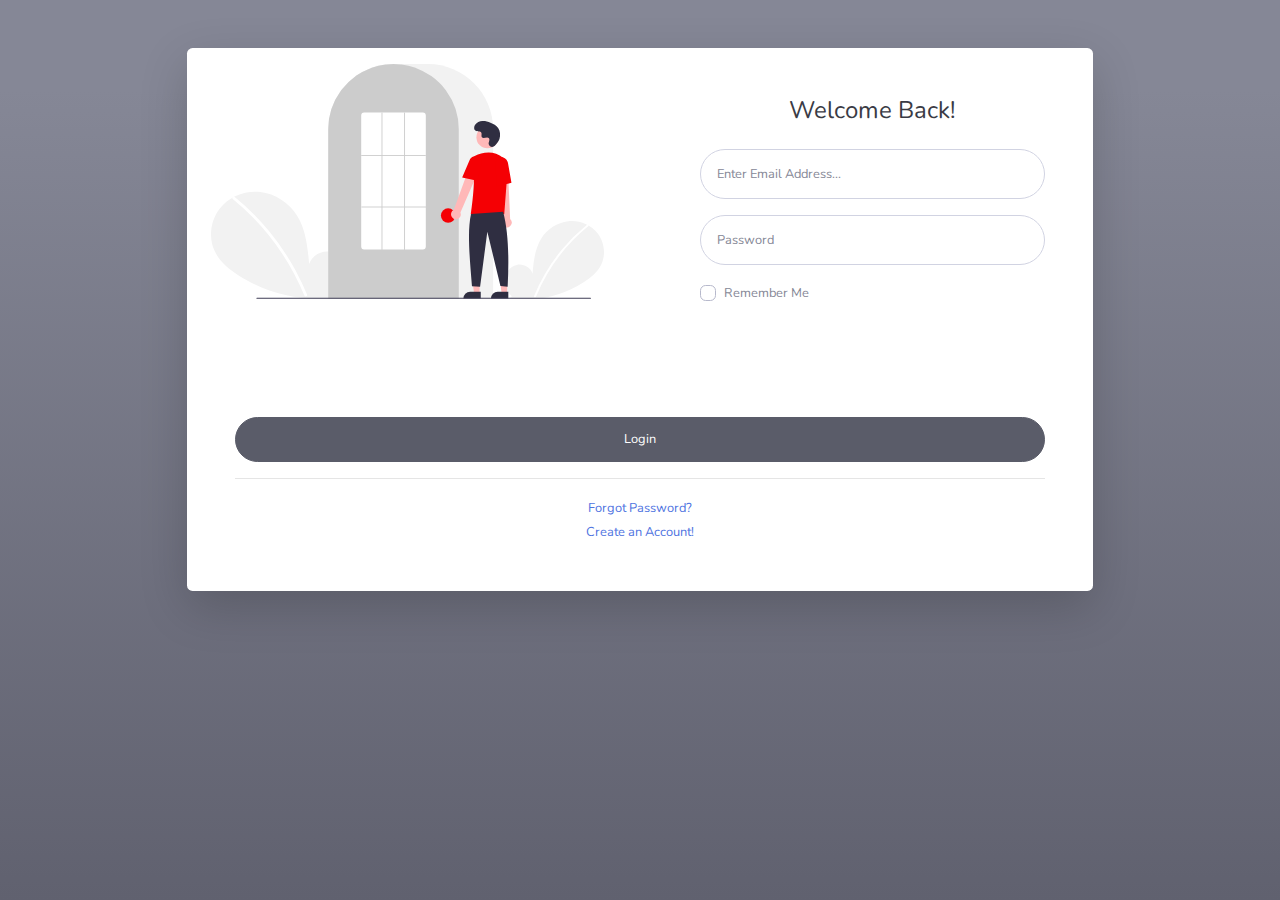
<file: login.html>
<!DOCTYPE html>
<html lang="en">

<head>

    <meta charset="utf-8">
    <meta http-equiv="X-UA-Compatible" content="IE=edge">
    <meta name="viewport" content="width=device-width, initial-scale=1, shrink-to-fit=no">
    <meta name="description" content="">
    <meta name="author" content="">

    <title>Blana de Pedro ~ Inditex</title>
    <link rel="shortcut icon" type="image/x-icon" href="img/favicon.ico">

    <!-- Custom fonts for this template-->
    <link href="vendor/fontawesome-free/css/all.min.css" rel="stylesheet" type="text/css">
    <link
        href="https://fonts.googleapis.com/css?family=Nunito:200,200i,300,300i,400,400i,600,600i,700,700i,800,800i,900,900i"
        rel="stylesheet">

    <!-- Custom styles for this template-->
    <link href="css/sb-admin-2.min.css" rel="stylesheet">

</head>

<body class="bg-gradient-secondary">

    <div class="container">

        <!-- Outer Row -->
        <div class="row justify-content-center">

            <div class="col-xl-10 col-lg-12 col-md-9">

                <div class="card o-hidden border-0 shadow-lg my-5">
                    <div class="card-body p-0">
                        <!-- Nested Row within Card Body -->
                        <div class="row">
                            <div class="col">
                                <img class="img-fluid px-5 px-sm-4 mt-3 mb-4 align-self-auto" style="width: 30rem;" src="img/undraw_login_re_4vu2.svg" alt="...">
                            </div>
                            <div class="col-lg-6">
                                <div class="p-5">
                                    <div class="text-center">
                                        <h1 class="h4 text-gray-900 mb-4">Welcome Back!</h1>
                                    </div>
                                    <form class="user">
                                        <div class="form-group">
                                            <input type="email" class="form-control form-control-user"
                                                id="exampleInputEmail" aria-describedby="emailHelp"
                                                placeholder="Enter Email Address...">
                                        </div>
                                        <div class="form-group">
                                            <input type="password" class="form-control form-control-user"
                                                id="exampleInputPassword" placeholder="Password">
                                        </div>
                                        <div class="form-group">
                                            <div class="custom-control custom-checkbox small">
                                                <input type="checkbox" class="custom-control-input" id="customCheck">
                                                <label class="custom-control-label" for="customCheck">Remember
                                                    Me</label>
                                            </div>
                                        </div>
                                    </form>
                                </div>
                            </div>
                        </div>
                        <div class="row">
                            <div class="col-lg-12">
                                <form class="user align-self-center p-lg-5">
                                    <a href="index.html" class="btn btn-dark btn-user btn-block">
                                        Login
                                    </a>
                                    <hr>
                                    <div class="text-center">
                                        <a class="small" href="forgot-password.html">Forgot Password?</a>
                                    </div>
                                    <div class="text-center">
                                        <a class="small" href="register.html">Create an Account!</a>
                                    </div>
                                </form>
                            </div>
                        </div>
                    </div>
                </div>

            </div>

        </div>

    </div>

    <!-- Bootstrap core JavaScript-->
    <script src="vendor/jquery/jquery.min.js"></script>
    <script src="vendor/bootstrap/js/bootstrap.bundle.min.js"></script>

    <!-- Core plugin JavaScript-->
    <script src="vendor/jquery-easing/jquery.easing.min.js"></script>

    <!-- Custom scripts for all pages-->
    <script src="js/sb-admin-2.min.js"></script>

</body>

</html>
</file>
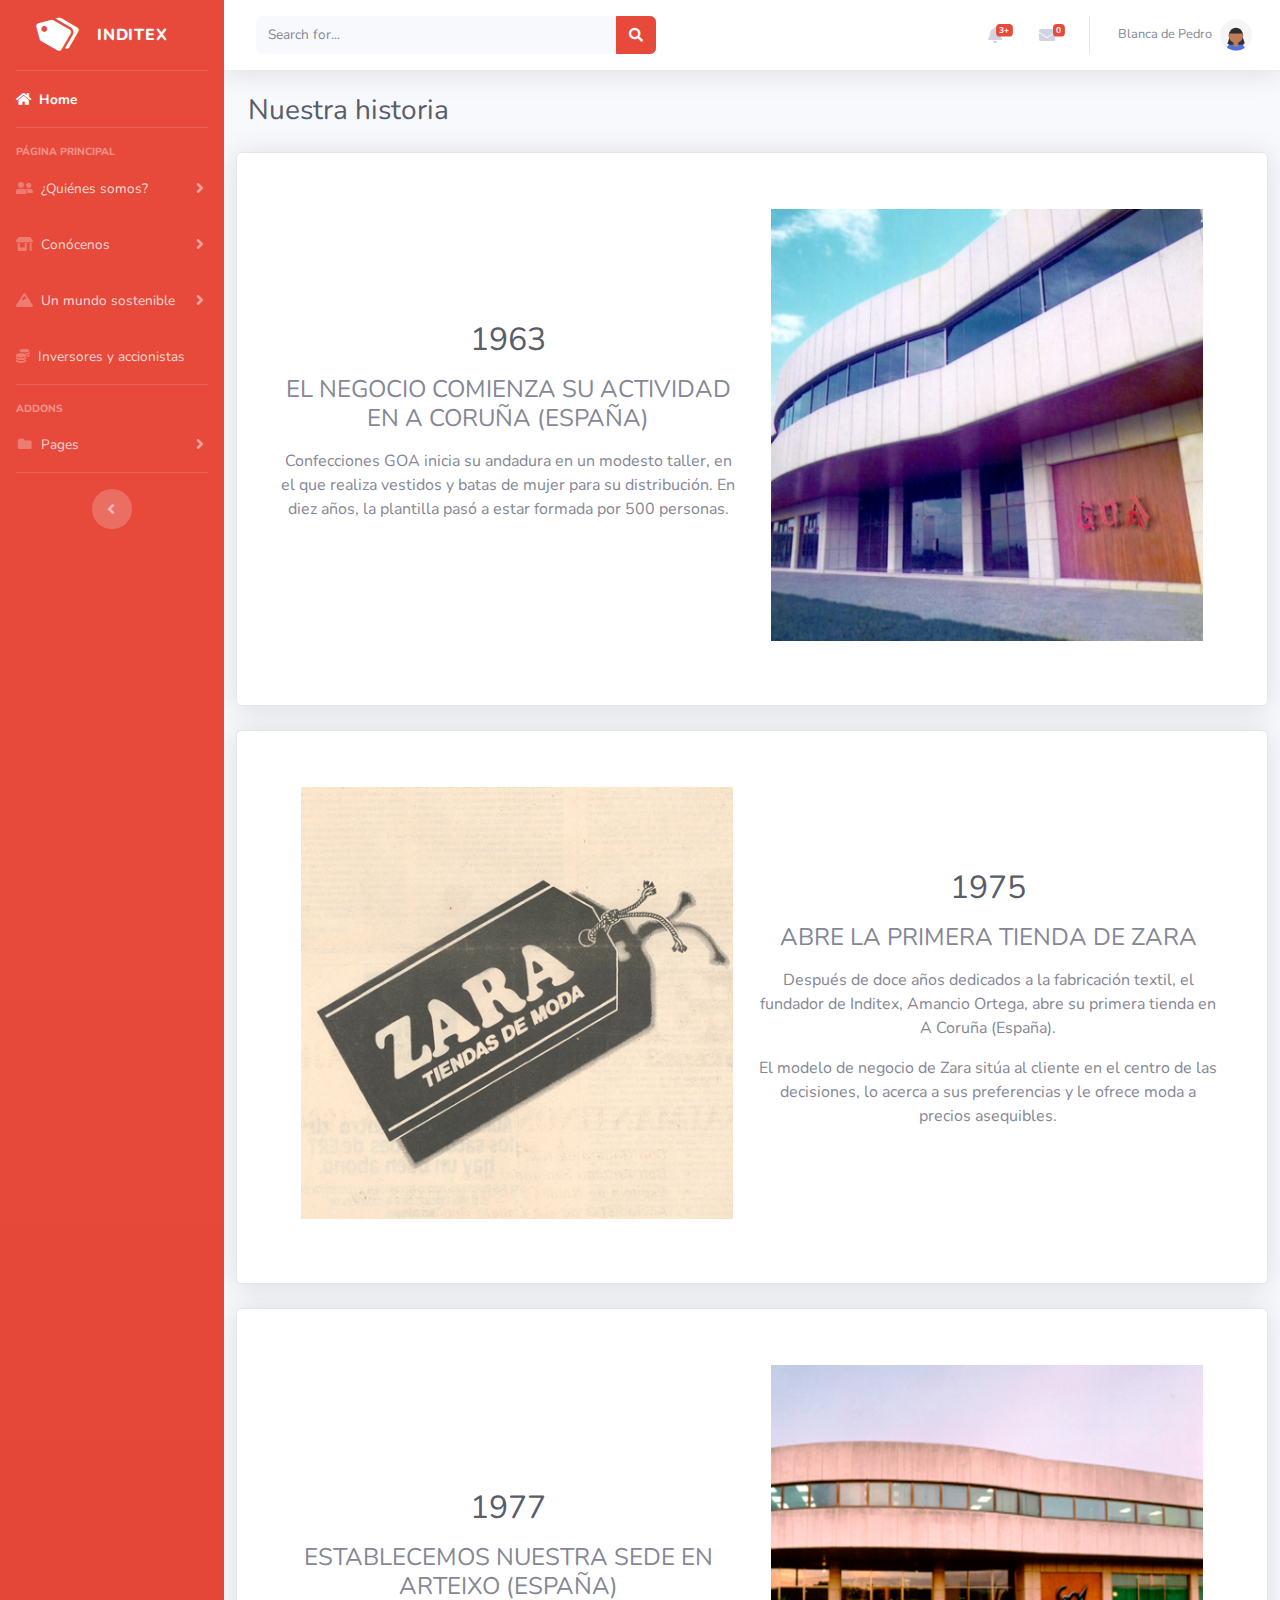
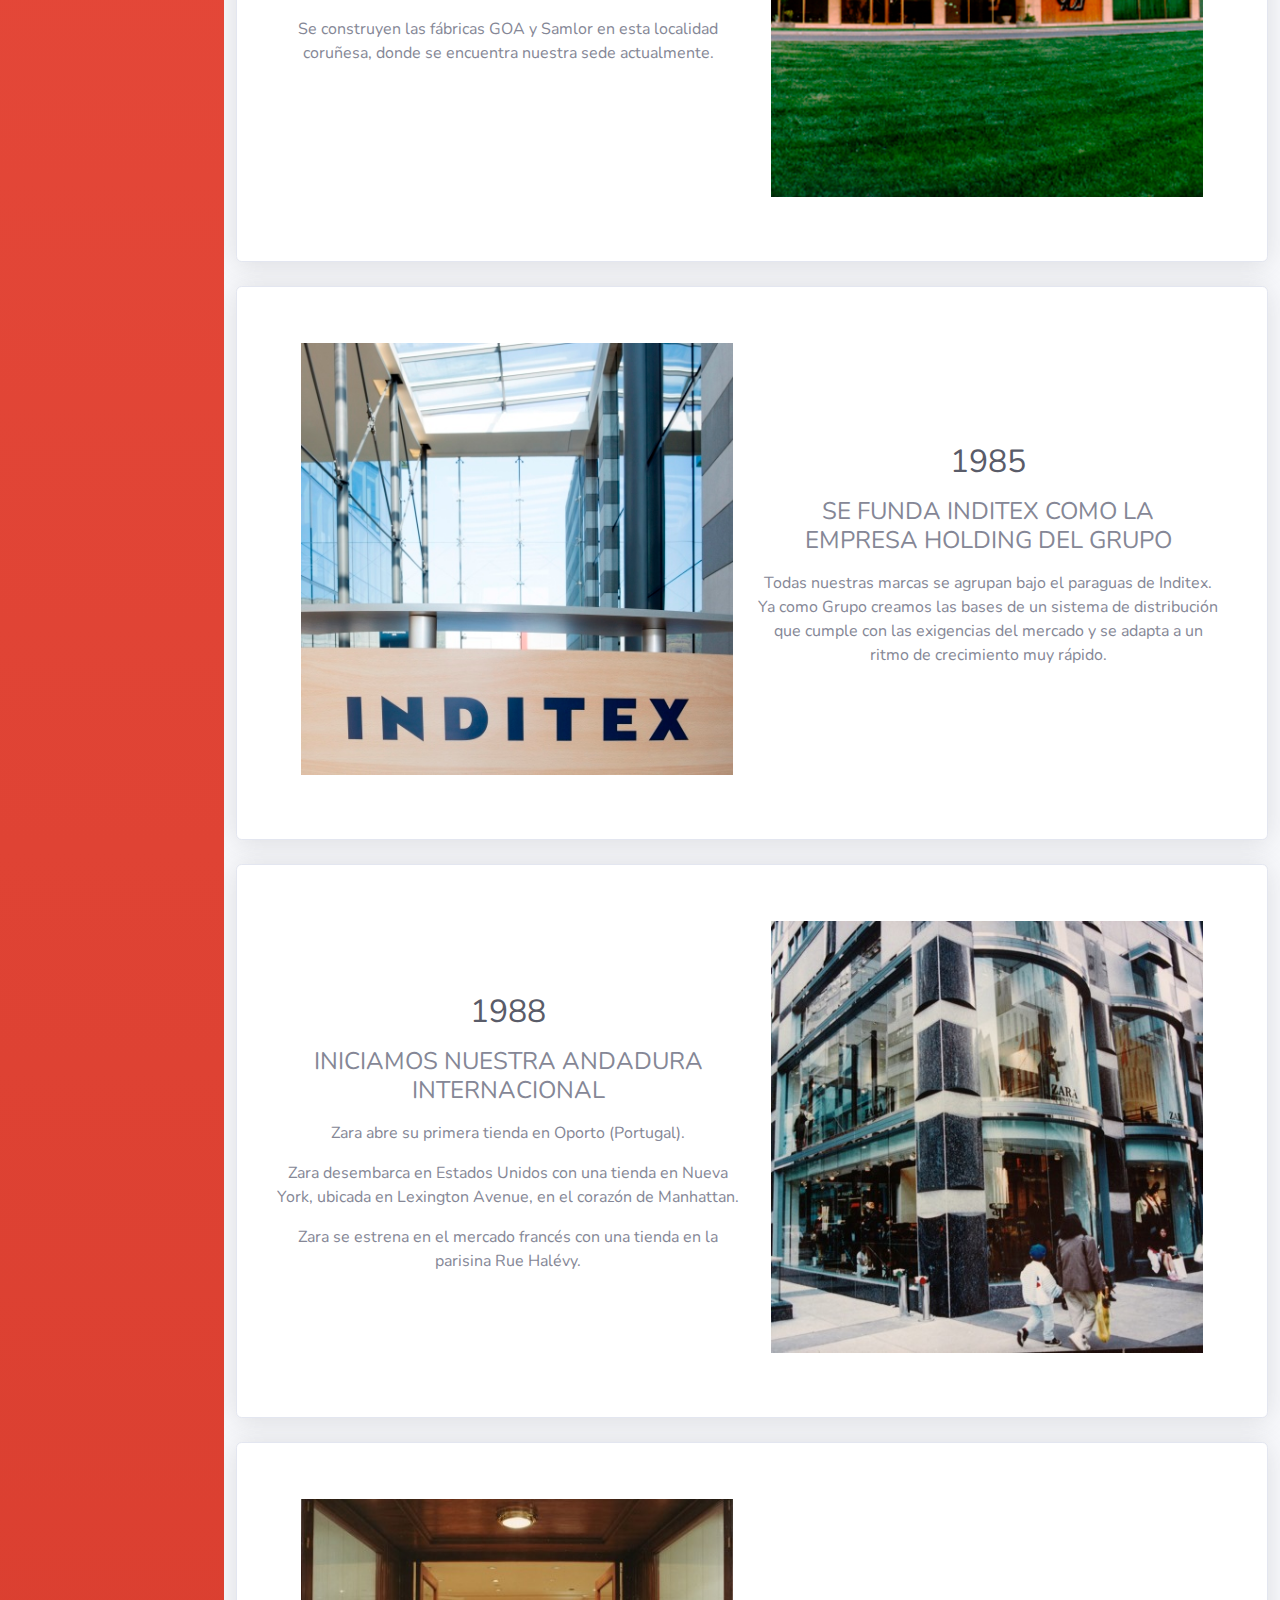
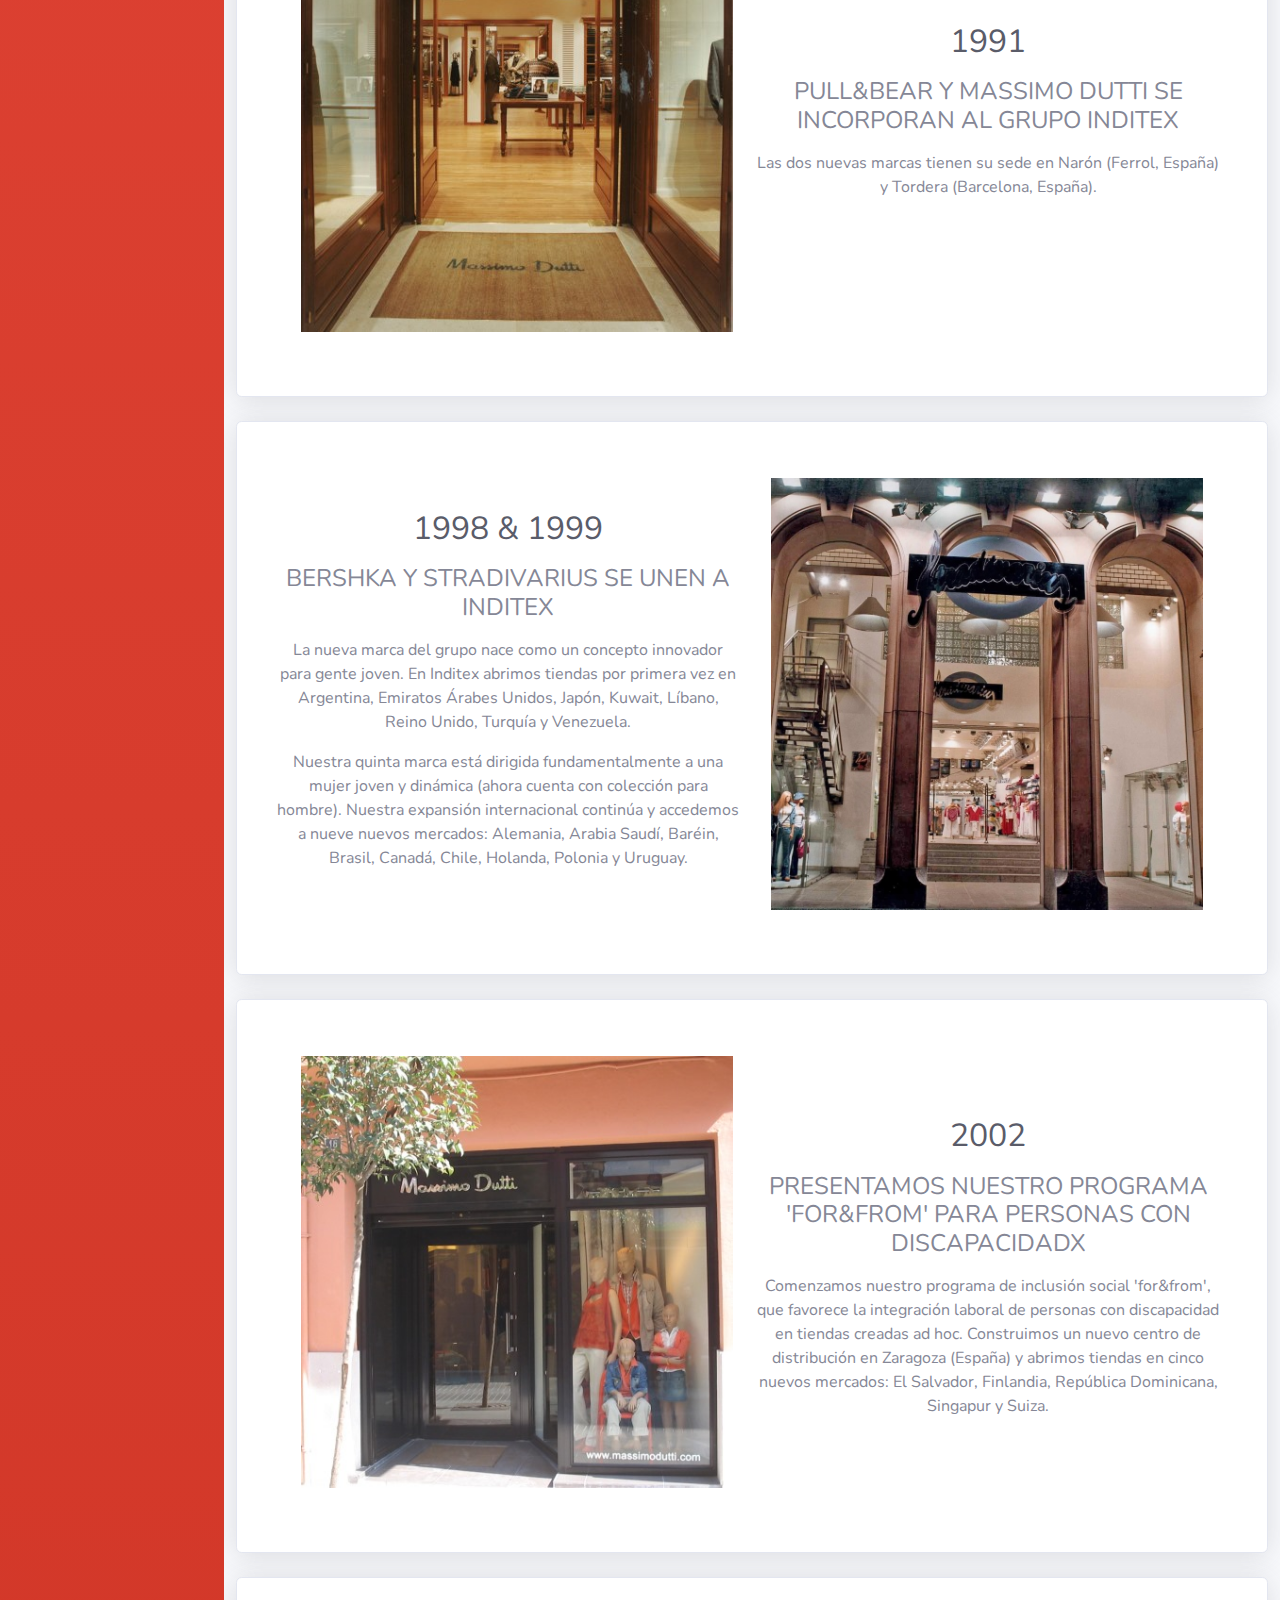
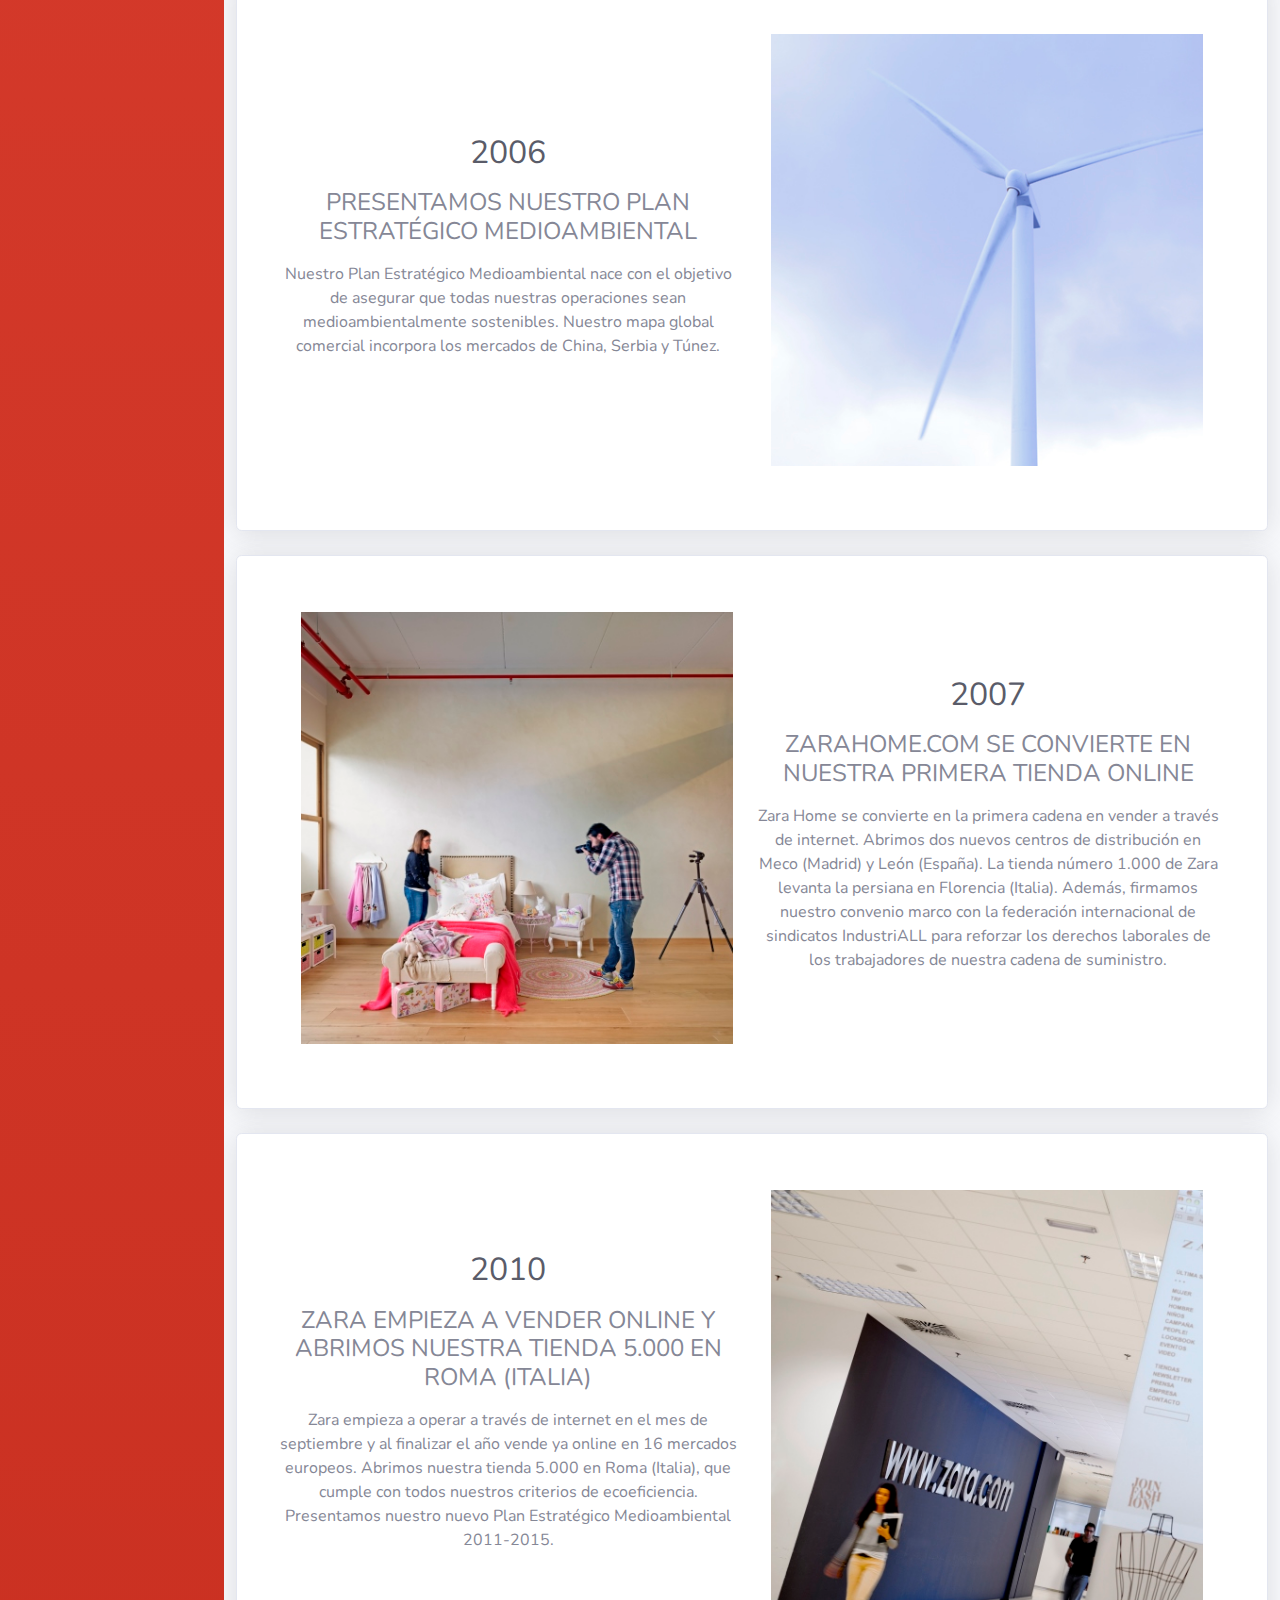
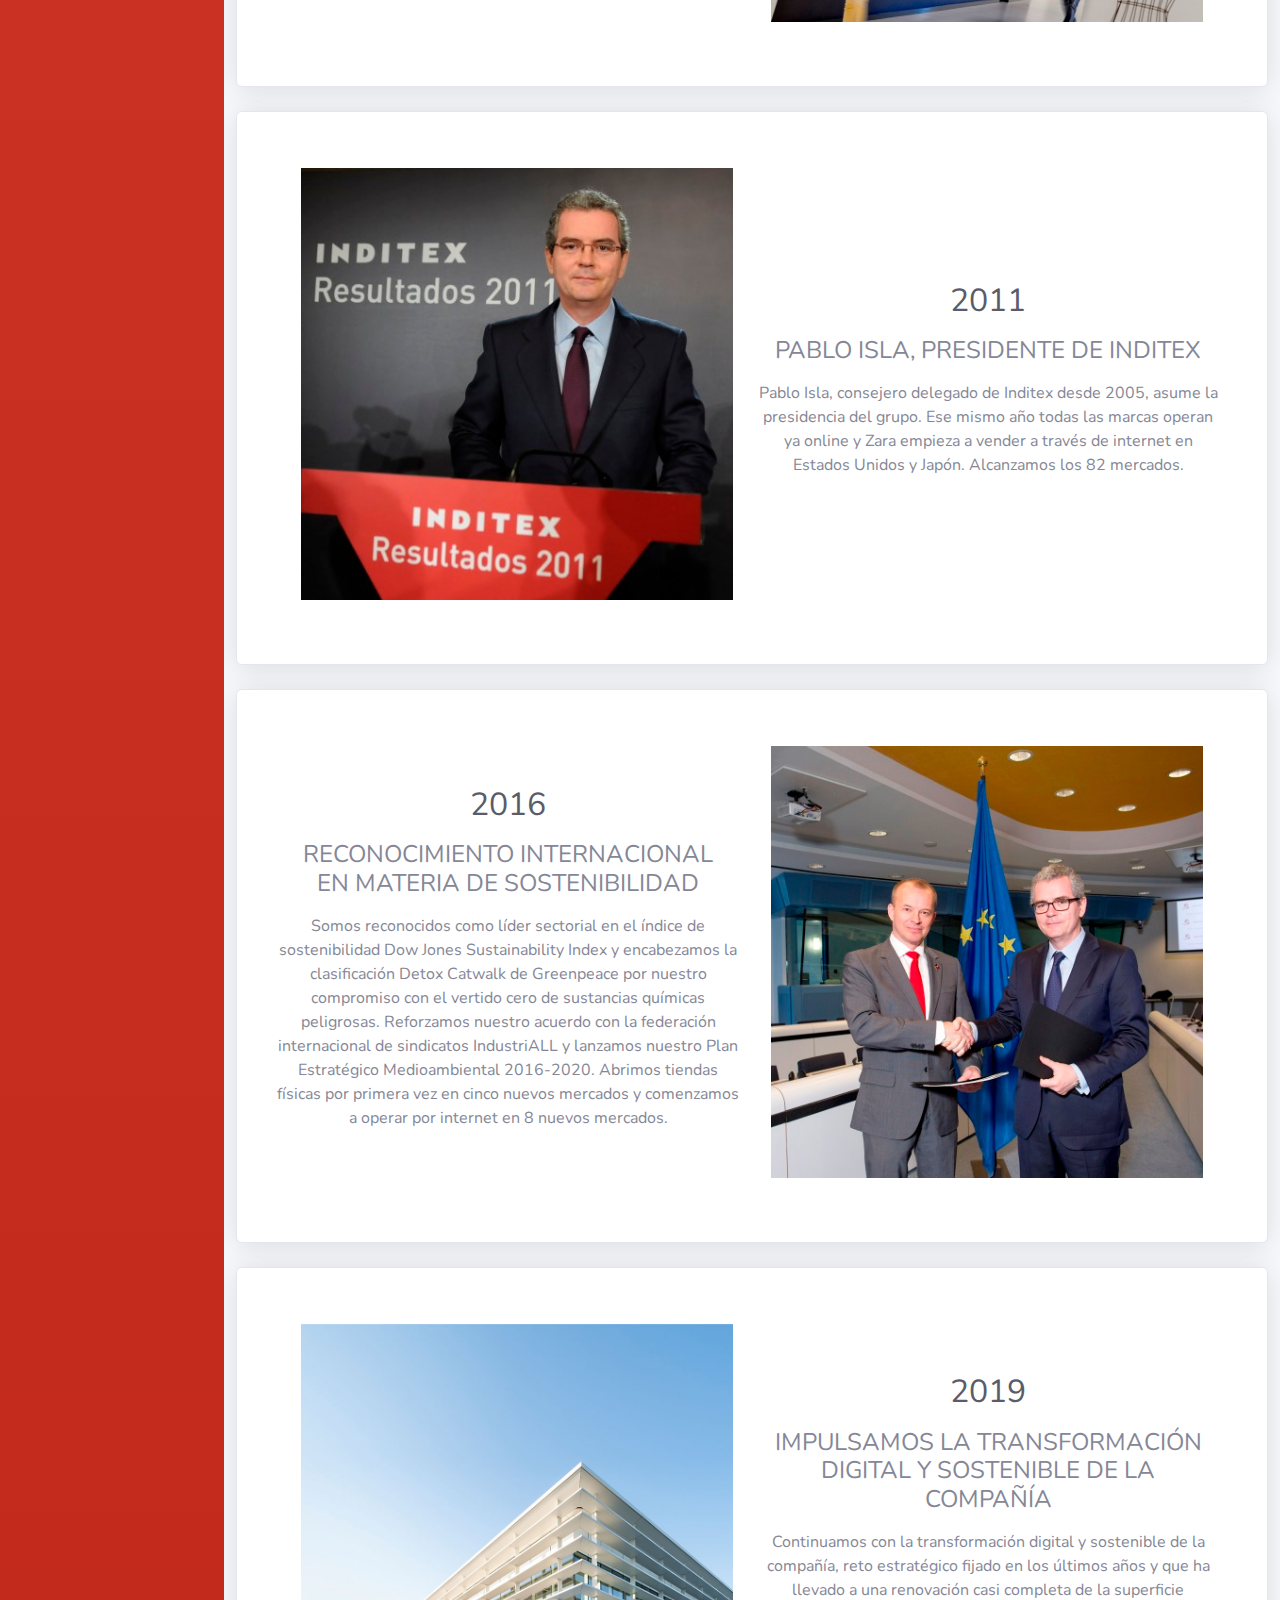
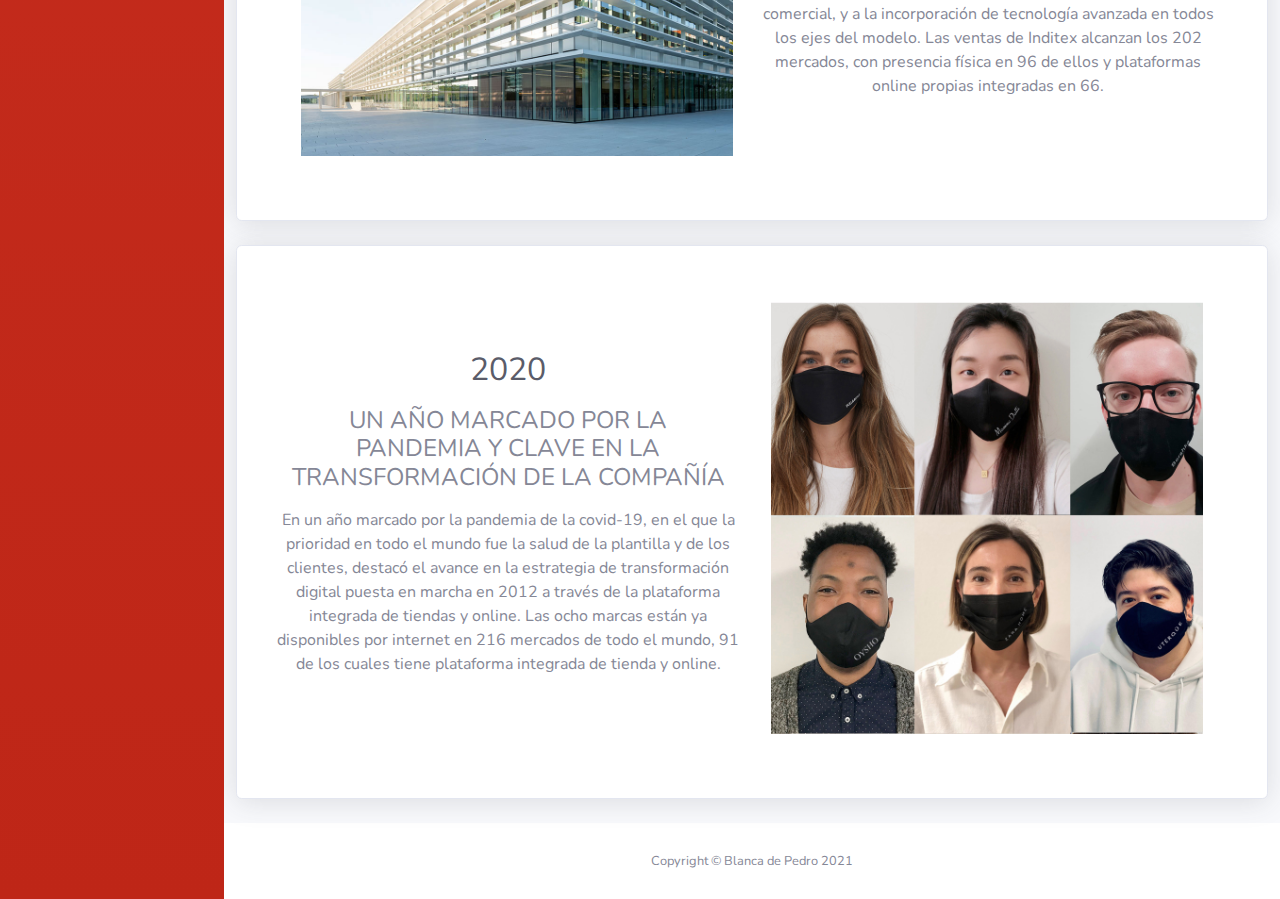
<file: nuestra-historia.html>
<!DOCTYPE html>
<html lang="en">

<head>

    <meta charset="utf-8">
    <meta http-equiv="X-UA-Compatible" content="IE=edge">
    <meta name="viewport" content="width=device-width, initial-scale=1, shrink-to-fit=no">
    <meta name="description" content="">
    <meta name="author" content="">

    <title>Blanca de Pedro ~ Inditex</title>
    <link rel="shortcut icon" type="image/x-icon" href="img/favicon.ico">

    <!-- Custom fonts for this template-->
    <link href="vendor/fontawesome-free/css/all.min.css" rel="stylesheet" type="text/css">
    <link
        href="https://fonts.googleapis.com/css?family=Nunito:200,200i,300,300i,400,400i,600,600i,700,700i,800,800i,900,900i"
        rel="stylesheet">

    <!-- Custom styles for this template-->
    <link href="css/sb-admin-2.min.css" rel="stylesheet">

</head>

<body id="page-top">

    <!-- Page Wrapper -->
    <div id="wrapper">

        <!-- Sidebar -->
        <ul class="navbar-nav bg-gradient-danger sidebar sidebar-dark accordion" id="accordionSidebar">

            <!-- Sidebar - Brand -->
            <a class="sidebar-brand d-flex align-items-center justify-content-center" href="index.html">
                <div class="sidebar-brand-icon rotate-n-15">
                    <i class="fas fa-tags"></i>
                </div>
                <div class="sidebar-brand-text mx-3">Inditex</div>
            </a>

            <!-- Divider -->
            <hr class="sidebar-divider my-0">

            <!-- Nav Item - Dashboard -->
            <li class="nav-item active">
                <a class="nav-link" href="index.html">
                    <i class="fas fa-home"></i>
                    <span>Home</span></a>
            </li>

            <!-- Divider -->
            <hr class="sidebar-divider">

            <!-- Heading -->
            <div class="sidebar-heading">
                Página principal
            </div>

            <!-- Nav Item - ¿Quiénes somos? Menu -->
            <li class="nav-item">
                <a class="nav-link collapsed" href="#" data-toggle="collapse" data-target="#collapseOne"
                    aria-expanded="true" aria-controls="collapseUOne">
                    <i class="fas fa-user-friends"></i>
                    <span>¿Quiénes somos?</span>
                </a>
                <div id="collapseOne" class="collapse" aria-labelledby="headingOne"
                    data-parent="#accordionSidebar">
                    <div class="bg-white py-2 collapse-inner rounded">
                        <a class="collapse-item" href="inditex-en-el-mundo.html">Inditex en el mundo</a>
                        <a class="collapse-item" href="consejo-de-administracion.html">Consejo de administración</a>
                        <a class="collapse-item" href="nuestra-historia.html">Nuestra historia</a>
                    </div>
                </div>
            </li>

            <!-- Nav Item - Pages Grupos de la marca Menu -->
            <!-- Uterqüe, Massimo Dutti, Zara, Stradivarius, Pull & Bear, Bershka, Oysho, Zara Home -->
            <li class="nav-item">
                <a class="nav-link collapsed" href="#" data-toggle="collapse" data-target="#collapseTwo"
                    aria-expanded="true" aria-controls="collapseTwo">
                    <i class="fas fa-store-alt"></i>
                    <span>Conócenos</span>
                </a>
                <div id="collapseTwo" class="collapse" aria-labelledby="headingTwo" data-parent="#accordionSidebar">
                    <div class="bg-white py-2 collapse-inner rounded">
                        <h6 class="collapse-header">Grupos de la marca:</h6>
                        <a a target="_blank" class="collapse-item" href="https://www.uterque.com/">Uterqüe</a>
                        <a a target="_blank" class="collapse-item" href="https://www.massimodutti.com/es">Massimo Dutti</a>
                        <a a target="_blank"class="collapse-item" href="https://www.zara.com/es/">Zara</a>
                        <a a target="_blank"class="collapse-item" href="https://www.stradivarius.com/es/">Stradivarius</a>
                        <a a target="_blank" class="collapse-item" href="https://www.pullandbear.com/es/">Pull & Bear</a>
                        <a a target="_blank" class="collapse-item" href="https://www.bershka.com/es/">Bershka</a>
                        <a a target="_blank"class="collapse-item" href="https://www.oysho.com/es/">Oysho</a>
                        <a a target="_blank" class="collapse-item" href="https://www.zarahome.com/es/">Zara Home</a>
                    </div>
                </div>
            </li>

            <!-- Nav Item - Por un mundo sostenible Menu -->
            <li class="nav-item">
                <a class="nav-link collapsed" href="#" data-toggle="collapse" data-target="#collapseThree"
                    aria-expanded="true" aria-controls="collapseThree">
                    <i class="fas fa-mountain"></i>
                    <span>Un mundo sostenible</span>
                </a>
                <div id="collapseThree" class="collapse" aria-labelledby="headingThree"
                    data-parent="#accordionSidebar">
                    <div class="bg-white py-2 collapse-inner rounded">
                        <h6 class="collapse-header">Comprometidos:</h6>
                        <a class="collapse-item" href="con-las-personas.html">Con las personas</a>
                        <a class="collapse-item" href="con-el-medio-ambiente.html">Con el medio ambiente</a>
                    </div>
                </div>
            </li>

             <!-- Nav Item - Inversores Menu -->
            <li class="nav-item">
                <a class="nav-link" href="inversores-y-accionistas.html">
                    <i class="fas fa-coins"></i>
                    <span>Inversores y accionistas</span></a>
            </li>
           

            <!-- Divider -->
            <hr class="sidebar-divider">

            <!-- Heading -->
            <div class="sidebar-heading">
                Addons
            </div>

            <!-- Nav Item - Pages Collapse Menu -->
            <li class="nav-item">
                <a class="nav-link collapsed" href="#" data-toggle="collapse" data-target="#collapsePages"
                    aria-expanded="true" aria-controls="collapsePages">
                    <i class="fas fa-fw fa-folder"></i>
                    <span>Pages</span>
                </a>
                <div id="collapsePages" class="collapse" aria-labelledby="headingPages" data-parent="#accordionSidebar">
                    <div class="bg-white py-2 collapse-inner rounded">
                        <h6 class="collapse-header">Login Screens:</h6>
                        <a class="collapse-item" href="login.html">Login</a>
                        <a class="collapse-item" href="register.html">Register</a>
                        <a class="collapse-item" href="unete-a-nosotros.html">Únete a nosotros</a>
                    </div>
                </div>
            </li>


            <!-- Divider -->
            <hr class="sidebar-divider d-none d-md-block">

            <!-- Sidebar Toggler (Sidebar) -->
            <div class="text-center d-none d-md-inline">
                <button class="rounded-circle border-0" id="sidebarToggle"></button>
            </div>

        </ul>
        <!-- End of Sidebar -->

        <!-- Content Wrapper -->
        <div id="content-wrapper" class="d-flex flex-column">

            <!-- Main Content -->
            <div id="content">

                <!-- Topbar -->
                <nav class="navbar navbar-expand navbar-light bg-white topbar mb-4 static-top shadow">

                    <!-- Sidebar Toggle (Topbar) -->
                    <button id="sidebarToggleTop" class="btn btn-link d-md-none rounded-circle mr-3">
                        <i class="fa fa-bars"></i>
                    </button>

                    <!-- Topbar Search -->
                    <form
                        class="d-none d-sm-inline-block form-inline mr-auto ml-md-3 my-2 my-md-0 mw-100 navbar-search">
                        <div class="input-group">
                            <input type="text" class="form-control bg-light border-0 small" placeholder="Search for..."
                                aria-label="Search" aria-describedby="basic-addon2">
                            <div class="input-group-append">
                                <button class="btn btn-danger" type="button">
                                    <i class="fas fa-search fa-sm"></i>
                                </button>
                            </div>
                        </div>
                    </form>

                    <!-- Topbar Navbar -->
                    <ul class="navbar-nav ml-auto">

                        <!-- Nav Item - Search Dropdown (Visible Only XS) -->
                        <li class="nav-item dropdown no-arrow d-sm-none">
                            <a class="nav-link dropdown-toggle" href="#" id="searchDropdown" role="button"
                                data-toggle="dropdown" aria-haspopup="true" aria-expanded="false">
                                <i class="fas fa-search fa-fw"></i>
                            </a>
                            <!-- Dropdown - Messages -->
                            <div class="dropdown-menu dropdown-menu-right p-3 shadow animated--grow-in"
                                aria-labelledby="searchDropdown">
                                <form class="form-inline mr-auto w-100 navbar-search">
                                    <div class="input-group">
                                        <input type="text" class="form-control bg-light border-0 small"
                                            placeholder="Search for..." aria-label="Search"
                                            aria-describedby="basic-addon2">
                                        <div class="input-group-append">
                                            <button class="btn btn-primary" type="button">
                                                <i class="fas fa-search fa-sm"></i>
                                            </button>
                                        </div>
                                    </div>
                                </form>
                            </div>
                        </li>

                        <!-- Nav Item - Alerts -->
                        <li class="nav-item dropdown no-arrow mx-1">
                            <a class="nav-link dropdown-toggle" href="#" id="alertsDropdown" role="button"
                                data-toggle="dropdown" aria-haspopup="true" aria-expanded="false">
                                <i class="fas fa-bell fa-fw"></i>
                                <!-- Counter - Alerts -->
                                <span class="badge badge-danger badge-counter">3+</span>
                            </a>
                            <!-- Dropdown - Alerts -->
                            <div class="dropdown-list dropdown-menu dropdown-menu-right shadow animated--grow-in"
                                aria-labelledby="alertsDropdown">
                                <h6 class="dropdown-header">
                                    Alerts Center
                                </h6>
                                <a class="dropdown-item d-flex align-items-center" href="#">
                                    <div class="mr-3">
                                        <div class="icon-circle bg-secondary">
                                            <i class="fas fa-file-alt text-white"></i>
                                        </div>
                                    </div>
                                    <div>
                                        <div class="small text-gray-500">Enero 6, 2021</div>
                                        <span class="font-weight-bold">Tiene un mensaje nuevo</span>
                                    </div>
                                </a>
                                <a class="dropdown-item d-flex align-items-center" href="#">
                                    <div class="mr-3">
                                        <div class="icon-circle bg-secondary">
                                            <i class="fas fa-donate text-white"></i>
                                        </div>
                                    </div>
                                    <div>
                                        <div class="small text-gray-500">Enero 10, 2019</div>
                                        Tiene un mensaje nuevo
                                    </div>
                                </a>
                                <a class="dropdown-item d-flex align-items-center" href="#">
                                    <div class="mr-3">
                                        <div class="icon-circle bg-secondary">
                                            <i class="fas fa-exclamation-triangle text-white"></i>
                                        </div>
                                    </div>
                                    <div>
                                        <div class="small text-gray-500">Enero 16, 2019</div>
                                        Tiene un mensaje nuevo
                                    </div>
                                </a>
                                <a class="dropdown-item text-center small text-gray-500" href="#">Show All Alerts</a>
                            </div>
                        </li>

                        <!-- Nav Item - Messages -->
                        <li class="nav-item dropdown no-arrow mx-1">
                            <a class="nav-link dropdown-toggle" href="#" id="messagesDropdown" role="button"
                                data-toggle="dropdown" aria-haspopup="true" aria-expanded="false">
                                <i class="fas fa-envelope fa-fw"></i>
                                <!-- Counter - Messages -->
                                <span class="badge badge-danger badge-counter">0</span>
                            </a>
                            <!-- Dropdown - Messages -->
                            <div class="dropdown-list dropdown-menu dropdown-menu-right shadow animated--grow-in"
                                aria-labelledby="messagesDropdown">
                                <h6 class="dropdown-header">
                                    Message Center
                                </h6>
                                <a class="dropdown-item text-center small text-gray-500" href="#">Leer mensajes anteriores</a>
                            </div>
                        </li>

                        <div class="topbar-divider d-none d-sm-block"></div>

                        <!-- Nav Item - User Information -->
                        <li class="nav-item dropdown no-arrow">
                            <a class="nav-link dropdown-toggle" href="#" id="userDropdown" role="button"
                                data-toggle="dropdown" aria-haspopup="true" aria-expanded="false">
                                <span class="mr-2 d-none d-lg-inline text-gray-600 small">Blanca de Pedro</span>
                                <img class="img-profile rounded-circle"
                                    src="img/undraw_profile_1.svg">
                            </a>
                            <!-- Dropdown - User Information -->
                            <div class="dropdown-menu dropdown-menu-right shadow animated--grow-in"
                                aria-labelledby="userDropdown">
                                <a class="dropdown-item" href="#">
                                    <i class="fas fa-user fa-sm fa-fw mr-2 text-gray-400"></i>
                                    Profile
                                </a>
                                <a class="dropdown-item" href="#">
                                    <i class="fas fa-cogs fa-sm fa-fw mr-2 text-gray-400"></i>
                                    Settings
                                </a>
                                <a class="dropdown-item" href="#">
                                    <i class="fas fa-list fa-sm fa-fw mr-2 text-gray-400"></i>
                                    Activity Log
                                </a>
                                <div class="dropdown-divider"></div>
                                <a class="dropdown-item" href="#" data-toggle="modal" data-target="#logoutModal">
                                    <i class="fas fa-sign-out-alt fa-sm fa-fw mr-2 text-gray-400"></i>
                                    Logout
                                </a>
                            </div>
                        </li>

                    </ul>

                </nav>
                <!-- End of Topbar -->

                <!-- Begin Page Content -->
                <div class="container-fluid">
                    <!-- Page Heading -->
                    <div class="d-sm-flex align-items-center justify-content-between mb-4">
                        <h1 class="h3 mb-0 text-gray-800">Nuestra historia</h1>     
                    </div>
                    <div class="row">
                        <!-- Area Chart --> 
                        <div class="card shadow mb-4">
                            <div class="card-body">
                                <div class="card-body">
                                    <div class="row no-gutters align-items-center">
                                        <div class="col mr-2">
                                            <div class="text-center align-text-bottom">
                                                <h2 class="text-center text-uppercase text-dark">
                                                    1963
                                                </h2>
                                                <h4 class="text-center text-uppercase p-2">
                                                    El negocio comienza su actividad en A Coruña (España)</h4>
                                                <p>Confecciones GOA inicia su andadura en un modesto taller, en el que realiza vestidos y batas de mujer para su distribución. En diez años, la plantilla pasó a estar formada por 500 personas.</p>
                                            </div>
                                        </div>
                                        <div class="col-xl-auto">
                                            <div class="text-right">
                                                <img class="img-fluid px-5 px-sm-4 mt-3 mb-4 align-items-lg-baseline" style="width: 30rem;" src="img/FotosPractica/Historia/1963.jpg" alt="...">
                                            </div>
                                        </div>
                                    </div>
                                </div>
                            </div>
                        </div>
                    </div>
                    <div class="row">
                        <!-- Area Chart --> 
                        <div class="card shadow mb-4">
                            <div class="card-body">
                                <div class="card-body">
                                    <div class="row no-gutters align-items-center">
                                        <div class="col-xl-auto">
                                            <div class="text-right">
                                                <img class="img-fluid px-5 px-sm-4 mt-3 mb-4 align-items-lg-baseline" style="width: 30rem;" src="img/FotosPractica/Historia/1976.jpg" alt="...">
                                            </div>
                                        </div>
                                        <div class="col mr-2">
                                            <div class="text-center align-text-bottom">
                                                <h2 class="text-center text-uppercase text-dark">
                                                    1975
                                                </h2>
                                                <h4 class="text-center text-uppercase p-2">
                                                    Abre la primera tienda de Zara</h4>
                                                <p>Después de doce años dedicados a la fabricación textil, el fundador de Inditex, Amancio Ortega, abre su primera tienda en A Coruña (España).</p>
                                                <p>El modelo de negocio de Zara sitúa al cliente en el centro de las decisiones, lo acerca a sus preferencias y le ofrece moda a precios asequibles.</p>
                                            </div>
                                        </div>
                                    </div>
                                </div>
                            </div>
                        </div>
                    </div>
                    <div class="row">
                        <!-- Area Chart --> 
                        <div class="card shadow mb-4">
                            <div class="card-body">
                                <div class="card-body">
                                    <div class="row no-gutters align-items-center">
                                        <div class="col mr-2">
                                            <div class="text-center align-text-bottom">
                                                <h2 class="text-center text-uppercase text-dark">
                                                    1977
                                                </h2>
                                                <h4 class="text-center text-uppercase p-2">
                                                    Establecemos nuestra sede en Arteixo (España)</h4>
                                                <p>Se construyen las fábricas GOA y Samlor en esta localidad coruñesa, donde se encuentra nuestra sede actualmente.</p>
                                            </div>
                                        </div>
                                        <div class="col-xl-auto">
                                            <div class="text-right">
                                                <img class="img-fluid px-5 px-sm-4 mt-3 mb-4 align-items-lg-baseline" style="width: 30rem;" src="img/FotosPractica/Historia/1977.jpg" alt="...">
                                            </div>
                                        </div>
                                    </div>
                                </div>
                            </div>
                        </div>
                    </div>
                    <div class="row">
                        <!-- Area Chart --> 
                        <div class="card shadow mb-4">
                            <div class="card-body">
                                <div class="card-body">
                                    <div class="row no-gutters align-items-center">
                                        <div class="col-xl-auto">
                                            <div class="text-right">
                                                <img class="img-fluid px-5 px-sm-4 mt-3 mb-4 align-items-lg-baseline" style="width: 30rem;" src="img/FotosPractica/Historia/1985.jpg" alt="...">
                                            </div>
                                        </div>
                                        <div class="col mr-2">
                                            <div class="text-center align-text-bottom">
                                                <h2 class="text-center text-uppercase text-dark">
                                                    1985
                                                </h2>
                                                <h4 class="text-center text-uppercase p-2">
                                                    Se funda Inditex como la empresa holding del Grupo</h4>
                                                <p>Todas nuestras marcas se agrupan bajo el paraguas de Inditex. Ya como Grupo creamos las bases de un sistema de distribución que cumple con las exigencias del mercado y se adapta a un ritmo de crecimiento muy rápido.

                                                </p>
                                            </div>
                                        </div>
                                    </div>
                                </div>
                            </div>
                        </div>
                    </div>
                    <div class="row">
                        <!-- Area Chart --> 
                        <div class="card shadow mb-4">
                            <div class="card-body">
                                <div class="card-body">
                                    <div class="row no-gutters align-items-center">
                                        <div class="col mr-2">
                                            <div class="text-center align-text-bottom">
                                                <h2 class="text-center text-uppercase text-dark">
                                                    1988
                                                </h2>
                                                <h4 class="text-center text-uppercase p-2">
                                                    Iniciamos nuestra andadura internacional</h4>
                                                <p>Zara abre su primera tienda en Oporto (Portugal).</p>
                                                <p>Zara desembarca en Estados Unidos con una tienda en Nueva York, ubicada en Lexington Avenue, en el corazón de Manhattan.</p>
                                                <p>Zara se estrena en el mercado francés con una tienda en la parisina Rue Halévy.</p>
                                            </div>
                                        </div>
                                        <div class="col-xl-auto">
                                            <div class="text-right">
                                                <img class="img-fluid px-5 px-sm-4 mt-3 mb-4 align-items-lg-baseline" style="width: 30rem;" src="img/FotosPractica/Historia/1989.jpg" alt="...">
                                            </div>
                                        </div>
                                    </div>
                                </div>
                            </div>
                        </div>
                    </div>
                    <div class="row">
                        <!-- Area Chart --> 
                        <div class="card shadow mb-4">
                            <div class="card-body">
                                <div class="card-body">
                                    <div class="row no-gutters align-items-center">
                                        <div class="col-xl-auto">
                                            <div class="text-right">
                                                <img class="img-fluid px-5 px-sm-4 mt-3 mb-4 align-items-lg-baseline" style="width: 30rem;" src="img/FotosPractica/Historia/1991.jpg" alt="...">
                                            </div>
                                        </div>
                                        <div class="col mr-2">
                                            <div class="text-center align-text-bottom">
                                                <h2 class="text-center text-uppercase text-dark">
                                                    1991
                                                </h2>
                                                <h4 class="text-center text-uppercase p-2">
                                                    Pull&Bear y Massimo Dutti se incorporan al Grupo Inditex</h4>
                                                <p>Las dos nuevas marcas tienen su sede en Narón (Ferrol, España) y Tordera (Barcelona, España).</p>
                                            </div>
                                        </div>
                                    </div>
                                </div>
                            </div>
                        </div>
                    </div>
                    <div class="row">
                        <!-- Area Chart --> 
                        <div class="card shadow mb-4">
                            <div class="card-body">
                                <div class="card-body">
                                    <div class="row no-gutters align-items-center">
                                        <div class="col mr-2">
                                            <div class="text-center align-text-bottom">
                                                <h2 class="text-center text-uppercase text-dark">
                                                    1998 & 1999
                                                </h2>
                                                <h4 class="text-center text-uppercase p-2">
                                                    Bershka y Stradivarius se unen a Inditex</h4>
                                                <p>La nueva marca del grupo nace como un concepto innovador para gente joven. En Inditex abrimos tiendas por primera vez en Argentina, Emiratos Árabes Unidos, Japón, Kuwait, Líbano, Reino Unido, Turquía y Venezuela.</p>
                                                <p>Nuestra quinta marca está dirigida fundamentalmente a una mujer joven y dinámica (ahora cuenta con colección para hombre). Nuestra expansión internacional continúa y accedemos a nueve nuevos mercados: Alemania, Arabia Saudí, Baréin, Brasil, Canadá, Chile, Holanda, Polonia y Uruguay.</p>
                                            </div>
                                        </div>
                                        <div class="col-xl-auto">
                                            <div class="text-right">
                                                <img class="img-fluid px-5 px-sm-4 mt-3 mb-4 align-items-lg-baseline" style="width: 30rem;" src="img/FotosPractica/Historia/1999.jpg" alt="...">
                                            </div>
                                        </div>
                                    </div>
                                </div>
                            </div>
                        </div>
                    </div>
                    <div class="row">
                        <!-- Area Chart --> 
                        <div class="card shadow mb-4">
                            <div class="card-body">
                                <div class="card-body">
                                    <div class="row no-gutters align-items-center">
                                        
                                        <div class="col-xl-auto">
                                            <div class="text-right">
                                                <img class="img-fluid px-5 px-sm-4 mt-3 mb-4 align-items-lg-baseline" style="width: 30rem;" src="img/FotosPractica/Historia/2002.jpg" alt="...">
                                            </div>
                                        </div>
                                        <div class="col mr-2">
                                            <div class="text-center align-text-bottom">
                                                <h2 class="text-center text-uppercase text-dark">
                                                    2002
                                                </h2>
                                                <h4 class="text-center text-uppercase p-2">
                                                    Presentamos nuestro programa 'for&from' para personas con discapacidadx</h4>
                                                <p>
                                                    Comenzamos nuestro programa de inclusión social 'for&from', que favorece la integración laboral de personas con discapacidad en tiendas creadas ad hoc. Construimos un nuevo centro de distribución en Zaragoza (España) y abrimos tiendas en cinco nuevos mercados: El Salvador, Finlandia, República Dominicana, Singapur y Suiza.
                                                </p>
                                            </div>
                                        </div>
                                    </div>
                                </div>
                            </div>
                        </div>
                    </div>
                    <div class="row">
                        <!-- Area Chart --> 
                        <div class="card shadow mb-4">
                            <div class="card-body">
                                <div class="card-body">
                                    <div class="row no-gutters align-items-center">
                                        <div class="col mr-2">
                                            <div class="text-center align-text-bottom">
                                                <h2 class="text-center text-uppercase text-dark">
                                                    2006
                                                </h2>
                                                <h4 class="text-center text-uppercase p-2">
                                                    Presentamos nuestro Plan Estratégico Medioambiental</h4>
                                                <p>Nuestro Plan Estratégico Medioambiental nace con el objetivo de asegurar que todas nuestras operaciones sean medioambientalmente sostenibles. Nuestro mapa global comercial incorpora los mercados de China, Serbia y Túnez.</p>
                                            </div>
                                        </div>
                                        <div class="col-xl-auto">
                                            <div class="text-right">
                                                <img class="img-fluid px-5 px-sm-4 mt-3 mb-4 align-items-lg-baseline" style="width: 30rem;" src="img/FotosPractica/Historia/2006.jpg" alt="...">
                                            </div>
                                        </div>
                                    </div>
                                </div>
                            </div>
                        </div>
                    </div>
                    <div class="row">
                        <!-- Area Chart --> 
                        <div class="card shadow mb-4">
                            <div class="card-body">
                                <div class="card-body">
                                    <div class="row no-gutters align-items-center">
                                        <div class="col-xl-auto">
                                            <div class="text-right">
                                                <img class="img-fluid px-5 px-sm-4 mt-3 mb-4 align-items-lg-baseline" style="width: 30rem;" src="img/FotosPractica/Historia/2007.jpg" alt="...">
                                            </div>
                                        </div>
                                        <div class="col mr-2">
                                            <div class="text-center align-text-bottom">
                                                <h2 class="text-center text-uppercase text-dark">
                                                    2007
                                                </h2>
                                                <h4 class="text-center text-uppercase p-2">
                                                    Zarahome.com se convierte en nuestra primera tienda online</h4>
                                                <p>Zara Home se convierte en la primera cadena en vender a través de internet. Abrimos dos nuevos centros de distribución en Meco (Madrid) y León (España). La tienda número 1.000 de Zara levanta la persiana en Florencia (Italia). Además, firmamos nuestro convenio marco con la federación internacional de sindicatos IndustriALL para reforzar los derechos laborales de los trabajadores de nuestra cadena de suministro.</p>
                                            </div>
                                        </div>
                                    </div>
                                </div>
                            </div>
                        </div>
                    </div>
                    <div class="row">
                        <!-- Area Chart --> 
                        <div class="card shadow mb-4">
                            <div class="card-body">
                                <div class="card-body">
                                    <div class="row no-gutters align-items-center">
                                        <div class="col mr-2">
                                            <div class="text-center align-text-bottom">
                                                <h2 class="text-center text-uppercase text-dark">
                                                    2010
                                                </h2>
                                                <h4 class="text-center text-uppercase p-2">
                                                    Zara empieza a vender online y abrimos nuestra tienda 5.000 en Roma (Italia)</h4>
                                                <p>Zara empieza a operar a través de internet en el mes de septiembre y al finalizar el año vende ya online en 16 mercados europeos. Abrimos nuestra tienda 5.000 en Roma (Italia), que cumple con todos nuestros criterios de ecoeficiencia. Presentamos nuestro nuevo Plan Estratégico Medioambiental 2011-2015.</p>
                                            </div>
                                        </div>
                                        <div class="col-xl-auto">
                                            <div class="text-right">
                                                <img class="img-fluid px-5 px-sm-4 mt-3 mb-4 align-items-lg-baseline" style="width: 30rem;" src="img/FotosPractica/Historia/2010.jpg" alt="...">
                                            </div>
                                        </div>
                                    </div>
                                </div>
                            </div>
                        </div>
                    </div>
                    <div class="row">
                        <!-- Area Chart --> 
                        <div class="card shadow mb-4">
                            <div class="card-body">
                                <div class="card-body">
                                    <div class="row no-gutters align-items-center">
                                        <div class="col-xl-auto">
                                            <div class="text-right">
                                                <img class="img-fluid px-5 px-sm-4 mt-3 mb-4 align-items-lg-baseline" style="width: 30rem;" src="img/FotosPractica/Historia/2011.jpg" alt="...">
                                            </div>
                                        </div>
                                        <div class="col mr-2">
                                            <div class="text-center align-text-bottom">
                                                <h2 class="text-center text-uppercase text-dark">
                                                    2011
                                                </h2>
                                                <h4 class="text-center text-uppercase p-2">
                                                    Pablo Isla, presidente de Inditex</h4>
                                                <p>Pablo Isla, consejero delegado de Inditex desde 2005, asume la presidencia del grupo. Ese mismo año todas las marcas operan ya online y Zara empieza a vender a través de internet en Estados Unidos y Japón. Alcanzamos los 82 mercados.</p>
                                            </div>
                                        </div>
                                    </div>
                                </div>
                            </div>
                        </div>
                    </div>
                    <div class="row">
                        <!-- Area Chart --> 
                        <div class="card shadow mb-4">
                            <div class="card-body">
                                <div class="card-body">
                                    <div class="row no-gutters align-items-center">
                                        <div class="col mr-2">
                                            <div class="text-center align-text-bottom">
                                                <h2 class="text-center text-uppercase text-dark">
                                                    2016
                                                </h2>
                                                <h4 class="text-center text-uppercase p-2">
                                                    Reconocimiento internacional en materia de sostenibilidad</h4>
                                                <p>Somos reconocidos como líder sectorial en el índice de sostenibilidad Dow Jones Sustainability Index y encabezamos la clasificación Detox Catwalk de Greenpeace por nuestro compromiso con el vertido cero de sustancias químicas peligrosas. Reforzamos nuestro acuerdo con la federación internacional de sindicatos IndustriALL y lanzamos nuestro Plan Estratégico Medioambiental 2016-2020. Abrimos tiendas físicas por primera vez en cinco nuevos mercados y comenzamos a operar por internet en 8 nuevos mercados.</p>
                                            </div>
                                        </div>
                                        <div class="col-xl-auto">
                                            <div class="text-right">
                                                <img class="img-fluid px-5 px-sm-4 mt-3 mb-4 align-items-lg-baseline" style="width: 30rem;" src="img/FotosPractica/Historia/2016.jpg" alt="...">
                                            </div>
                                        </div>
                                    </div>
                                </div>
                            </div>
                        </div>
                    </div>
                    <div class="row">
                        <!-- Area Chart --> 
                        <div class="card shadow mb-4">
                            <div class="card-body">
                                <div class="card-body">
                                    <div class="row no-gutters align-items-center">
                                        <div class="col-xl-auto">
                                            <div class="text-right">
                                                <img class="img-fluid px-5 px-sm-4 mt-3 mb-4 align-items-lg-baseline" style="width: 30rem;" src="img/FotosPractica/Historia/2019_web.jpg" alt="...">
                                            </div>
                                        </div>
                                        <div class="col mr-2">
                                            <div class="text-center align-text-bottom">
                                                <h2 class="text-center text-uppercase text-dark">
                                                    2019
                                                </h2>
                                                <h4 class="text-center text-uppercase p-2">
                                                    Impulsamos la transformación digital y sostenible de la compañía</h4>
                                                <p>Continuamos con la transformación digital y sostenible de la compañía, reto estratégico fijado en los últimos años y que ha llevado a una renovación casi completa de la superficie comercial, y a la incorporación de tecnología avanzada en todos los ejes del modelo. Las ventas de Inditex alcanzan los 202 mercados, con presencia física en 96 de ellos y plataformas online propias integradas en 66.</p>
                                            </div>
                                        </div>
                                    </div>
                                </div>
                            </div>
                        </div>
                    </div>
                    <div class="row">
                        <!-- Area Chart --> 
                        <div class="card shadow mb-4">
                            <div class="card-body">
                                <div class="card-body">
                                    <div class="row no-gutters align-items-center">
                                        <div class="col mr-2">
                                            <div class="text-center align-text-bottom">
                                                <h2 class="text-center text-uppercase text-dark">
                                                    2020
                                                </h2>
                                                <h4 class="text-center text-uppercase p-2">
                                                    Un año marcado por la pandemia y clave en la transformación de la compañía</h4>
                                                <p>En un año marcado por la pandemia de la covid-19, en el que la prioridad en todo el mundo fue la salud de la plantilla y de los clientes, destacó el avance en la estrategia de transformación digital puesta en marcha en 2012 a través de la plataforma integrada de tiendas y online. Las ocho marcas están ya disponibles por internet en 216 mercados de todo el mundo, 91 de los cuales tiene plataforma integrada de tienda y online.</p>
                                            </div>
                                        </div>
                                        <div class="col-xl-auto">
                                            <div class="text-right">
                                                <img class="img-fluid px-5 px-sm-4 mt-3 mb-4 align-items-lg-baseline" style="width: 30rem;" src="img/FotosPractica/Historia/2020.jpg" alt="...">
                                            </div>
                                        </div>
                                    </div>
                                </div>
                            </div>
                        </div>
                    </div>
            
                </div>
                <!-- /.container-fluid -->

            </div>
            <!-- End of Main Content -->

            <!-- Footer -->
            <footer class="sticky-footer bg-white">
                <div class="container my-auto">
                    <div class="copyright text-center my-auto">
                        <span>Copyright &copy; Blanca de Pedro 2021</span>
                    </div>
                </div>
            </footer>
            <!-- End of Footer -->

        </div>
        <!-- End of Content Wrapper -->

    </div>
    <!-- End of Page Wrapper -->

    <!-- Scroll to Top Button-->
    <a class="scroll-to-top rounded" href="#page-top">
        <i class="fas fa-angle-up"></i>
    </a>

    <!-- Logout Modal-->
    <div class="modal fade" id="logoutModal" tabindex="-1" role="dialog" aria-labelledby="exampleModalLabel"
        aria-hidden="true">
        <div class="modal-dialog" role="document">
            <div class="modal-content">
                <div class="modal-header">
                    <h5 class="modal-title" id="exampleModalLabel">Ready to Leave?</h5>
                    <button class="close" type="button" data-dismiss="modal" aria-label="Close">
                        <span aria-hidden="true">×</span>
                    </button>
                </div>
                <div class="modal-body">Select "Logout" below if you are ready to end your current session.</div>
                <div class="modal-footer">
                    <button class="btn btn-secondary" type="button" data-dismiss="modal">Cancel</button>
                    <a class="btn btn-primary" href="login.html">Logout</a>
                </div>
            </div>
        </div>
    </div>

    <!-- Bootstrap core JavaScript-->
    <script src="vendor/jquery/jquery.min.js"></script>
    <script src="vendor/bootstrap/js/bootstrap.bundle.min.js"></script>

    <!-- Core plugin JavaScript-->
    <script src="vendor/jquery-easing/jquery.easing.min.js"></script>

    <!-- Custom scripts for all pages-->
    <script src="js/sb-admin-2.min.js"></script>

    <!-- Page level plugins -->
    <script src="vendor/chart.js/Chart.min.js"></script>

    <!-- Page level custom scripts -->
    <script src="js/demo/chart-bar-demo.js"></script>
    <script src="js/demo/chart-pie-demo.js"></script>

</body>

</html>
</file>
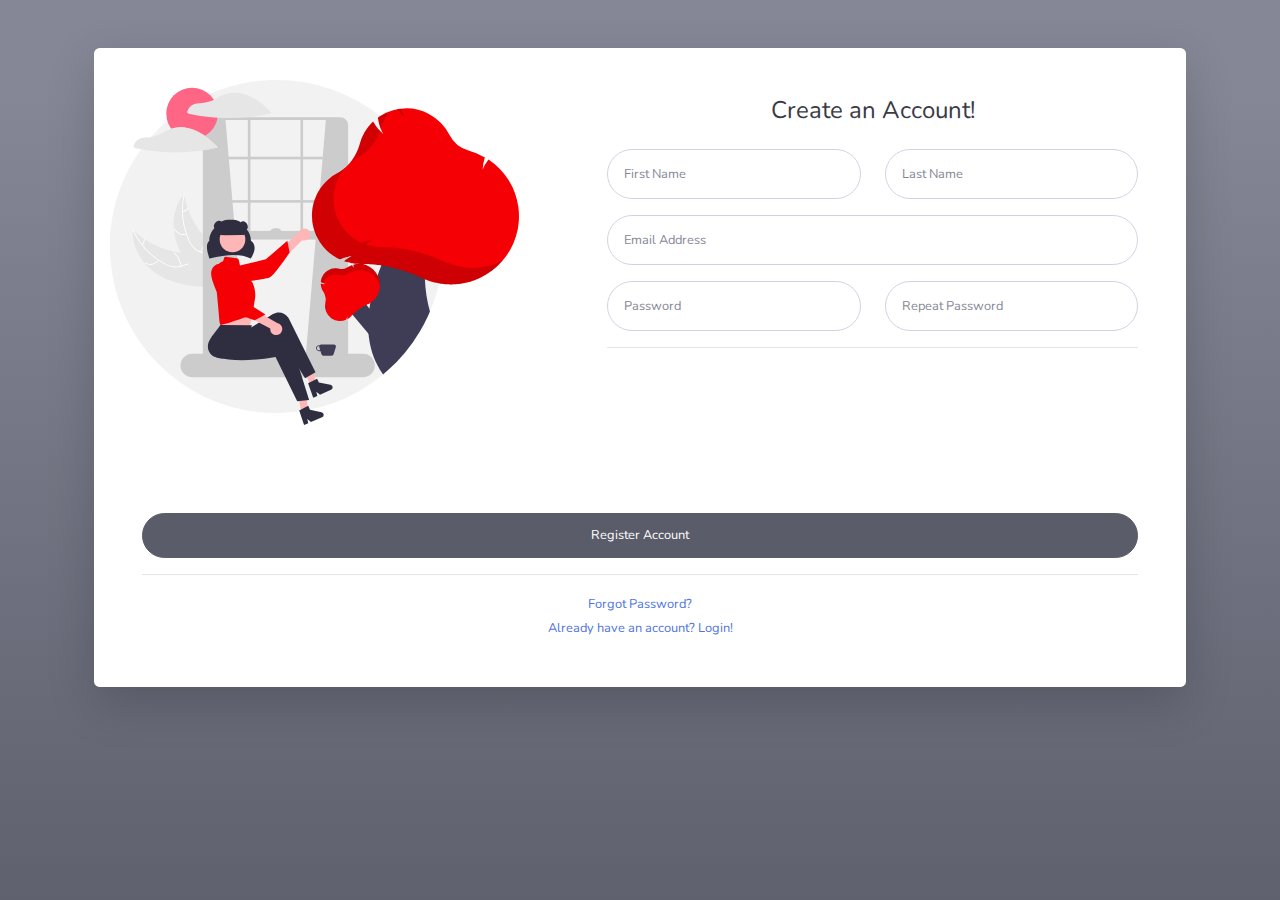
<file: register.html>
<!DOCTYPE html>
<html lang="en">

<head>

    <meta charset="utf-8">
    <meta http-equiv="X-UA-Compatible" content="IE=edge">
    <meta name="viewport" content="width=device-width, initial-scale=1, shrink-to-fit=no">
    <meta name="description" content="">
    <meta name="author" content="">

    <title>Blanca de Pedro ~ Inditex</title>
    <link rel="shortcut icon" type="image/x-icon" href="img/favicon.ico">

    <!-- Custom fonts for this template-->
    <link href="vendor/fontawesome-free/css/all.min.css" rel="stylesheet" type="text/css">
    <link
        href="https://fonts.googleapis.com/css?family=Nunito:200,200i,300,300i,400,400i,600,600i,700,700i,800,800i,900,900i"
        rel="stylesheet">

    <!-- Custom styles for this template-->
    <link href="css/sb-admin-2.min.css" rel="stylesheet">

</head>

<body class="bg-gradient-secondary">

    <div class="container">

        <div class="card o-hidden border-0 shadow-lg my-5">
            <div class="card-body p-0">
                <!-- Nested Row within Card Body -->
                <div class="row">
                    <div class="col">
                        <img class="img-fluid px-5 px-sm-4 mt-3 mb-4 align-self-auto p-lg-3" style="width: 30rem;" src="img/undraw_welcome_re_h3d9.svg" alt="...">
                    </div>
                    <div class="col-lg-7">
                        <div class="p-5">
                            <div class="text-center">
                                <h1 class="h4 text-gray-900 mb-4">Create an Account!</h1>
                            </div>
                            <form class="user">
                                <div class="form-group row">
                                    <div class="col-sm-6 mb-3 mb-sm-0">
                                        <input type="text" class="form-control form-control-user" id="exampleFirstName"
                                            placeholder="First Name">
                                    </div>
                                    <div class="col-sm-6">
                                        <input type="text" class="form-control form-control-user" id="exampleLastName"
                                            placeholder="Last Name">
                                    </div>
                                </div>
                                <div class="form-group">
                                    <input type="email" class="form-control form-control-user" id="exampleInputEmail"
                                        placeholder="Email Address">
                                </div>
                                <div class="form-group row">
                                    <div class="col-sm-6 mb-3 mb-sm-0">
                                        <input type="password" class="form-control form-control-user"
                                            id="exampleInputPassword" placeholder="Password">
                                    </div>
                                    <div class="col-sm-6">
                                        <input type="password" class="form-control form-control-user"
                                            id="exampleRepeatPassword" placeholder="Repeat Password">
                                    </div>
                                </div>
                            </form>
                            <hr>
                        </div>
                    </div>
                </div>
                <div class="row">
                    <div class="col-lg-12">
                        <form class="user align-self-center p-lg-5">
                            <a href="index.html" class="btn btn-dark btn-user btn-block">
                                Register Account
                            </a>
                            <hr>
                            <div class="text-center">
                                <a class="small" href="forgot-password.html">Forgot Password?</a>
                            </div>
                            <div class="text-center">
                                <a class="small" href="login.html">Already have an account? Login!</a>
                            </div>
                        </form>
                    </div>
                </div>
            </div>
        </div>

    </div>

    <!-- Bootstrap core JavaScript-->
    <script src="vendor/jquery/jquery.min.js"></script>
    <script src="vendor/bootstrap/js/bootstrap.bundle.min.js"></script>

    <!-- Core plugin JavaScript-->
    <script src="vendor/jquery-easing/jquery.easing.min.js"></script>

    <!-- Custom scripts for all pages-->
    <script src="js/sb-admin-2.min.js"></script>

</body>

</html>
</file>
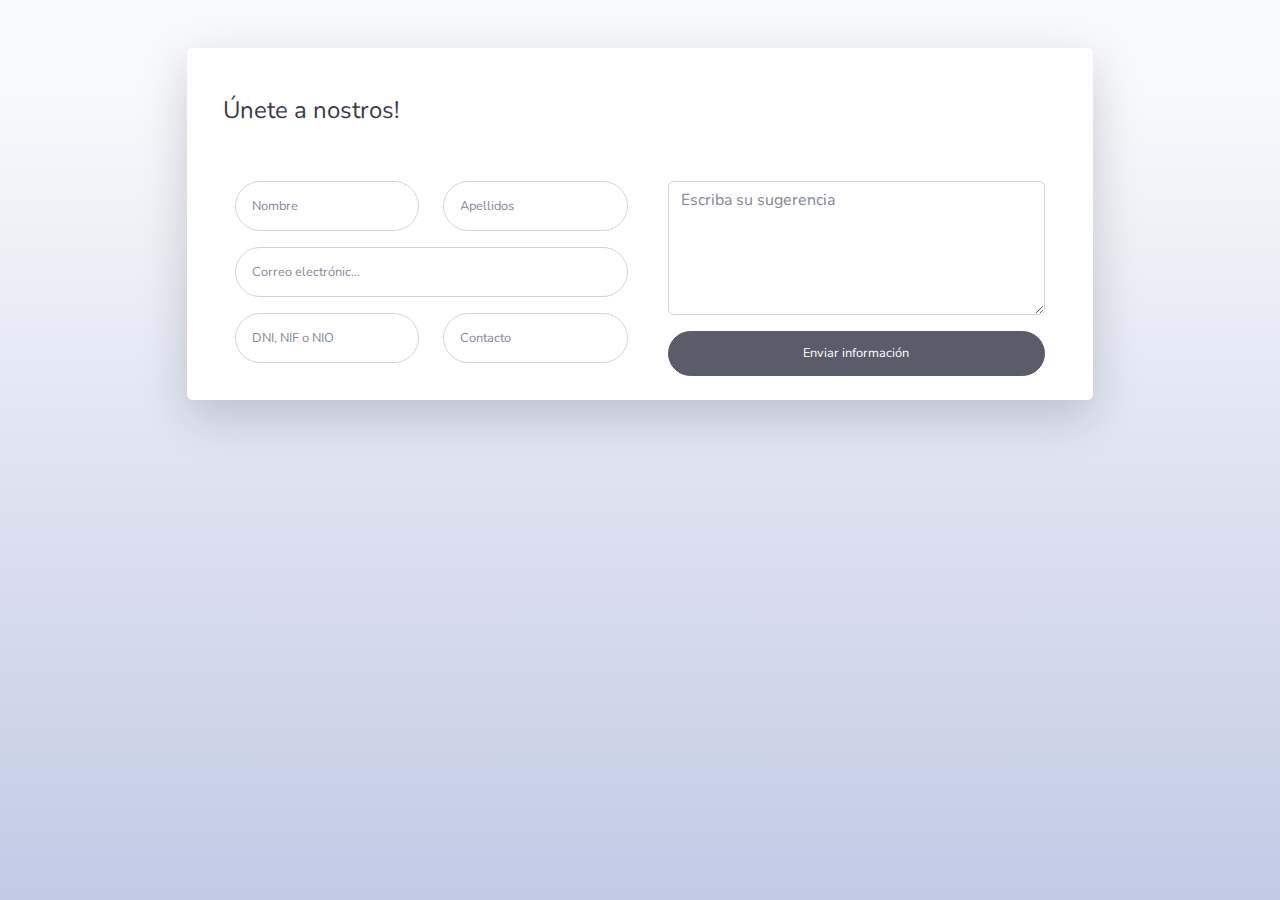
<file: unete-a-nosotros.html>
<!DOCTYPE html>
<html lang="en">

<head>

    <meta charset="utf-8">
    <meta http-equiv="X-UA-Compatible" content="IE=edge">
    <meta name="viewport" content="width=device-width, initial-scale=1, shrink-to-fit=no">
    <meta name="description" content="">
    <meta name="author" content="">

    <title>Blanca de Pedro ~ Inditex</title>
    <link rel="shortcut icon" type="image/x-icon" href="img/favicon.ico">

    <!-- Custom fonts for this template-->
    <link href="vendor/fontawesome-free/css/all.min.css" rel="stylesheet" type="text/css">
    <link
        href="https://fonts.googleapis.com/css?family=Nunito:200,200i,300,300i,400,400i,600,600i,700,700i,800,800i,900,900i"
        rel="stylesheet">

    <!-- Custom styles for this template-->
    <link href="css/sb-admin-2.min.css" rel="stylesheet">

</head>

<body class="bg-gradient-light">

    <div class="container">

        <!-- Outer Row -->
        <div class="row justify-content-center">

            <div class="col-xl-10 col-lg-12 col-md-9">

                <div class="card o-hidden border-0 shadow-lg my-5">
                    <div class="row">
                        <div class="align-self-center p-5">
                            <h1 class="h4 text-gray-900  align-self-center">Únete a nostros!</h1>
                        </div>
                    </div>
                    <div class="card-body p-0">
                        <!-- Nested Row within Card Body -->
                        <div class="row">
                            <div class="col-lg-6">
                                <div class="p-0 pl-5">
                                    <form class="user">
                                        <div class="form-group row">
                                            <div class="col-sm-6 mb-3 mb-sm-0">
                                                <input type="text" class="form-control form-control-user" id="exampleFirstName"
                                                    placeholder="Nombre">
                                            </div>
                                            <div class="col-sm-6">
                                                <input type="text" class="form-control form-control-user" id="exampleLastName"
                                                    placeholder="Apellidos">
                                            </div>
                                        </div>
                                        <div class="form-group">
                                            <input type="email" class="form-control form-control-user"
                                                id="exampleInputEmail" aria-describedby="emailHelp"
                                                placeholder="Correo electrónic...">
                                        </div>
                                        <div class="form-group row">
                                            <div class="col-sm-6 mb-3 mb-sm-0">
                                                <input type="text" class="form-control form-control-user" id="exampleDNI"
                                                    placeholder="DNI, NIF o NIO">
                                            </div>
                                            <div class="col-sm-6">
                                                <input type="text" class="form-control form-control-user" id="exampleContacto"
                                                    placeholder="Contacto">
                                            </div>
                                        </div>
                                    </form>
                                </div>
                            </div>
                             <div class="col-lg-6 pb-lg-4">
                                <div class="pl-3 pr-5">
                                    <form class="user">
                                        <div class="form-group">
                                            <textarea id ="comentario" name="textarea" rows="5" cols="30" placeholder="Escriba su sugerencia" class="form-control"></textarea>
                                        </div>
                                        <a href="index.html" class="btn btn-dark btn-user btn-block">
                                            Enviar información
                                        </a>
                                    </form>
                                </div>
                            </div>
                        </div>
                    </div>
                </div>

            </div>

        </div>

    </div>

    <!-- Bootstrap core JavaScript-->
    <script src="vendor/jquery/jquery.min.js"></script>
    <script src="vendor/bootstrap/js/bootstrap.bundle.min.js"></script>

    <!-- Core plugin JavaScript-->
    <script src="vendor/jquery-easing/jquery.easing.min.js"></script>

    <!-- Custom scripts for all pages-->
    <script src="js/sb-admin-2.min.js"></script>

</body>

</html>
</file>
